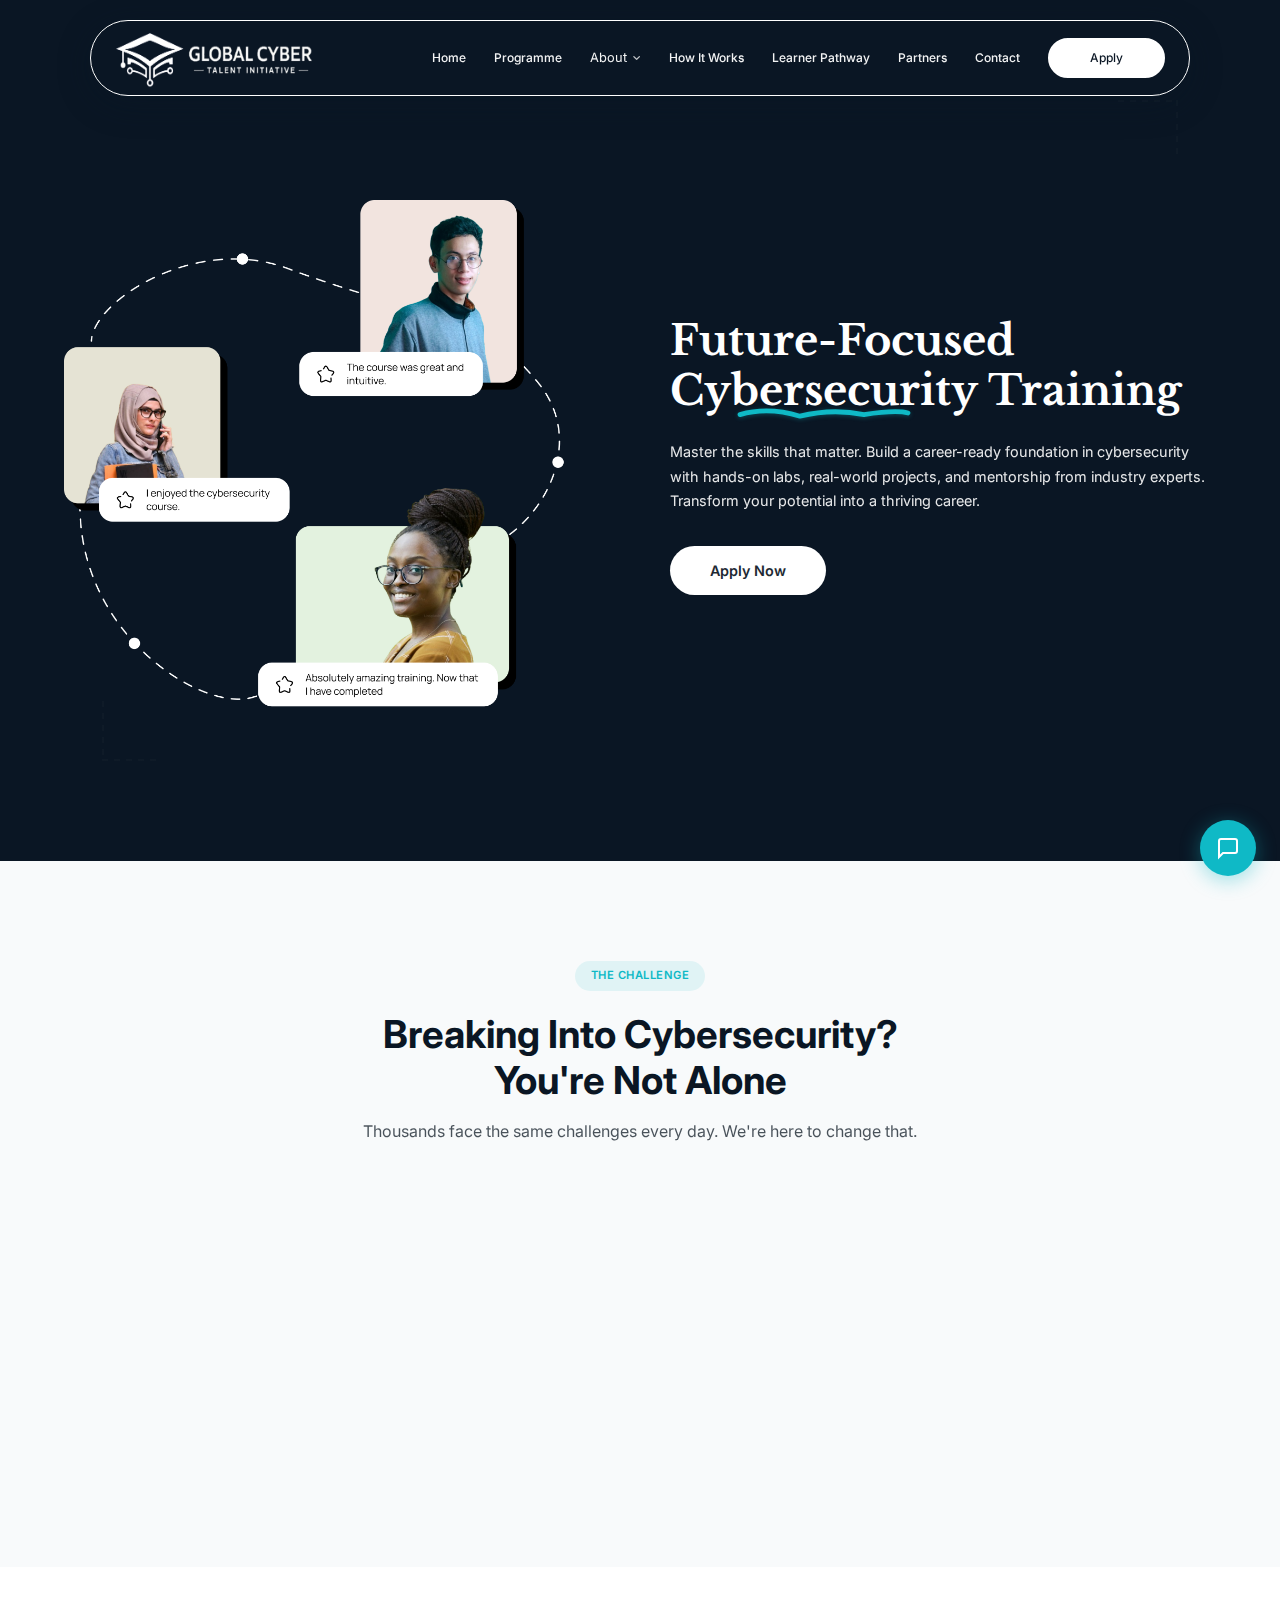
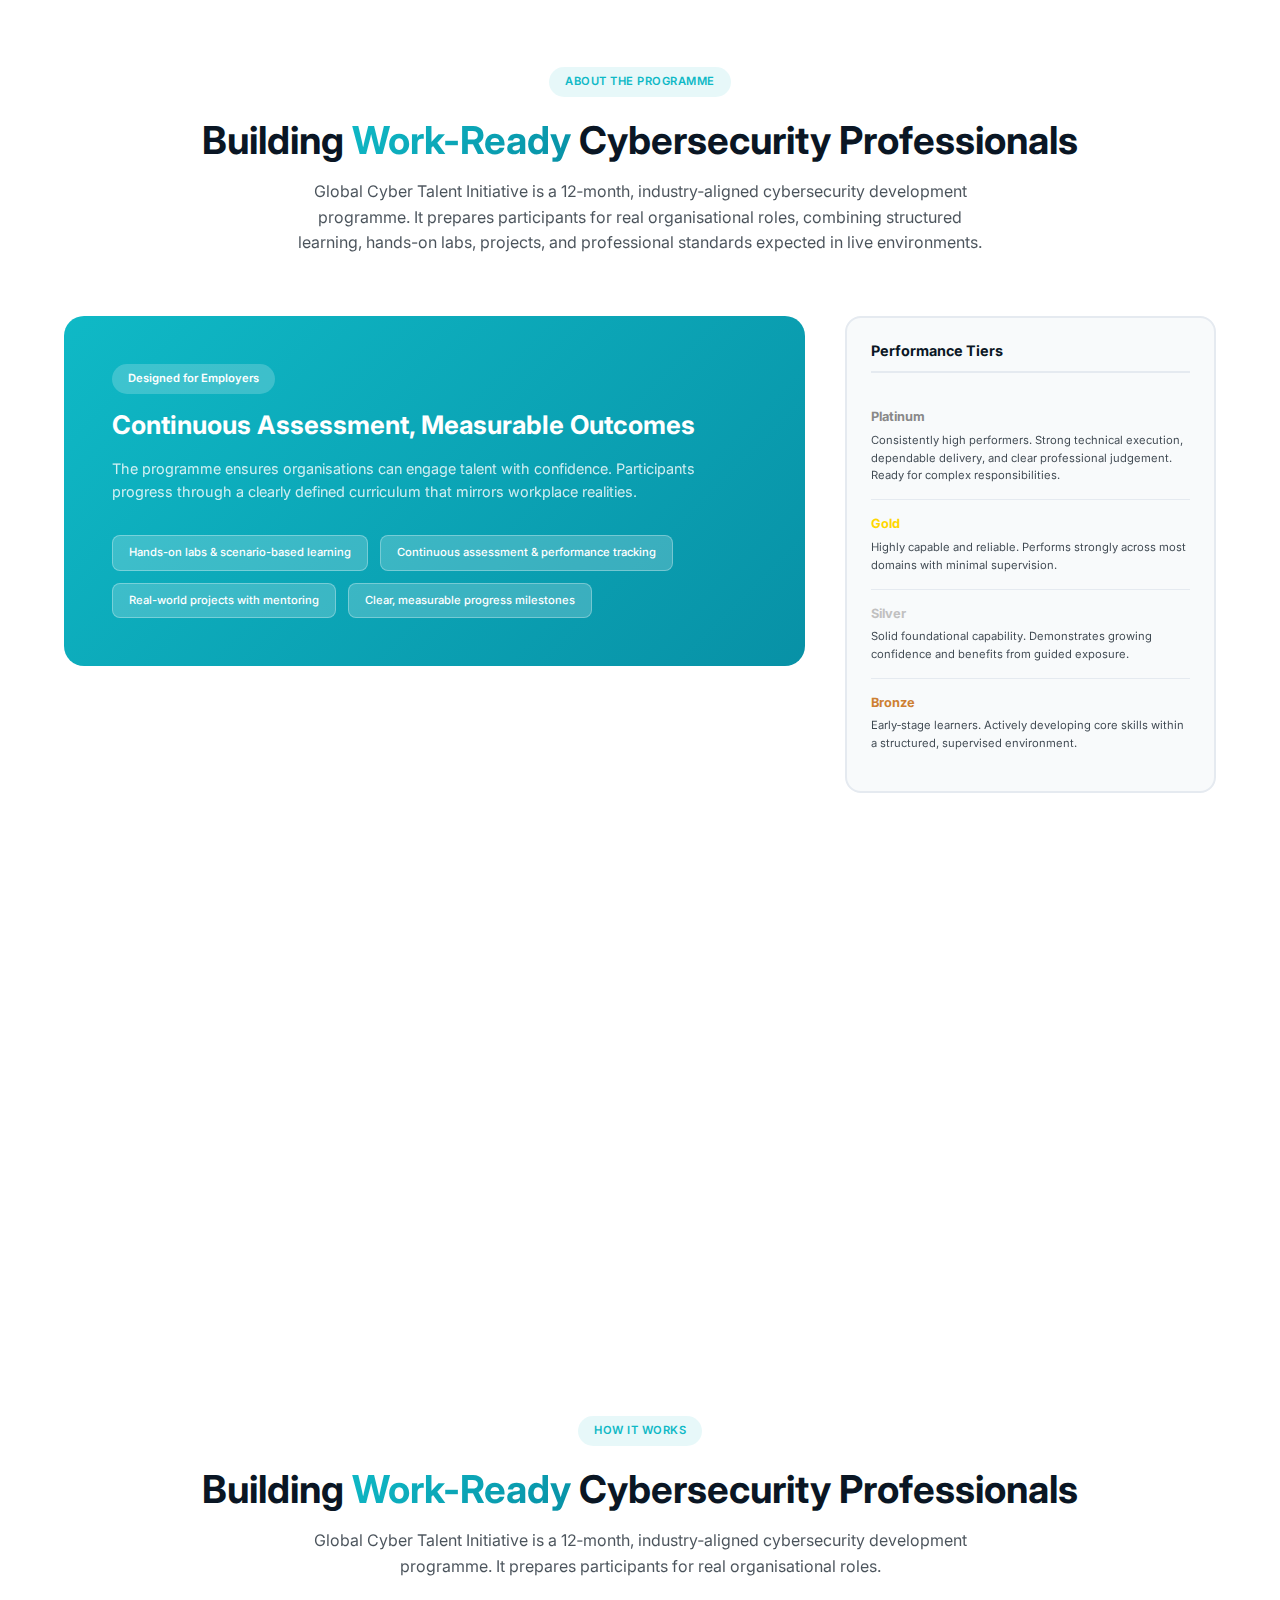
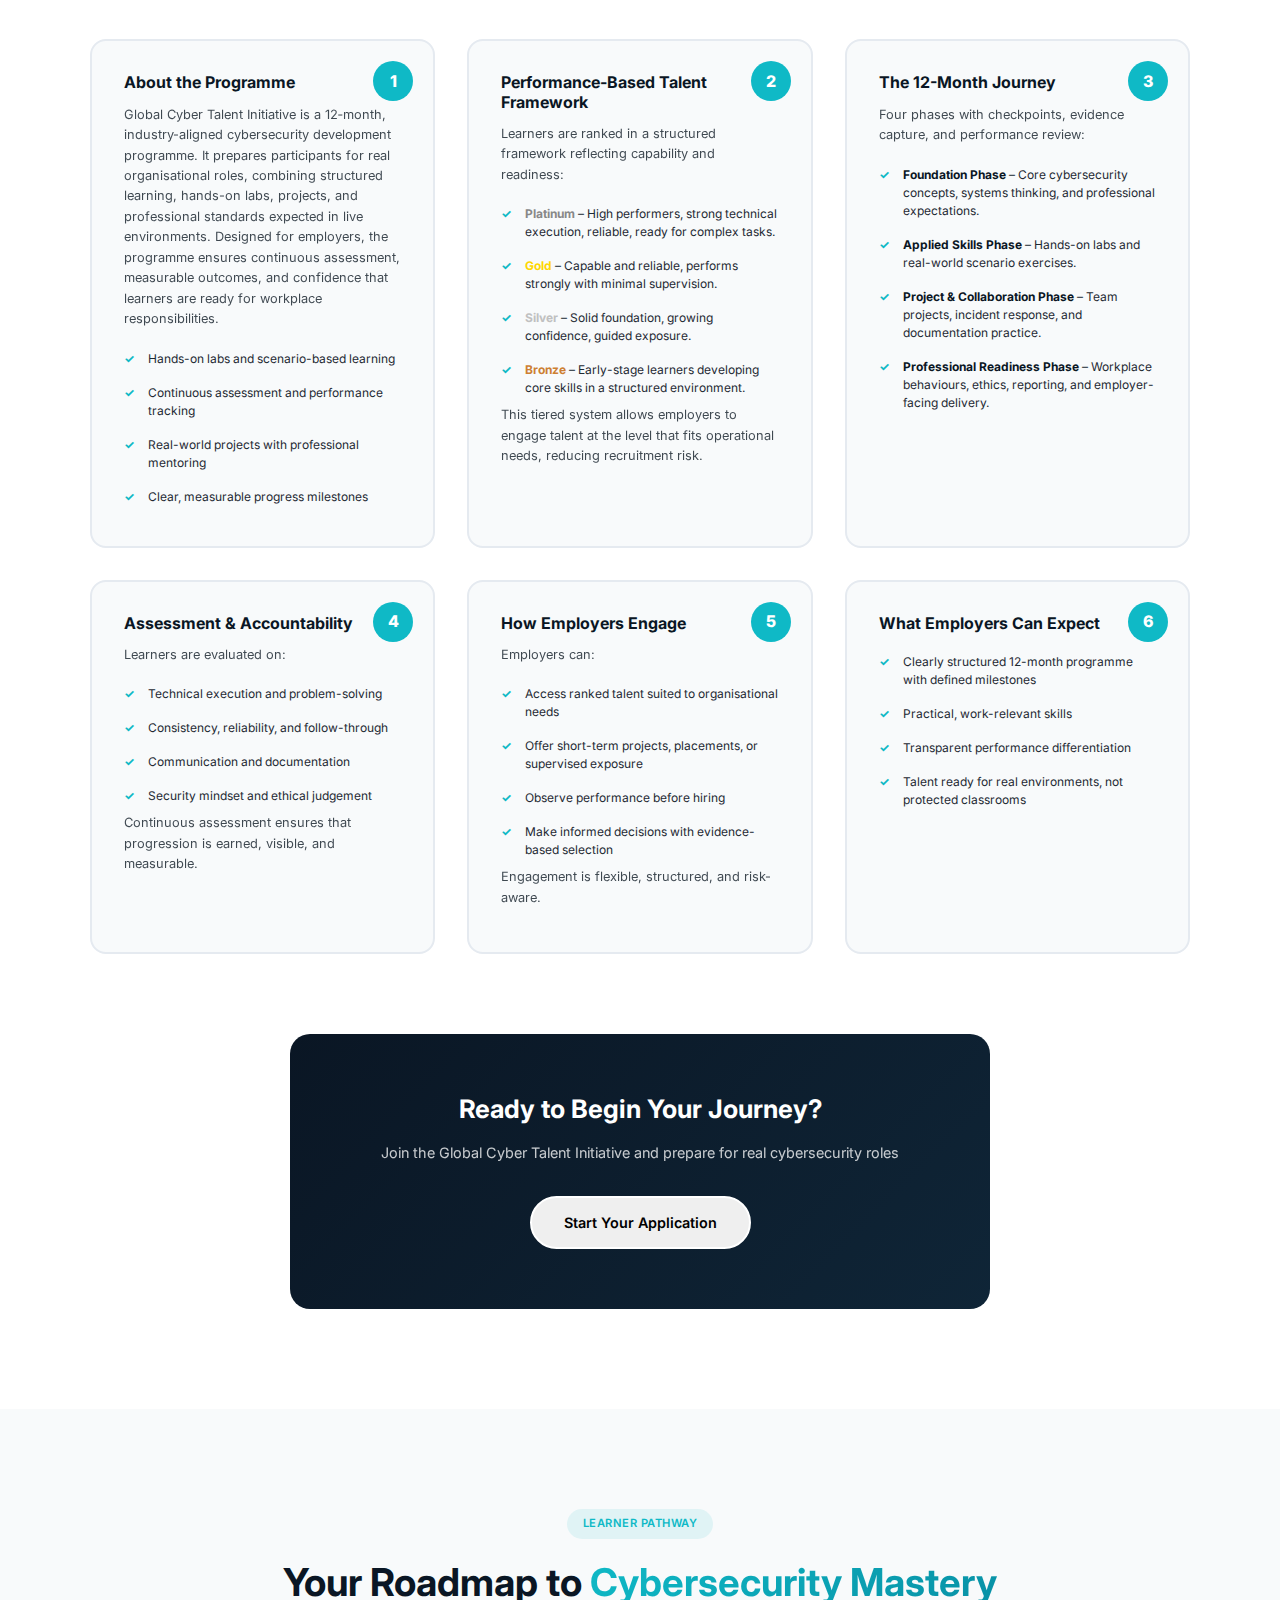
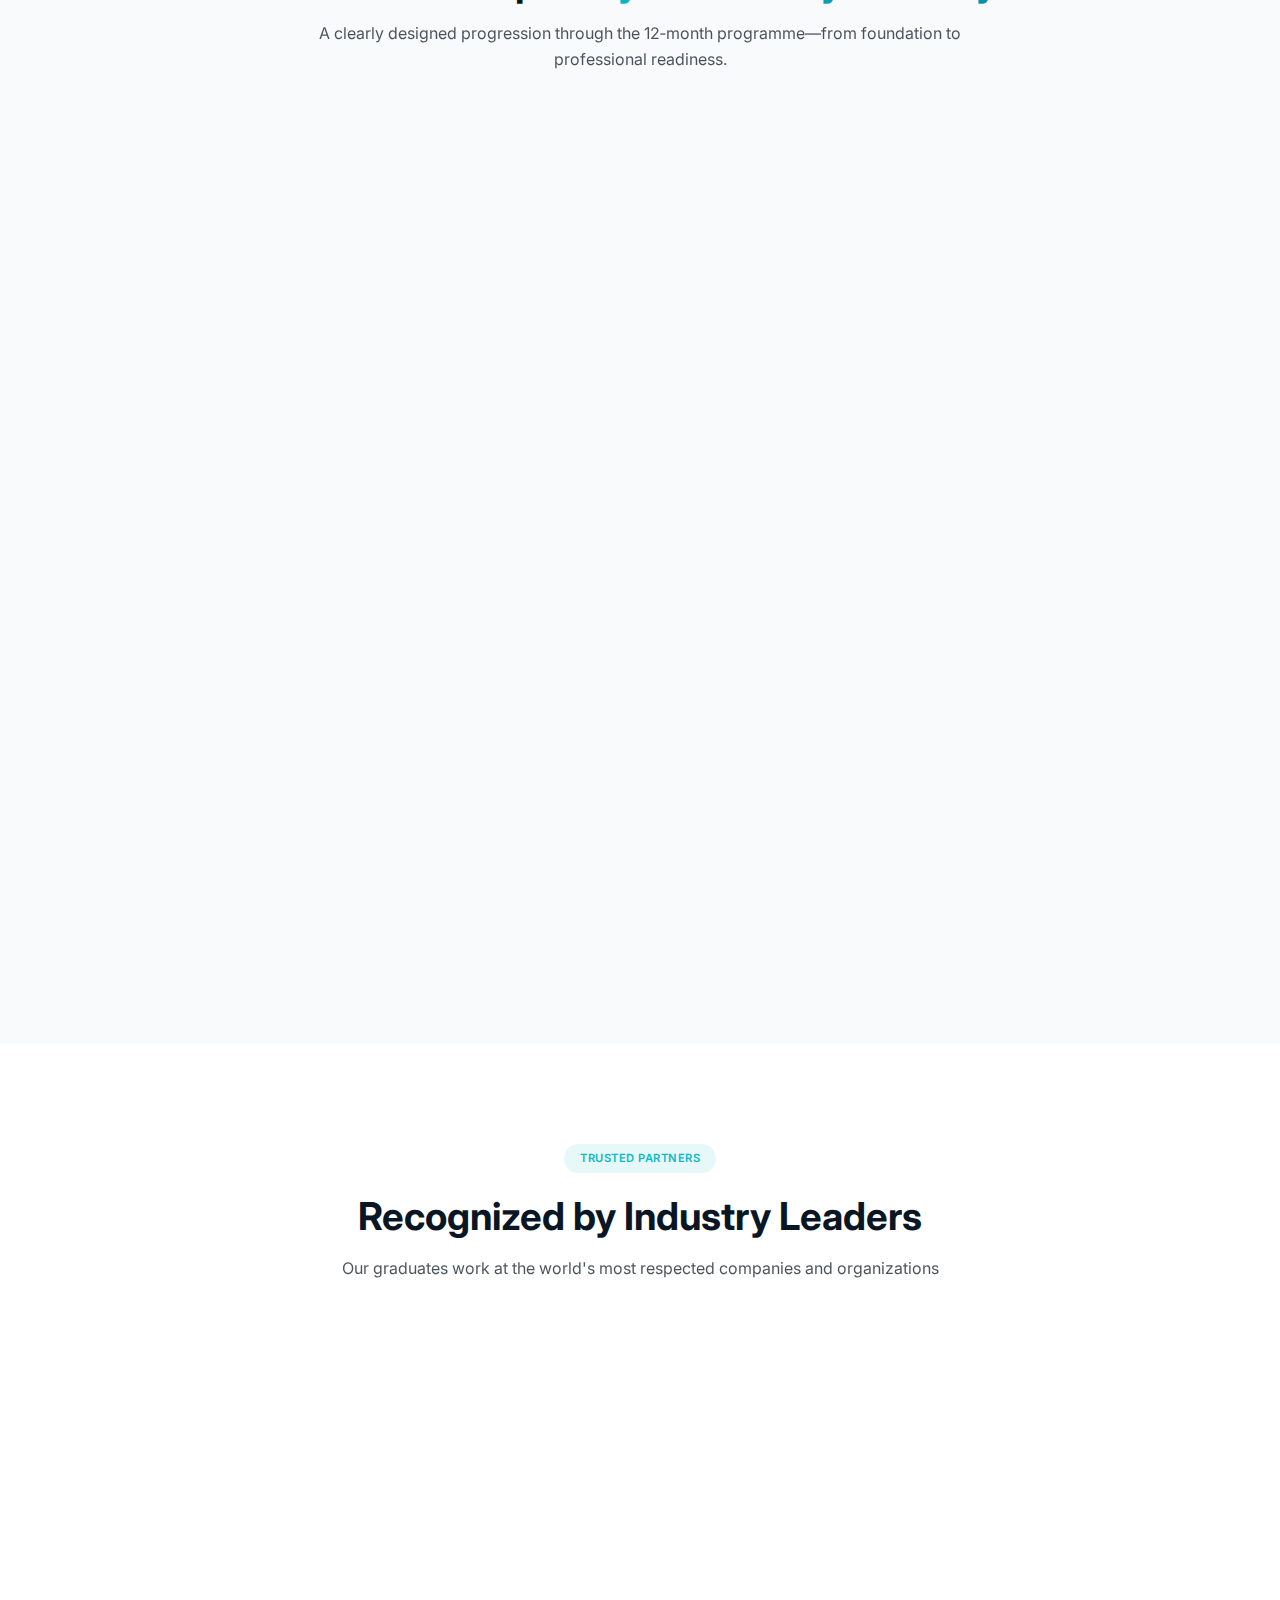
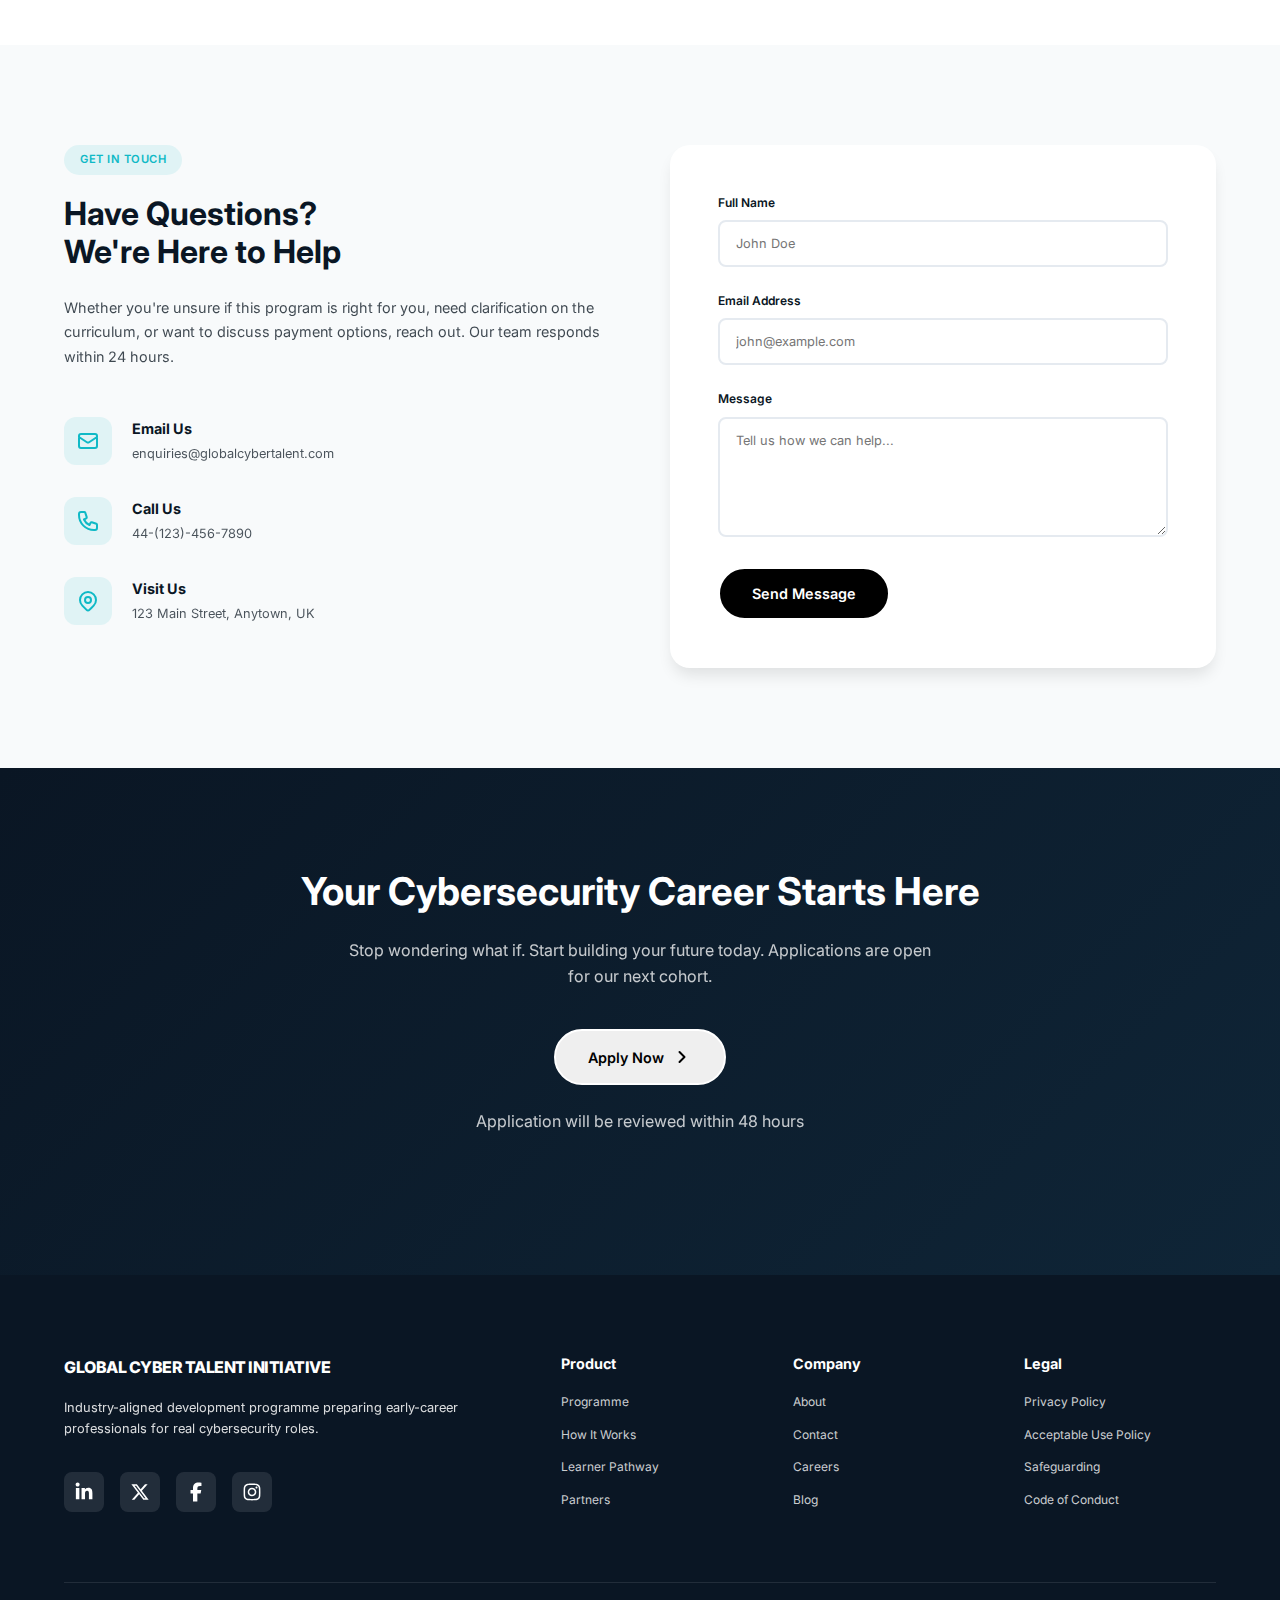
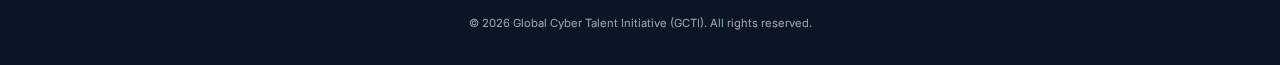
<file: index.html>
<!DOCTYPE html>
<html lang="en">
<head>
    <meta charset="UTF-8">
    <meta name="viewport" content="width=device-width, initial-scale=1.0">
    <title>GCTI - Future-Ready Cybersecurity Training</title>
    <link rel="preconnect" href="https://fonts.googleapis.com">
    <link rel="preconnect" href="https://fonts.gstatic.com" crossorigin>
    <link href="https://fonts.googleapis.com/css2?family=Inter:wght@300;400;500;600;700;800;900&family=Libre+Baskerville:ital,wght@0,400;0,700;1,400&display=swap" rel="stylesheet">
    <link rel="stylesheet" href="styles.css">

    <link rel="icon" type="image/png" sizes="32x32" href="img/favicon2.png">
    <!-- Icons -->
    <link rel="stylesheet" href="https://cdnjs.cloudflare.com/ajax/libs/font-awesome/6.4.2/css/all.min.css"/>
</head>
<body>
    <!-- Navigation Bar -->
    <nav class="navbar" id="navbar">
        <div class="container nav-container">
            <div class="logo">
                <a href="#home">
                    <img src="img/logo4.png" alt="GCTI Logo" style="width: 200px;">
                </a>
            </div>
            <button class="mobile-menu-toggle" id="mobileMenuToggle" aria-label="Toggle menu">
                <span></span>
                <span></span>
                <span></span>
            </button>
            <ul class="nav-links" id="navLinks">
                <li><a href="#home">Home</a></li>
                <li><a href="#programme">Programme</a></li>
                <li class="nav-item-has-dropdown">
                    <button class="nav-dropdown-toggle" type="button">
                        About
                        <span class="nav-dropdown-caret"><i class="fa-solid fa-angle-down"></i></span>
                    </button>
                    <ul class="nav-dropdown">
                        <li><a href="about.html">About GCTI</a></li>
                        <li><a href="programme-overview.html">Programme Overview</a></li>
                    </ul>
                </li>
                <li><a href="#how-it-works">How It Works</a></li>
                <li><a href="#learner-pathway">Learner Pathway</a></li>
                <li><a href="#partners">Partners</a></li>
                <li><a href="#contact">Contact</a></li>
                <li><a href="#apply" class="btn btn-primary">Apply</a></li>
            </ul>
        </div>
    </nav>

    <!-- Hero Section -->
    <section id="home" class="hero hero-light">
        <div class="hero-dots hero-dots-tr" aria-hidden="true"></div>
        <div class="hero-dots hero-dots-bl" aria-hidden="true"></div>
        <div class="container hero-container">
            <div class="hero-grid">
                <div class="hero-visual">
                    <img 
                        src="img/hero-section-image-white.png" 
                        alt="Student testimonials - The course was great and intuitive, I enjoyed the cybersecurity course, Absolutely amazing training"
                        class="hero-testimonial-img"
                    >
                </div>
                <div class="hero-content">
                    <h1 class="hero-title">
                        <span class="hero-title-rotating-wrap"><span class="hero-title-rotating" id="heroRotatingWord" aria-live="polite">Future-Focused</span></span> <span class="hero-title-underline">Cybersecurity</span> Training
                    </h1>
                    <p class="hero-subtitle">
                        Master the skills that matter. Build a career-ready foundation in cybersecurity 
                        with hands-on labs, real-world projects, and mentorship from industry experts. 
                        Transform your potential into a thriving career.
                    </p>
                    <button class="btn btn-hero-cta" onclick="openApplyModal()">
                        Apply Now
                    </button>
                </div>
            </div>
        </div>
    </section>

    <!-- Problem Section (Inspired by Worktella) -->
    <section class="problem-section">
        <div class="container">
            <div class="section-badge">The Challenge</div>
            <h2 class="section-title">Breaking Into Cybersecurity?<br>You're Not Alone</h2>
            <p class="section-subtitle">Thousands face the same challenges every day. We're here to change that.</p>
            
            <div class="problem-grid">
                <div class="problem-card">
                    <div class="problem-icon" style="background: #FFF3E0;">
                        <svg width="24" height="24" viewBox="0 0 24 24" fill="none">
                            <path d="M12 2L2 7L12 12L22 7L12 2Z" stroke="#FF9800" stroke-width="2" stroke-linejoin="round"/>
                            <path d="M2 17L12 22L22 17" stroke="#FF9800" stroke-width="2" stroke-linecap="round" stroke-linejoin="round"/>
                            <path d="M2 12L12 17L22 12" stroke="#FF9800" stroke-width="2" stroke-linecap="round" stroke-linejoin="round"/>
                        </svg>
                    </div>
                    <h3>Theory Over Practice</h3>
                    <p>You've watched countless tutorials and earned certificates, but when it's time to apply for jobs, you realize you lack real, hands-on experience that employers demand.</p>
                </div>
                
                <div class="problem-card">
                    <div class="problem-icon" style="background: #E3F2FD;">
                        <svg width="24" height="24" viewBox="0 0 24 24" fill="none">
                            <rect x="3" y="3" width="18" height="18" rx="2" stroke="#2196F3" stroke-width="2"/>
                            <path d="M9 9L15 15M15 9L9 15" stroke="#2196F3" stroke-width="2" stroke-linecap="round"/>
                        </svg>
                    </div>
                    <h3>Generic Training</h3>
                    <p>One-size-fits-all courses don't account for your unique background, learning pace, or career goals. You need personalized guidance and mentorship, not just video lectures.</p>
                </div>
                
                <div class="problem-card">
                    <div class="problem-icon" style="background: #F3E5F5;">
                        <svg width="24" height="24" viewBox="0 0 24 24" fill="none">
                            <rect x="3" y="7" width="18" height="13" rx="2" stroke="#9C27B0" stroke-width="2"/>
                            <rect x="8" y="4" width="8" height="4" rx="1" stroke="#9C27B0" stroke-width="2"/>
                            <path d="M16 7V6C16 5.44772 15.5523 5 15 5H9C8.44772 5 8 5.44772 8 6V7" stroke="#9C27B0" stroke-width="2"/>
                            <path d="M3 12H21" stroke="#9C27B0" stroke-width="2"/>
                        </svg>
                    </div>
                    <h3>Job Market Disconnect</h3>
                    <p>Traditional programs teach outdated skills or ignore what employers actually need. You graduate without the practical experience or portfolio to land your first role.</p>
                </div>
            </div>
        </div>
    </section>

    <!-- Programme Section -->
    <section id="programme" class="programme-section">
        <div class="container">
            <div class="section-badge">About the Programme</div>
            <h2 class="section-title">Building <span class="gradient-text">Work-Ready</span> Cybersecurity Professionals</h2>
            <p class="section-subtitle">Global Cyber Talent Initiative is a 12‑month, industry‑aligned cybersecurity development programme. It prepares participants for real organisational roles, combining structured learning, hands-on labs, projects, and professional standards expected in live environments.</p>
            
            <div class="programme-content">
                <div class="programme-main">
                    <div class="programme-hero-card">
                        <div class="programme-tag">Designed for Employers</div>
                        <h3>Continuous Assessment, Measurable Outcomes</h3>
                        <p>The programme ensures organisations can engage talent with confidence. Participants progress through a clearly defined curriculum that mirrors workplace realities.</p>
                        
                        <div class="skill-tags">
                            <span class="skill-tag">Hands-on labs & scenario-based learning</span>
                            <span class="skill-tag">Continuous assessment & performance tracking</span>
                            <span class="skill-tag">Real-world projects with mentoring</span>
                            <span class="skill-tag">Clear, measurable progress milestones</span>
                        </div>
                    </div>

                    <div class="programme-features">
                        <div class="feature-card">
                            <div class="feature-icon">
                                <svg width="32" height="32" viewBox="0 0 32 32" fill="none">
                                    <path d="M16 4L4 10L16 16L28 10L16 4Z" stroke="#0FB9C6" stroke-width="2.5" stroke-linejoin="round"/>
                                    <path d="M4 22L16 28L28 22" stroke="#0FB9C6" stroke-width="2.5" stroke-linecap="round" stroke-linejoin="round"/>
                                    <path d="M4 16L16 22L28 16" stroke="#0FB9C6" stroke-width="2.5" stroke-linecap="round" stroke-linejoin="round"/>
                                </svg>
                            </div>
                            <div class="feature-content">
                                <h4>Structured Learning</h4>
                                <p>Learning is active, measurable, and outcome‑driven. Unlike short courses or purely theoretical training, learners are continuously assessed across technical capability, reliability, communication, and security mindset.</p>
                            </div>
                        </div>

                        <div class="feature-card">
                            <div class="feature-icon">
                                <svg width="32" height="32" viewBox="0 0 32 32" fill="none">
                                    <path d="M16 28C22.6274 28 28 22.6274 28 16C28 9.37258 22.6274 4 16 4C9.37258 4 4 9.37258 4 16C4 22.6274 9.37258 28 16 28Z" stroke="#0FB9C6" stroke-width="2.5"/>
                                    <path d="M16 10V16L20 20" stroke="#0FB9C6" stroke-width="2.5" stroke-linecap="round"/>
                                </svg>
                            </div>
                            <div class="feature-content">
                                <h4>Performance-Based Talent Framework</h4>
                                <p>Learners are ranked within a structured framework. These tiers reflect demonstrated capability and readiness—not potential promises. Employers can engage talent at the level that matches their risk appetite and business needs.</p>
                            </div>
                        </div>

                        <div class="feature-card">
                            <div class="feature-icon">
                                <svg width="32" height="32" viewBox="0 0 32 32" fill="none">
                                    <rect x="6" y="10" width="20" height="16" rx="2" stroke="#0FB9C6" stroke-width="2.5"/>
                                    <path d="M12 10V8C12 5.79086 13.7909 4 16 4C18.2091 4 20 5.79086 20 8V10" stroke="#0FB9C6" stroke-width="2.5" stroke-linecap="round"/>
                                    <circle cx="16" cy="18" r="2" fill="#0FB9C6"/>
                                </svg>
                            </div>
                            <div class="feature-content">
                                <h4>What Employers Can Expect</h4>
                                <p>A clearly structured 12‑month programme with defined milestones; practical, work‑relevant skills; ongoing assessment rather than one‑off certification; transparent performance differentiation; and talent that understands professional standards, not just tools.</p>
                            </div>
                        </div>
                    </div>
                </div>

                <div class="programme-sidebar">
                    <div class="info-card framework-card">
                        <h4 class="framework-title">Performance Tiers</h4>
                        <div class="framework-tier tier-platinum">
                            <span class="tier-name">Platinum</span>
                            <span class="tier-desc">Consistently high performers. Strong technical execution, dependable delivery, and clear professional judgement. Ready for complex responsibilities.</span>
                        </div>
                        <div class="framework-tier tier-gold">
                            <span class="tier-name">Gold</span>
                            <span class="tier-desc">Highly capable and reliable. Performs strongly across most domains with minimal supervision.</span>
                        </div>
                        <div class="framework-tier tier-silver">
                            <span class="tier-name">Silver</span>
                            <span class="tier-desc">Solid foundational capability. Demonstrates growing confidence and benefits from guided exposure.</span>
                        </div>
                        <div class="framework-tier tier-bronze">
                            <span class="tier-name">Bronze</span>
                            <span class="tier-desc">Early‑stage learners. Actively developing core skills within a structured, supervised environment.</span>
                        </div>
                    </div>
                </div>
            </div>
        </div>
    </section>

    <!-- How It Works Section -->
    <section id="how-it-works" class="how-it-works-section">
        <div class="container">
            <div class="section-badge">How It Works</div>
            <h2 class="section-title">Building <span class="gradient-text">Work-Ready</span> Cybersecurity Professionals</h2>
            <p class="section-subtitle">Global Cyber Talent Initiative is a 12‑month, industry‑aligned cybersecurity development programme. It prepares participants for real organisational roles.</p>
            
            <div class="how-it-works-grid">
                <div class="how-block">
                    <div class="how-block-number">1</div>
                    <h3>About the Programme</h3>
                    <p>Global Cyber Talent Initiative is a 12‑month, industry-aligned cybersecurity development programme. It prepares participants for real organisational roles, combining structured learning, hands-on labs, projects, and professional standards expected in live environments. Designed for employers, the programme ensures continuous assessment, measurable outcomes, and confidence that learners are ready for workplace responsibilities.</p>
                    <ul class="how-highlights">
                        <li>Hands-on labs and scenario-based learning</li>
                        <li>Continuous assessment and performance tracking</li>
                        <li>Real-world projects with professional mentoring</li>
                        <li>Clear, measurable progress milestones</li>
                    </ul>
                </div>

                <div class="how-block">
                    <div class="how-block-number">2</div>
                    <h3>Performance-Based Talent Framework</h3>
                    <p>Learners are ranked in a structured framework reflecting capability and readiness:</p>
                    <ul class="how-highlights">
                        <li><strong class="tier-platinum">Platinum</strong> – High performers, strong technical execution, reliable, ready for complex tasks.</li>
                        <li><strong class="tier-gold">Gold</strong> – Capable and reliable, performs strongly with minimal supervision.</li>
                        <li><strong class="tier-silver">Silver</strong> – Solid foundation, growing confidence, guided exposure.</li>
                        <li><strong class="tier-bronze">Bronze</strong> – Early-stage learners developing core skills in a structured environment.</li>
                    </ul>
                    <p>This tiered system allows employers to engage talent at the level that fits operational needs, reducing recruitment risk.</p>
                </div>

                <div class="how-block">
                    <div class="how-block-number">3</div>
                    <h3>The 12-Month Journey</h3>
                    <p>Four phases with checkpoints, evidence capture, and performance review:</p>
                    <ul class="how-highlights">
                        <li><strong>Foundation Phase</strong> – Core cybersecurity concepts, systems thinking, and professional expectations.</li>
                        <li><strong>Applied Skills Phase</strong> – Hands-on labs and real-world scenario exercises.</li>
                        <li><strong>Project & Collaboration Phase</strong> – Team projects, incident response, and documentation practice.</li>
                        <li><strong>Professional Readiness Phase</strong> – Workplace behaviours, ethics, reporting, and employer-facing delivery.</li>
                    </ul>
                </div>

                <div class="how-block">
                    <div class="how-block-number">4</div>
                    <h3>Assessment & Accountability</h3>
                    <p>Learners are evaluated on:</p>
                    <ul class="how-highlights">
                        <li>Technical execution and problem-solving</li>
                        <li>Consistency, reliability, and follow-through</li>
                        <li>Communication and documentation</li>
                        <li>Security mindset and ethical judgement</li>
                    </ul>
                    <p>Continuous assessment ensures that progression is earned, visible, and measurable.</p>
                </div>

                <div class="how-block">
                    <div class="how-block-number">5</div>
                    <h3>How Employers Engage</h3>
                    <p>Employers can:</p>
                    <ul class="how-highlights">
                        <li>Access ranked talent suited to organisational needs</li>
                        <li>Offer short-term projects, placements, or supervised exposure</li>
                        <li>Observe performance before hiring</li>
                        <li>Make informed decisions with evidence-based selection</li>
                    </ul>
                    <p>Engagement is flexible, structured, and risk-aware.</p>
                </div>

                <div class="how-block">
                    <div class="how-block-number">6</div>
                    <h3>What Employers Can Expect</h3>
                    <ul class="how-highlights">
                        <li>Clearly structured 12-month programme with defined milestones</li>
                        <li>Practical, work-relevant skills</li>
                        <li>Transparent performance differentiation</li>
                        <li>Talent ready for real environments, not protected classrooms</li>
                    </ul>
                </div>
            </div>

            <div class="cta-box">
                <h3>Ready to Begin Your Journey?</h3>
                <p>Join the Global Cyber Talent Initiative and prepare for real cybersecurity roles</p>
                <button class="btn btn-primary btn-large" onclick="openApplyModal()">Start Your Application</button>
            </div>
        </div>
    </section>

    <!-- Learner Pathway Section -->
    <section id="learner-pathway" class="learner-pathway-section">
        <div class="container">
            <div class="section-badge">Learner Pathway</div>
            <h2 class="section-title">Your Roadmap to <span class="gradient-text">Cybersecurity Mastery</span></h2>
            <p class="section-subtitle">A clearly designed progression through the 12‑month programme—from foundation to professional readiness.</p>
            
            <div class="pathway pathway-simple">
                <div class="pathway-stage">
                    <div class="stage-header">
                        <div class="stage-number">Phase 1</div>
                        <h3>Foundation Phase</h3>
                        <div class="stage-duration">Core concepts</div>
                    </div>
                    <div class="stage-content">
                        <p class="stage-description">Core cybersecurity concepts, systems thinking, and professional expectations.</p>
                    </div>
                </div>
                <div class="pathway-stage">
                    <div class="stage-header">
                        <div class="stage-number">Phase 2</div>
                        <h3>Applied Skills Phase</h3>
                        <div class="stage-duration">Hands-on</div>
                    </div>
                    <div class="stage-content">
                        <p class="stage-description">Hands-on labs and real-world scenario exercises.</p>
                    </div>
                </div>
                <div class="pathway-stage">
                    <div class="stage-header">
                        <div class="stage-number">Phase 3</div>
                        <h3>Project & Collaboration Phase</h3>
                        <div class="stage-duration">Team work</div>
                    </div>
                    <div class="stage-content">
                        <p class="stage-description">Team projects, incident response, and documentation practice.</p>
                    </div>
                </div>
                <div class="pathway-stage">
                    <div class="stage-header">
                        <div class="stage-number">Phase 4</div>
                        <h3>Professional Readiness Phase</h3>
                        <div class="stage-duration">Employer-facing</div>
                    </div>
                    <div class="stage-content">
                        <p class="stage-description">Workplace behaviours, ethics, reporting, and employer-facing delivery. Each phase includes checkpoints, evidence capture, and performance review.</p>
                    </div>
                </div>
            </div>
        </div>
    </section>

    <!-- Partners Section -->
    <section id="partners" class="partners-section">
        <div class="container">
            <div class="section-badge">Trusted Partners</div>
            <h2 class="section-title">Recognized by Industry Leaders</h2>
            <p class="section-subtitle">Our graduates work at the world's most respected companies and organizations</p>
            
            <div class="partners-grid">
                <div class="partner-logo">
                    <img src="https://upload.wikimedia.org/wikipedia/commons/4/44/Microsoft_logo.svg" alt="Microsoft Logo" style="height:40px;" loading="lazy">
                </div>
                <div class="partner-logo">
                    <img src="https://upload.wikimedia.org/wikipedia/commons/2/2f/Google_2015_logo.svg" alt="Google Logo" style="height:40px;" loading="lazy">
                </div>
                <div class="partner-logo">
                    <img src="https://upload.wikimedia.org/wikipedia/commons/9/93/Amazon_Web_Services_Logo.svg" alt="AWS Logo" style="height:40px;" loading="lazy">
                </div>
                <div class="partner-logo">
                    <img src="https://logos-world.net/wp-content/uploads/2021/08/Cisco-Logo.png" alt="Cisco Logo" style="height:40px;" loading="lazy">
                </div>
                <div class="partner-logo">
                    <img src="https://upload.wikimedia.org/wikipedia/commons/5/51/IBM_logo.svg" alt="IBM Logo" style="height:40px;" loading="lazy">
                </div>
            </div>
        </div>
    </section>

    <!-- Contact Section -->
    <section id="contact" class="contact-section">
        <div class="container">
            <div class="contact-content">
                <div class="contact-info">
                    <div class="section-badge">Get In Touch</div>
                    <h2>Have Questions?<br>We're Here to Help</h2>
                    <p>Whether you're unsure if this program is right for you, need clarification on the curriculum, or want to discuss payment options, reach out. Our team responds within 24 hours.</p>
                    
                    <div class="contact-details">
                        <div class="contact-item">
                            <div class="contact-icon">
                                <svg width="24" height="24" viewBox="0 0 24 24" fill="none">
                                    <path d="M3 8L10.89 13.26C11.54 13.67 12.46 13.67 13.11 13.26L21 8M5 19H19C20.1046 19 21 18.1046 21 17V7C21 5.89543 20.1046 5 19 5H5C3.89543 5 3 5.89543 3 7V17C3 18.1046 3.89543 19 5 19Z" stroke="#0FB9C6" stroke-width="2" stroke-linecap="round" stroke-linejoin="round"/>
                                </svg>
                            </div>
                            <div>
                                <strong>Email Us</strong>
                                <p>enquiries@globalcybertalent.com</p>
                            </div>
                        </div>
                        
                        <div class="contact-item">
                            <div class="contact-icon">
                                <svg width="24" height="24" viewBox="0 0 24 24" fill="none">
                                    <path d="M3 5C3 3.89543 3.89543 3 5 3H8.27924C8.70967 3 9.09181 3.27543 9.22792 3.68377L10.7257 8.17721C10.8831 8.64932 10.6694 9.16531 10.2243 9.38787L7.96701 10.5165C9.06925 12.9612 11.0388 14.9308 13.4835 16.033L14.6121 13.7757C14.8347 13.3306 15.3507 13.1169 15.8228 13.2743L20.3162 14.7721C20.7246 14.9082 21 15.2903 21 15.7208V19C21 20.1046 20.1046 21 19 21H18C9.71573 21 3 14.2843 3 6V5Z" stroke="#0FB9C6" stroke-width="2" stroke-linecap="round" stroke-linejoin="round"/>
                                </svg>
                            </div>
                            <div>
                                <strong>Call Us</strong>
                                <p>44-(123)-456-7890</p>
                            </div>
                        </div>
                        
                        <div class="contact-item">
                            <div class="contact-icon">
                                <svg width="24" height="24" viewBox="0 0 24 24" fill="none">
                                    <path d="M17.6569 16.6569C16.7202 17.5935 14.7616 19.5521 13.4138 20.8999C12.6327 21.681 11.3677 21.6814 10.5866 20.9003C9.26234 19.576 7.34159 17.6553 6.34315 16.6569C3.21895 13.5327 3.21895 8.46734 6.34315 5.34315C9.46734 2.21895 14.5327 2.21895 17.6569 5.34315C20.781 8.46734 20.781 13.5327 17.6569 16.6569Z" stroke="#0FB9C6" stroke-width="2" stroke-linecap="round" stroke-linejoin="round"/>
                                    <circle cx="12" cy="11" r="3" stroke="#0FB9C6" stroke-width="2" stroke-linecap="round" stroke-linejoin="round"/>
                                </svg>
                            </div>
                            <div>
                                <strong>Visit Us</strong>
                                <p>123 Main Street, Anytown, UK</p>
                            </div>
                        </div>
                    </div>
                </div>

                <div class="contact-form-wrapper">
                    <form class="contact-form" id="contactForm">
                        <div class="form-group">
                            <label for="contactName">Full Name</label>
                            <input type="text" id="contactName" name="name" required placeholder="John Doe">
                        </div>
                        
                        <div class="form-group">
                            <label for="contactEmail">Email Address</label>
                            <input type="email" id="contactEmail" name="email" required placeholder="john@example.com">
                        </div>
                        
                        <div class="form-group">
                            <label for="contactMessage">Message</label>
                            <textarea id="contactMessage" name="message" rows="5" required placeholder="Tell us how we can help..."></textarea>
                        </div>
                        
                        <button type="submit" class="btn btn-primary btn-large" >Send Message</button>
                    </form>
                </div>
            </div>
        </div>
    </section>

    <!-- Apply Section (CTA) -->
    <section id="apply" class="apply-cta-section">
        <div class="container">
            <div class="apply-cta-content">
                <h2>Your Cybersecurity Career Starts Here</h2>
                <p>Stop wondering what if. Start building your future today. Applications are open for our next cohort.</p>
                <button class="btn btn-primary btn-large" onclick="openApplyModal()">
                    <span style="color: #000;">Apply Now</span>
                    <svg width="20" height="20" viewBox="0 0 20 20" fill="none" color="#000">
                        <path d="M7.5 15L12.5 10L7.5 5" stroke="currentColor" stroke-width="2" stroke-linecap="round" stroke-linejoin="round"/>
                    </svg>
                </button>
                <p class="apply-note">Application will be reviewed within 48 hours</p>
            </div>
        </div>
    </section>

    <!-- Footer -->
    <footer class="footer">
        <div class="container">
            <div class="footer-content">
                <div class="footer-brand">
                    <div class="footer-logo">GLOBAL CYBER TALENT INITIATIVE</div>
                    <p>Industry-aligned development programme preparing early-career professionals for real cybersecurity roles.</p>
                    <div class="social-links">
                        <a href="#" aria-label="LinkedIn">
                            <svg xmlns="http://www.w3.org/2000/svg" width="24" height="24" fill="#fff" viewBox="0 0 640 640">
                                <path d="M196.3 512L103.4 512L103.4 212.9L196.3 212.9L196.3 512zM149.8 172.1C120.1 172.1 96 147.5 96 117.8C96 103.5 101.7 89.9 111.8 79.8C121.9 69.7 135.6 64 149.8 64C164 64 177.7 69.7 187.8 79.8C197.9 89.9 203.6 103.6 203.6 117.8C203.6 147.5 179.5 172.1 149.8 172.1zM543.9 512L451.2 512L451.2 366.4C451.2 331.7 450.5 287.2 402.9 287.2C354.6 287.2 347.2 324.9 347.2 363.9L347.2 512L254.4 512L254.4 212.9L343.5 212.9L343.5 253.7L344.8 253.7C357.2 230.2 387.5 205.4 432.7 205.4C526.7 205.4 544 267.3 544 347.7L544 512L543.9 512z"/>
                            </svg>
                        </a>
                        <a href="#" aria-label="X (Twitter)">
                            <svg xmlns="http://www.w3.org/2000/svg" width="24" height="24" fill="#fff" viewBox="0 0 640 640">
                                <path d="M453.2 112L523.8 112L369.6 288.2L551 528L409 528L297.7 382.6L170.5 528L99.8 528L264.7 339.5L90.8 112L236.4 112L336.9 244.9L453.2 112zM428.4 485.8L467.5 485.8L215.1 152L173.1 152L428.4 485.8z"/>
                            </svg>
                        </a>
                        <a href="#" aria-label="Facebook">
                            <svg xmlns="http://www.w3.org/2000/svg" width="24" height="24" fill="#fff" viewBox="0 0 640 640">
                                <path d="M240 363.3L240 576L356 576L356 363.3L442.5 363.3L460.5 265.5L356 265.5L356 230.9C356 179.2 376.3 159.4 428.7 159.4C445 159.4 458.1 159.8 465.7 160.6L465.7 71.9C451.4 68 416.4 64 396.2 64C289.3 64 240 114.5 240 223.4L240 265.5L174 265.5L174 363.3L240 363.3z"/>
                            </svg>
                        </a>
                        <a href="#" aria-label="Instagram">
                            <svg xmlns="http://www.w3.org/2000/svg" width="24" height="24" fill="#fff" viewBox="0 0 640 640">
                                <path d="M320.3 205C256.8 204.8 205.2 256.2 205 319.7C204.8 383.2 256.2 434.8 319.7 435C383.2 435.2 434.8 383.8 435 320.3C435.2 256.8 383.8 205.2 320.3 205zM319.7 245.4C360.9 245.2 394.4 278.5 394.6 319.7C394.8 360.9 361.5 394.4 320.3 394.6C279.1 394.8 245.6 361.5 245.4 320.3C245.2 279.1 278.5 245.6 319.7 245.4zM413.1 200.3C413.1 185.5 425.1 173.5 439.9 173.5C454.7 173.5 466.7 185.5 466.7 200.3C466.7 215.1 454.7 227.1 439.9 227.1C425.1 227.1 413.1 215.1 413.1 200.3zM542.8 227.5C541.1 191.6 532.9 159.8 506.6 133.6C480.4 107.4 448.6 99.2 412.7 97.4C375.7 95.3 264.8 95.3 227.8 97.4C192 99.1 160.2 107.3 133.9 133.5C107.6 159.7 99.5 191.5 97.7 227.4C95.6 264.4 95.6 375.3 97.7 412.3C99.4 448.2 107.6 480 133.9 506.2C160.2 532.4 191.9 540.6 227.8 542.4C264.8 544.5 375.7 544.5 412.7 542.4C448.6 540.7 480.4 532.5 506.6 506.2C532.8 480 541 448.2 542.8 412.3C544.9 375.3 544.9 264.5 542.8 227.5zM495 452C487.2 471.6 472.1 486.7 452.4 494.6C422.9 506.3 352.9 503.6 320.3 503.6C287.7 503.6 217.6 506.2 188.2 494.6C168.6 486.8 153.5 471.7 145.6 452C133.9 422.5 136.6 352.5 136.6 319.9C136.6 287.3 134 217.2 145.6 187.8C153.4 168.2 168.5 153.1 188.2 145.2C217.7 133.5 287.7 136.2 320.3 136.2C352.9 136.2 423 133.6 452.4 145.2C472 153 487.1 168.1 495 187.8C506.7 217.3 504 287.3 504 319.9C504 352.5 506.7 422.6 495 452z"/>
                            </svg>
                        </a>
                    </div>
                </div>

                <div class="footer-links">
                    <div class="footer-column">
                        <h4>Product</h4>
                        <ul>
                            <li><a href="#programme">Programme</a></li>
                            <li><a href="#how-it-works">How It Works</a></li>
                            <li><a href="#learner-pathway">Learner Pathway</a></li>
                            <li><a href="#partners">Partners</a></li>
                        </ul>
                    </div>

                    <div class="footer-column">
                        <h4>Company</h4>
                        <ul>
                            <li><a href="about.html">About</a></li>
                            <li><a href="#contact">Contact</a></li>
                            <li><a href="#careers">Careers</a></li>
                            <li><a href="#blog">Blog</a></li>
                        </ul>
                    </div>

                    <div class="footer-column">
                        <h4>Legal</h4>
                        <ul>
                            <li><a href="privacy.html">Privacy Policy</a></li>
                            <li><a href="aup.html">Acceptable Use Policy</a></li>
                            <li><a href="safeguarding.html">Safeguarding</a></li>
                            <li><a href="code-of-conduct.html">Code of Conduct</a></li>
                        </ul>
                    </div>
                </div>
            </div>

            <div class="footer-bottom">
                <p>&copy; 2026 Global Cyber Talent Initiative (GCTI). All rights reserved.</p>
            </div>
        </div>
    </footer>

    <!-- Apply Modal -->
    <div class="modal" id="applyModal">
        <div class="modal-overlay" onclick="closeApplyModal()"></div>
        <div class="modal-content">
            <button class="modal-close" onclick="closeApplyModal()" aria-label="Close modal">
                <svg width="24" height="24" viewBox="0 0 24 24" fill="none" stroke="currentColor" stroke-width="2">
                    <path d="M18 6L6 18M6 6L18 18"/>
                </svg>
            </button>
            
            <div class="modal-header">
                <h2>Global Cyber Talent Application Form</h2>
                <p>Complete this short application so we can understand your readiness, motivation, and fit for the programme.</p>
            </div>

            <form class="apply-form" id="applyForm">
                <!-- Progress bar: numbered circles + connecting line -->
                <div class="apply-progress">
                    <div class="apply-progress-track">
                        <div class="apply-progress-line" aria-hidden="true">
                            <div class="apply-progress-line-fill" id="applyProgressBarFill"></div>
                        </div>
                        <div class="apply-progress-steps">
                            <span class="apply-progress-dot" data-step="0"><span class="apply-progress-num">1</span></span>
                            <span class="apply-progress-dot" data-step="1"><span class="apply-progress-num">2</span></span>
                            <span class="apply-progress-dot" data-step="2"><span class="apply-progress-num">3</span></span>
                            <span class="apply-progress-dot" data-step="3"><span class="apply-progress-num">4</span></span>
                        </div>
                    </div>
                    <p class="apply-progress-label" id="applyProgressLabel" aria-live="polite">Step 1 of 4 — Introduction</p>
                </div>

                <div class="apply-form-message" id="applyFormMessage" role="alert" aria-live="assertive" hidden></div>

                <div class="apply-steps">
                    <!-- STEP 1: Introduction & Personal Information -->
                    <div class="apply-step" data-step-index="0" data-step-title="Programme Introduction & Personal Details">
                        <div class="apply-step-header">
                            <span class="apply-step-pill">Step 1</span>
                            <h3>Programme Introduction</h3>
                            <p>The Global Cyber Talent Initiative is a high‑quality skills programme designed to develop a diverse, industry‑ready pipeline of future cybersecurity professionals. Please complete all required fields accurately.</p>
                        </div>

                        <div class="apply-step-grid">
                            <div class="form-group">
                                <label for="fullName">Full Name *</label>
                                <input type="text" id="fullName" name="fullName" required placeholder="John Doe">
                            </div>

                            <div class="form-group">
                                <label for="email">Email Address *</label>
                                <input type="email" id="email" name="email" required placeholder="john@example.com">
                            </div>

                            <div class="form-group">
                                <label for="phone">Phone Number (Optional)</label>
                                <input type="tel" id="phone" name="phone" placeholder="+44 7123 456 789">
                                <small class="field-help">Include country code if outside the UK.</small>
                            </div>
                        </div>

                        <div class="apply-step-actions">
                            <button type="button" class="btn btn-secondary apply-back" data-step="0" disabled>Back</button>
                            <button type="button" class="btn btn-primary apply-next" data-step="0">Next</button>
                        </div>
                    </div>

                    <!-- STEP 2: Experience & Motivation -->
                    <div class="apply-step" data-step-index="1" data-step-title="Experience & Motivation">
                        <div class="apply-step-header">
                            <span class="apply-step-pill">Step 2</span>
                            <h3>Experience & Motivation</h3>
                            <p>Tell us where you are today and why this programme is the right next step for you.</p>
                        </div>

                        <div class="apply-step-grid">
                            <div class="form-group">
                                <label for="experienceLevel">Current Experience Level *</label>
                                <select id="experienceLevel" name="experienceLevel" required>
                                    <option value="">Select your experience level</option>
                                    <option value="beginner">Beginner (0–1 year)</option>
                                    <option value="intermediate">Intermediate (1–3 years)</option>
                                    <option value="advanced">Advanced (3+ years)</option>
                                    <option value="career-changer">Career‑changer (no prior experience but motivated)</option>
                                </select>
                            </div>

                            <div class="form-group">
                                <label for="motivation">Why do you want to join this programme? *</label>
                                <textarea id="motivation" name="motivation" rows="5" required placeholder="Tell us about your motivation, interest in cybersecurity, and how this programme supports your goals..."></textarea>
                                <small class="field-help">Minimum 50 characters.</small>
                            </div>

                            <div class="form-group">
                                <label for="startTimeframe">When can you start? *</label>
                                <select id="startTimeframe" name="startTimeframe" required>
                                    <option value="">Select your availability</option>
                                    <option value="immediately">Immediately</option>
                                    <option value="1-month">Within 1 month</option>
                                    <option value="3-months">Within 3 months</option>
                                    <option value="specific-date">On a specific date (please specify)</option>
                                </select>
                            </div>

                            <div class="form-group hidden" id="startDateRow">
                                <label for="startDateSpecific">Preferred start date</label>
                                <input type="date" id="startDateSpecific" name="startDateSpecific">
                            </div>
                        </div>

                        <div class="apply-step-actions">
                            <button type="button" class="btn btn-secondary apply-back" data-step="1">Back</button>
                            <button type="button" class="btn btn-primary apply-next" data-step="1">Next</button>
                        </div>
                    </div>

                    <!-- STEP 3: Funding & Sponsorship -->
                    <div class="apply-step" data-step-index="2" data-step-title="Funding & Sponsorship">
                        <div class="apply-step-header">
                            <span class="apply-step-pill">Step 3</span>
                            <h3>Funding & Sponsorship</h3>
                            <p>Let us know how you plan to fund your participation and whether any sponsorship is in place or being explored.</p>
                        </div>

                        <div class="apply-step-grid">
                            <div class="form-group">
                                <label for="fundingStatus">Funding Status *</label>
                                <select id="fundingStatus" name="fundingStatus" required>
                                    <option value="">How will your participation be funded?</option>
                                    <option value="self-funded">Self‑funded (I will cover my own training costs)</option>
                                    <option value="employer-sponsored">Employer‑sponsored</option>
                                    <option value="other-sponsored">Sponsored by another organisation</option>
                                    <option value="not-confirmed">Not yet confirmed (I am exploring funding options)</option>
                                </select>
                            </div>

                            <div class="form-group hidden" id="sponsorshipDetailsRow">
                                <label for="sponsorshipDetails">Sponsorship Details *</label>
                                <textarea id="sponsorshipDetails" name="sponsorshipDetails" rows="4" placeholder="Please provide the name of the sponsoring organisation and the primary contact person (if known)."></textarea>
                            </div>

                            <div class="form-group">
                                <label>Affordability Considerations (Optional)</label>
                                <div class="affordability-grid" role="group" aria-label="Affordability considerations">
                                    <label class="affordability-option">
                                        <input type="checkbox" name="affordability" value="payment-plan" data-label="I may require a payment plan">
                                        <span class="affordability-card">
                                            <span class="affordability-icon" aria-hidden="true"><i class="fa-solid fa-calendar-days"></i></span>
                                            <span class="affordability-text">
                                                <span class="affordability-title">Payment plan</span>
                                                <span class="affordability-desc">I may require a payment plan.</span>
                                            </span>
                                        </span>
                                    </label>

                                    <label class="affordability-option">
                                        <input type="checkbox" name="affordability" value="partial-sponsorship" data-label="I may require partial sponsorship">
                                        <span class="affordability-card">
                                            <span class="affordability-icon" aria-hidden="true"><i class="fa-solid fa-hand-holding-dollar"></i></span>
                                            <span class="affordability-text">
                                                <span class="affordability-title">Partial sponsorship</span>
                                                <span class="affordability-desc">I may require partial sponsorship.</span>
                                            </span>
                                        </span>
                                    </label>

                                    <label class="affordability-option">
                                        <input type="checkbox" name="affordability" value="external-funding" data-label="I am exploring external funding options">
                                        <span class="affordability-card">
                                            <span class="affordability-icon" aria-hidden="true"><i class="fa-solid fa-magnifying-glass-dollar"></i></span>
                                            <span class="affordability-text">
                                                <span class="affordability-title">Exploring funding</span>
                                                <span class="affordability-desc">I am exploring external funding options.</span>
                                            </span>
                                        </span>
                                    </label>

                                    <label class="affordability-option affordability-option-neutral">
                                        <input type="checkbox" name="affordability" value="no-concerns" data-label="I have no affordability concerns">
                                        <span class="affordability-card">
                                            <span class="affordability-icon" aria-hidden="true"><i class="fa-solid fa-circle-check"></i></span>
                                            <span class="affordability-text">
                                                <span class="affordability-title">No concerns</span>
                                                <span class="affordability-desc">I have no affordability concerns.</span>
                                            </span>
                                        </span>
                                    </label>

                                    <label class="affordability-option affordability-option-neutral">
                                        <input type="checkbox" name="affordability" value="prefer-not-to-say" data-label="Prefer not to say">
                                        <span class="affordability-card">
                                            <span class="affordability-icon" aria-hidden="true"><i class="fa-solid fa-user-shield"></i></span>
                                            <span class="affordability-text">
                                                <span class="affordability-title">Prefer not to say</span>
                                                <span class="affordability-desc">Prefer not to say.</span>
                                            </span>
                                        </span>
                                    </label>
                                </div>
                            </div>

                            <div class="form-group">
                                <label for="sponsorshipFile">Sponsorship Documentation (Optional)</label>
                                <input type="file" id="sponsorshipFile" name="sponsorshipFile" accept=".pdf,.docx,application/pdf,application/vnd.openxmlformats-officedocument.wordprocessingml.document">
                                <small class="field-help">Upload up to 1 file (PDF or DOCX) if you already have sponsorship confirmation or supporting documentation.</small>
                            </div>
                        </div>

                        <div class="apply-step-actions">
                            <button type="button" class="btn btn-secondary apply-back" data-step="2">Back</button>
                            <button type="button" class="btn btn-primary apply-next" data-step="2">Next</button>
                        </div>
                    </div>

                    <!-- STEP 4: Review & Submit -->
                    <div class="apply-step" data-step-index="3" data-step-title="Review & Submit">
                        <div class="apply-step-header">
                            <span class="apply-step-pill">Step 4</span>
                            <h3>Review & Submit</h3>
                            <p>Please review your responses before submitting. Once submitted, you will receive a confirmation email and details about next steps.</p>
                        </div>

                        <div class="apply-review-card">
                            <h4>Your Details</h4>
                            <div class="apply-review-grid">
                                <div>
                                    <span class="review-label">Full Name</span>
                                    <span class="review-value" id="reviewFullName"></span>
                                </div>
                                <div>
                                    <span class="review-label">Email</span>
                                    <span class="review-value" id="reviewEmail"></span>
                                </div>
                                <div>
                                    <span class="review-label">Phone</span>
                                    <span class="review-value" id="reviewPhone"></span>
                                </div>
                                <div>
                                    <span class="review-label">Experience Level</span>
                                    <span class="review-value" id="reviewExperience"></span>
                                </div>
                                <div>
                                    <span class="review-label">Start Timeline</span>
                                    <span class="review-value" id="reviewStart"></span>
                                </div>
                                <div>
                                    <span class="review-label">Funding Status</span>
                                    <span class="review-value" id="reviewFunding"></span>
                                </div>
                                <div>
                                    <span class="review-label">Affordability</span>
                                    <span class="review-value" id="reviewAffordability"></span>
                                </div>
                                <div>
                                    <span class="review-label">Sponsorship</span>
                                    <span class="review-value" id="reviewSponsorship"></span>
                                </div>
                            </div>

                            <div class="apply-review-motivation">
                                <span class="review-label">Your Motivation</span>
                                <p id="reviewMotivation"></p>
                            </div>
                        </div>

                        <div class="form-checkbox">
                            <input type="checkbox" id="consent" name="consent" required>
                            <label for="consent">I agree to receive communications about the programme and confirm that I understand the time commitment and participation requirements. *</label>
                        </div>

                        <div class="form-checkbox">
                            <input type="checkbox" id="declaration" name="declaration" required>
                            <label for="declaration">I confirm that the information provided in this application is accurate to the best of my knowledge. *</label>
                        </div>

                        <div class="apply-step-actions">
                            <button type="button" class="btn btn-secondary apply-back" data-step="3">Back</button>
                            <button type="submit" class="btn btn-primary btn-large">Submit Application</button>
                        </div>

                        <p class="form-note">Your information is secure and will never be shared. We'll review your application and get back to you within 48 hours.</p>
                    </div>
                </div>
            </form>
        </div>
    </div>

    <!-- Chatbot Widget -->
    <div class="chatbot-widget" id="chatbotWidget">
        <button class="chatbot-toggle" id="chatbotToggle" aria-label="Open programme chatbot">
            <svg class="chatbot-icon" width="24" height="24" viewBox="0 0 24 24" fill="none" stroke="currentColor" stroke-width="2">
                <path d="M21 15a2 2 0 0 1-2 2H7l-4 4V5a2 2 0 0 1 2-2h14a2 2 0 0 1 2 2z"/>
            </svg>
        </button>
        <div class="chatbot-panel" id="chatbotPanel">
            <div class="chatbot-header">
                <h3>Programme Assistant</h3>
                <button class="chatbot-close" id="chatbotClose" aria-label="Close chatbot">
                    <svg width="20" height="20" viewBox="0 0 24 24" fill="none" stroke="currentColor" stroke-width="2">
                        <path d="M18 6L6 18M6 6l12 12"/>
                    </svg>
                </button>
            </div>
            <div class="chatbot-messages" id="chatbotMessages">
                <div class="chatbot-message bot">
                    <p>Hi! I'm here to help with questions about the Global Cyber Talent Initiative. Ask me about the programme, duration, how to apply, or what you'll learn.</p>
                </div>
            </div>
            <div class="chatbot-input-area">
                <input type="text" id="chatbotInput" placeholder="Ask about the programme..." maxlength="200" aria-label="Type your question">
                <button class="chatbot-send" id="chatbotSend" aria-label="Send message">
                    <svg width="20" height="20" viewBox="0 0 24 24" fill="none" stroke="currentColor" stroke-width="2">
                        <path d="M22 2L11 13M22 2l-7 20-4-9-9-4 20-7z"/>
                    </svg>
                </button>
            </div>
        </div>
    </div>

    <script src="script.js"></script>
</body>
</html>
</file>
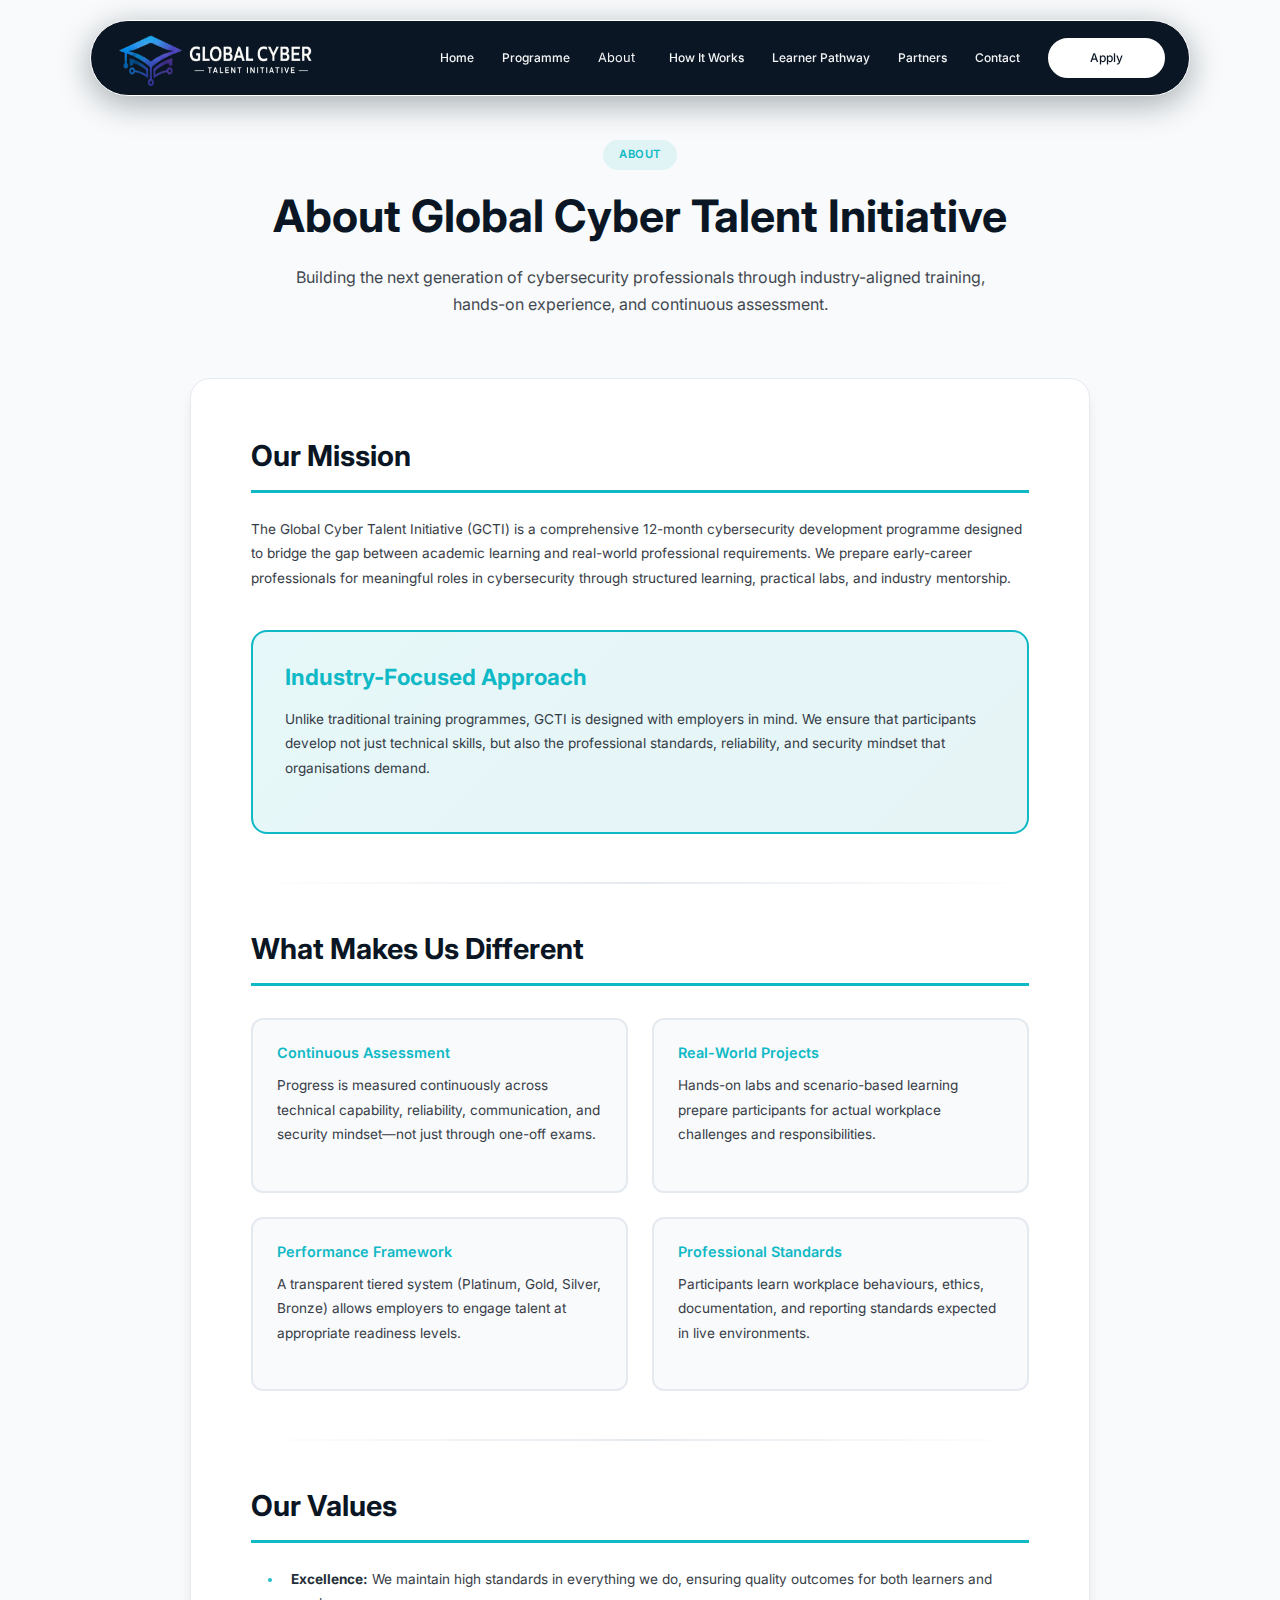
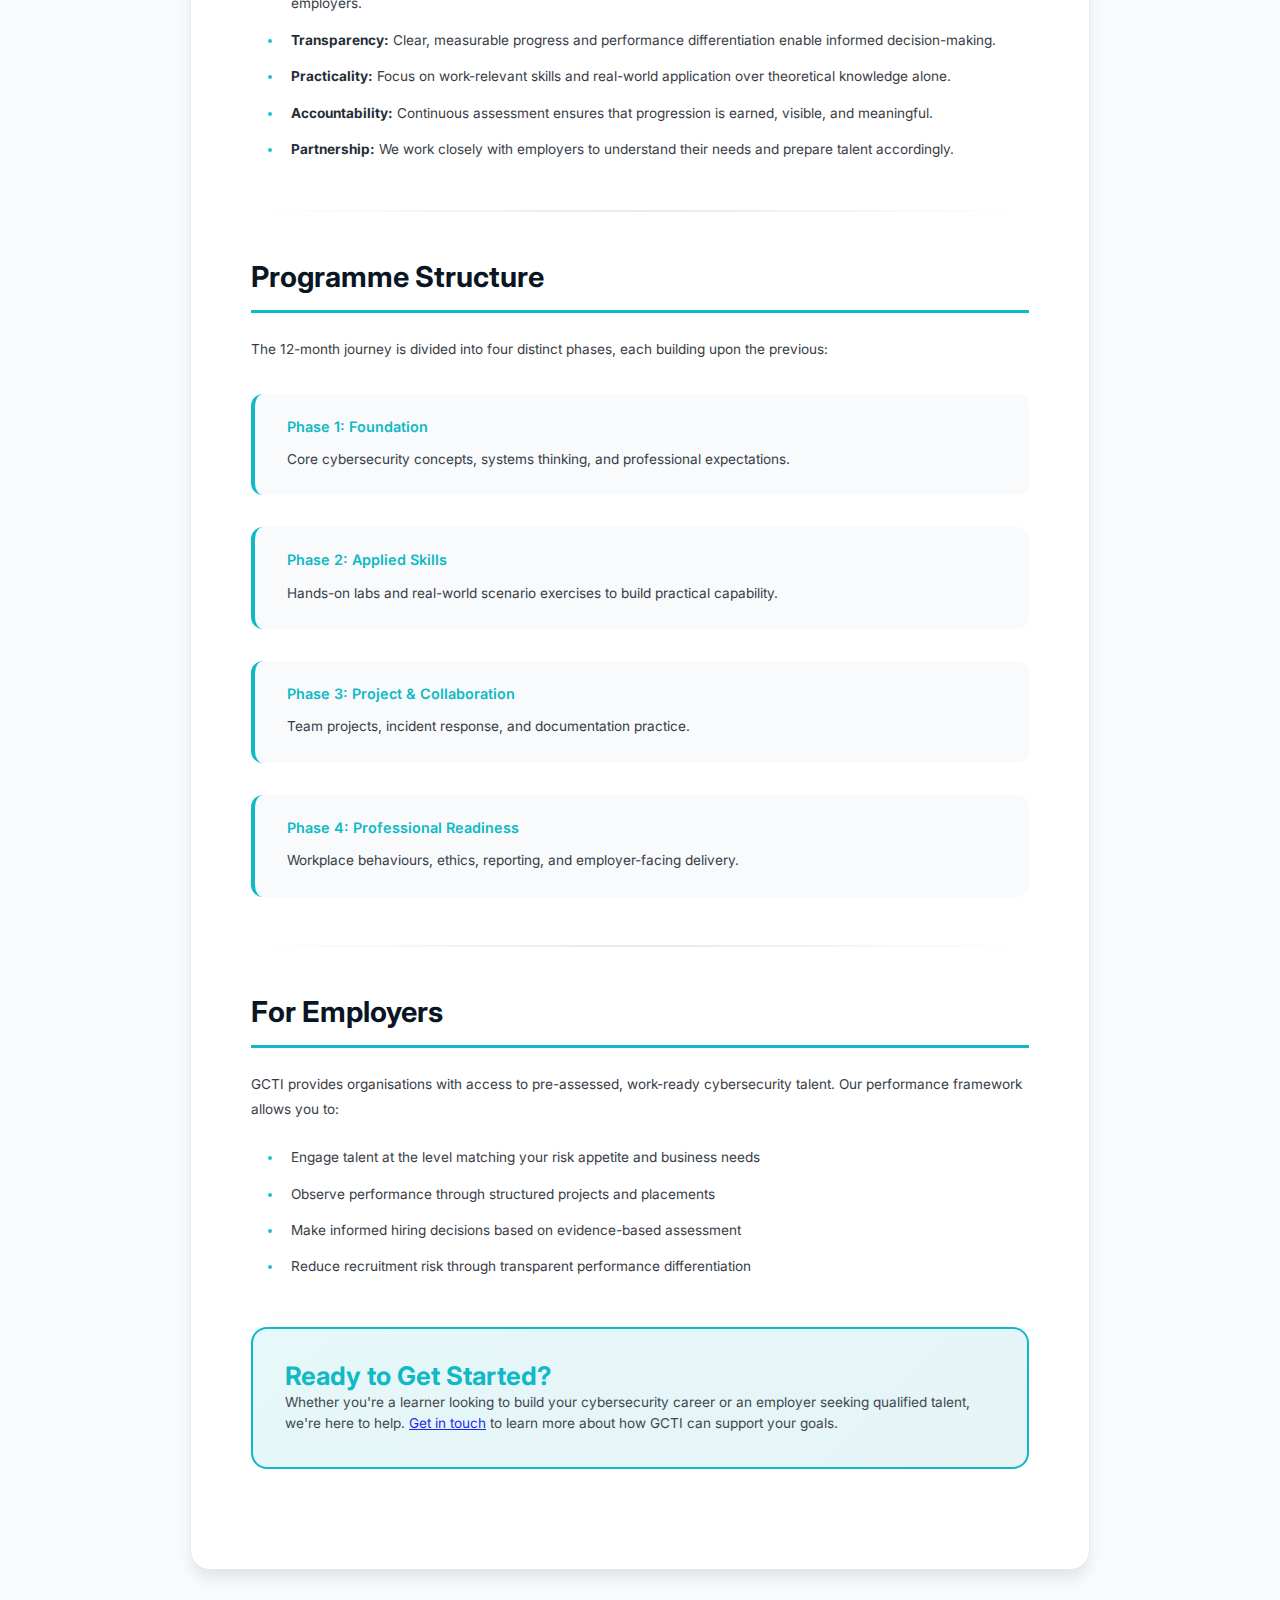
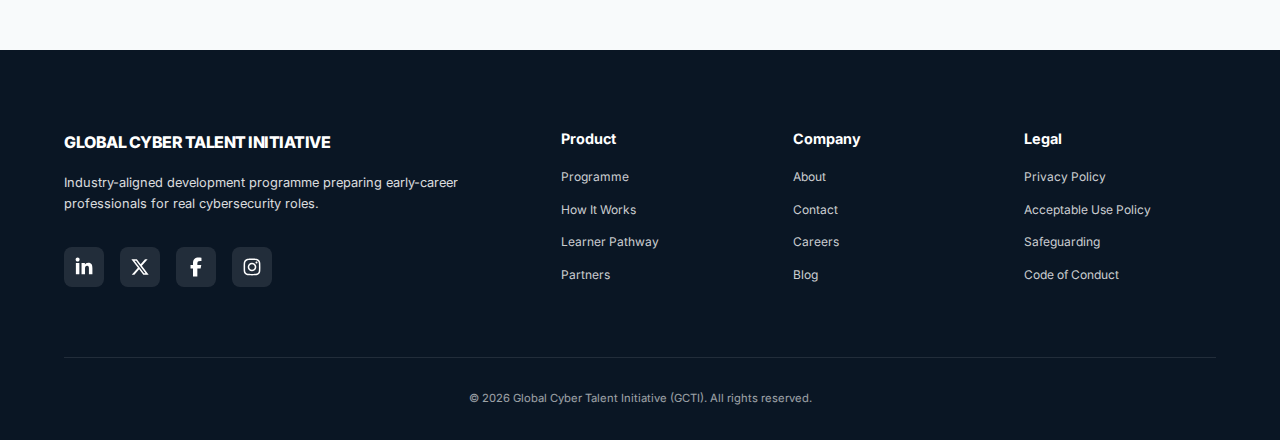
<file: about.html>
<!DOCTYPE html>
<html lang="en">
<head>
    <meta charset="UTF-8">
    <meta name="viewport" content="width=device-width, initial-scale=1.0">
    <title>About GCTI - Global Cyber Talent Initiative</title>
    <link rel="preconnect" href="https://fonts.googleapis.com">
    <link rel="preconnect" href="https://fonts.gstatic.com" crossorigin>
    <link href="https://fonts.googleapis.com/css2?family=Inter:wght@300;400;500;600;700;800;900&family=Libre+Baskerville:ital,wght@0,400;0,700;1,400&display=swap" rel="stylesheet">
    <link rel="stylesheet" href="styles.css">
    <link rel="icon" type="image/png" sizes="32x32" href="img/favicon.png">
</head>
<body>
    <nav class="navbar" id="navbar">
        <div class="container nav-container">
            <div class="logo">
                <a href="index.html#home">
                    <img src="img/logo3.png" alt="GCTI Logo" style="width: 200px;">
                </a>
            </div>
            <button class="mobile-menu-toggle" id="mobileMenuToggle" aria-label="Toggle menu">
                <span></span>
                <span></span>
                <span></span>
            </button>
            <ul class="nav-links" id="navLinks">
                <li><a href="index.html#home">Home</a></li>
                <li><a href="index.html#programme">Programme</a></li>
                <li class="nav-item-has-dropdown">
                    <button class="nav-dropdown-toggle" type="button">
                        About
                        <span class="nav-dropdown-caret"><i class="fa-solid fa-angle-down"></i></span>
                    </button>
                    <ul class="nav-dropdown">
                        <li><a href="about.html">About GCTI</a></li>
                        <li><a href="programme-overview.html">Programme Overview</a></li>
                    </ul>
                </li>
                <li><a href="index.html#how-it-works">How It Works</a></li>
                <li><a href="index.html#learner-pathway">Learner Pathway</a></li>
                <li><a href="index.html#partners">Partners</a></li>
                <li><a href="index.html#contact">Contact</a></li>
                <li><a href="index.html#apply" class="btn btn-primary">Apply</a></li>
            </ul>
        </div>
    </nav>

    <main class="content-page-main">
        <div class="container">
            <div class="content-hero">
                <div class="section-badge">About</div>
                <h1>About Global Cyber Talent Initiative</h1>
                <p>Building the next generation of cybersecurity professionals through industry-aligned training, hands-on experience, and continuous assessment.</p>
            </div>

            <div class="content-wrapper">
                <div class="content-section">
                    <h2>Our Mission</h2>
                    <p>The Global Cyber Talent Initiative (GCTI) is a comprehensive 12-month cybersecurity development programme designed to bridge the gap between academic learning and real-world professional requirements. We prepare early-career professionals for meaningful roles in cybersecurity through structured learning, practical labs, and industry mentorship.</p>
                    
                    <div class="content-highlight">
                        <h3>Industry-Focused Approach</h3>
                        <p>Unlike traditional training programmes, GCTI is designed with employers in mind. We ensure that participants develop not just technical skills, but also the professional standards, reliability, and security mindset that organisations demand.</p>
                    </div>
                </div>

                <hr class="content-divider">

                <div class="content-section">
                    <h2>What Makes Us Different</h2>
                    
                    <div class="content-grid">
                        <div class="content-grid-item">
                            <h4>Continuous Assessment</h4>
                            <p>Progress is measured continuously across technical capability, reliability, communication, and security mindset—not just through one-off exams.</p>
                        </div>
                        <div class="content-grid-item">
                            <h4>Real-World Projects</h4>
                            <p>Hands-on labs and scenario-based learning prepare participants for actual workplace challenges and responsibilities.</p>
                        </div>
                        <div class="content-grid-item">
                            <h4>Performance Framework</h4>
                            <p>A transparent tiered system (Platinum, Gold, Silver, Bronze) allows employers to engage talent at appropriate readiness levels.</p>
                        </div>
                        <div class="content-grid-item">
                            <h4>Professional Standards</h4>
                            <p>Participants learn workplace behaviours, ethics, documentation, and reporting standards expected in live environments.</p>
                        </div>
                    </div>
                </div>

                <hr class="content-divider">

                <div class="content-section">
                    <h2>Our Values</h2>
                    <ul>
                        <li><strong>Excellence:</strong> We maintain high standards in everything we do, ensuring quality outcomes for both learners and employers.</li>
                        <li><strong>Transparency:</strong> Clear, measurable progress and performance differentiation enable informed decision-making.</li>
                        <li><strong>Practicality:</strong> Focus on work-relevant skills and real-world application over theoretical knowledge alone.</li>
                        <li><strong>Accountability:</strong> Continuous assessment ensures that progression is earned, visible, and meaningful.</li>
                        <li><strong>Partnership:</strong> We work closely with employers to understand their needs and prepare talent accordingly.</li>
                    </ul>
                </div>

                <hr class="content-divider">

                <div class="content-section">
                    <h2>Programme Structure</h2>
                    <p>The 12-month journey is divided into four distinct phases, each building upon the previous:</p>
                    
                    <div class="content-card">
                        <h4>Phase 1: Foundation</h4>
                        <p>Core cybersecurity concepts, systems thinking, and professional expectations.</p>
                    </div>
                    
                    <div class="content-card">
                        <h4>Phase 2: Applied Skills</h4>
                        <p>Hands-on labs and real-world scenario exercises to build practical capability.</p>
                    </div>
                    
                    <div class="content-card">
                        <h4>Phase 3: Project & Collaboration</h4>
                        <p>Team projects, incident response, and documentation practice.</p>
                    </div>
                    
                    <div class="content-card">
                        <h4>Phase 4: Professional Readiness</h4>
                        <p>Workplace behaviours, ethics, reporting, and employer-facing delivery.</p>
                    </div>
                </div>

                <hr class="content-divider">

                <div class="content-section">
                    <h2>For Employers</h2>
                    <p>GCTI provides organisations with access to pre-assessed, work-ready cybersecurity talent. Our performance framework allows you to:</p>
                    <ul>
                        <li>Engage talent at the level matching your risk appetite and business needs</li>
                        <li>Observe performance through structured projects and placements</li>
                        <li>Make informed hiring decisions based on evidence-based assessment</li>
                        <li>Reduce recruitment risk through transparent performance differentiation</li>
                    </ul>
                </div>

                <div class="content-highlight">
                    <h3>Ready to Get Started?</h3>
                    <p>Whether you're a learner looking to build your cybersecurity career or an employer seeking qualified talent, we're here to help. <a href="index.html#contact">Get in touch</a> to learn more about how GCTI can support your goals.</p>
                </div>
            </div>
        </div>
    </main>

    <footer class="footer">
        <div class="container">
            <div class="footer-content">
                <div class="footer-brand">
                    <div class="footer-logo">GLOBAL CYBER TALENT INITIATIVE</div>
                    <p>Industry-aligned development programme preparing early-career professionals for real cybersecurity roles.</p>
                    <div class="social-links">
                        <a href="#" aria-label="LinkedIn">
                            <svg xmlns="http://www.w3.org/2000/svg" width="24" height="24" fill="#fff" viewBox="0 0 640 640">
                                <path d="M196.3 512L103.4 512L103.4 212.9L196.3 212.9L196.3 512zM149.8 172.1C120.1 172.1 96 147.5 96 117.8C96 103.5 101.7 89.9 111.8 79.8C121.9 69.7 135.6 64 149.8 64C164 64 177.7 69.7 187.8 79.8C197.9 89.9 203.6 103.6 203.6 117.8C203.6 147.5 179.5 172.1 149.8 172.1zM543.9 512L451.2 512L451.2 366.4C451.2 331.7 450.5 287.2 402.9 287.2C354.6 287.2 347.2 324.9 347.2 363.9L347.2 512L254.4 512L254.4 212.9L343.5 212.9L343.5 253.7L344.8 253.7C357.2 230.2 387.5 205.4 432.7 205.4C526.7 205.4 544 267.3 544 347.7L544 512L543.9 512z"/>
                            </svg>
                        </a>
                        <a href="#" aria-label="X (Twitter)">
                            <svg xmlns="http://www.w3.org/2000/svg" width="24" height="24" fill="#fff" viewBox="0 0 640 640">
                                <path d="M453.2 112L523.8 112L369.6 288.2L551 528L409 528L297.7 382.6L170.5 528L99.8 528L264.7 339.5L90.8 112L236.4 112L336.9 244.9L453.2 112zM428.4 485.8L467.5 485.8L215.1 152L173.1 152L428.4 485.8z"/>
                            </svg>
                        </a>
                        <a href="#" aria-label="Facebook">
                            <svg xmlns="http://www.w3.org/2000/svg" width="24" height="24" fill="#fff" viewBox="0 0 640 640">
                                <path d="M240 363.3L240 576L356 576L356 363.3L442.5 363.3L460.5 265.5L356 265.5L356 230.9C356 179.2 376.3 159.4 428.7 159.4C445 159.4 458.1 159.8 465.7 160.6L465.7 71.9C451.4 68 416.4 64 396.2 64C289.3 64 240 114.5 240 223.4L240 265.5L174 265.5L174 363.3L240 363.3z"/>
                            </svg>
                        </a>
                        <a href="#" aria-label="Instagram">
                            <svg xmlns="http://www.w3.org/2000/svg" width="24" height="24" fill="#fff" viewBox="0 0 640 640">
                                <path d="M320.3 205C256.8 204.8 205.2 256.2 205 319.7C204.8 383.2 256.2 434.8 319.7 435C383.2 435.2 434.8 383.8 435 320.3C435.2 256.8 383.8 205.2 320.3 205zM319.7 245.4C360.9 245.2 394.4 278.5 394.6 319.7C394.8 360.9 361.5 394.4 320.3 394.6C279.1 394.8 245.6 361.5 245.4 320.3C245.2 279.1 278.5 245.6 319.7 245.4zM413.1 200.3C413.1 185.5 425.1 173.5 439.9 173.5C454.7 173.5 466.7 185.5 466.7 200.3C466.7 215.1 454.7 227.1 439.9 227.1C425.1 227.1 413.1 215.1 413.1 200.3zM542.8 227.5C541.1 191.6 532.9 159.8 506.6 133.6C480.4 107.4 448.6 99.2 412.7 97.4C375.7 95.3 264.8 95.3 227.8 97.4C192 99.1 160.2 107.3 133.9 133.5C107.6 159.7 99.5 191.5 97.7 227.4C95.6 264.4 95.6 375.3 97.7 412.3C99.4 448.2 107.6 480 133.9 506.2C160.2 532.4 191.9 540.6 227.8 542.4C264.8 544.5 375.7 544.5 412.7 542.4C448.6 540.7 480.4 532.5 506.6 506.2C532.8 480 541 448.2 542.8 412.3C544.9 375.3 544.9 264.5 542.8 227.5zM495 452C487.2 471.6 472.1 486.7 452.4 494.6C422.9 506.3 352.9 503.6 320.3 503.6C287.7 503.6 217.6 506.2 188.2 494.6C168.6 486.8 153.5 471.7 145.6 452C133.9 422.5 136.6 352.5 136.6 319.9C136.6 287.3 134 217.2 145.6 187.8C153.4 168.2 168.5 153.1 188.2 145.2C217.7 133.5 287.7 136.2 320.3 136.2C352.9 136.2 423 133.6 452.4 145.2C472 153 487.1 168.1 495 187.8C506.7 217.3 504 287.3 504 319.9C504 352.5 506.7 422.6 495 452z"/>
                            </svg>
                        </a>
                    </div>
                </div>

                <div class="footer-links">
                    <div class="footer-column">
                        <h4>Product</h4>
                        <ul>
                            <li><a href="index.html#programme">Programme</a></li>
                            <li><a href="index.html#how-it-works">How It Works</a></li>
                            <li><a href="index.html#learner-pathway">Learner Pathway</a></li>
                            <li><a href="index.html#partners">Partners</a></li>
                        </ul>
                    </div>

                    <div class="footer-column">
                        <h4>Company</h4>
                        <ul>
                            <li><a href="about.html">About</a></li>
                            <li><a href="index.html#contact">Contact</a></li>
                            <li><a href="#careers">Careers</a></li>
                            <li><a href="#blog">Blog</a></li>
                        </ul>
                    </div>

                    <div class="footer-column">
                        <h4>Legal</h4>
                        <ul>
                            <li><a href="privacy.html">Privacy Policy</a></li>
                            <li><a href="aup.html">Acceptable Use Policy</a></li>
                            <li><a href="safeguarding.html">Safeguarding</a></li>
                            <li><a href="code-of-conduct.html">Code of Conduct</a></li>
                        </ul>
                    </div>
                </div>
            </div>

            <div class="footer-bottom">
                <p>&copy; 2026 Global Cyber Talent Initiative (GCTI). All rights reserved.</p>
            </div>
        </div>
    </footer>

    <script src="script.js"></script>
</body>
</html>
</file>
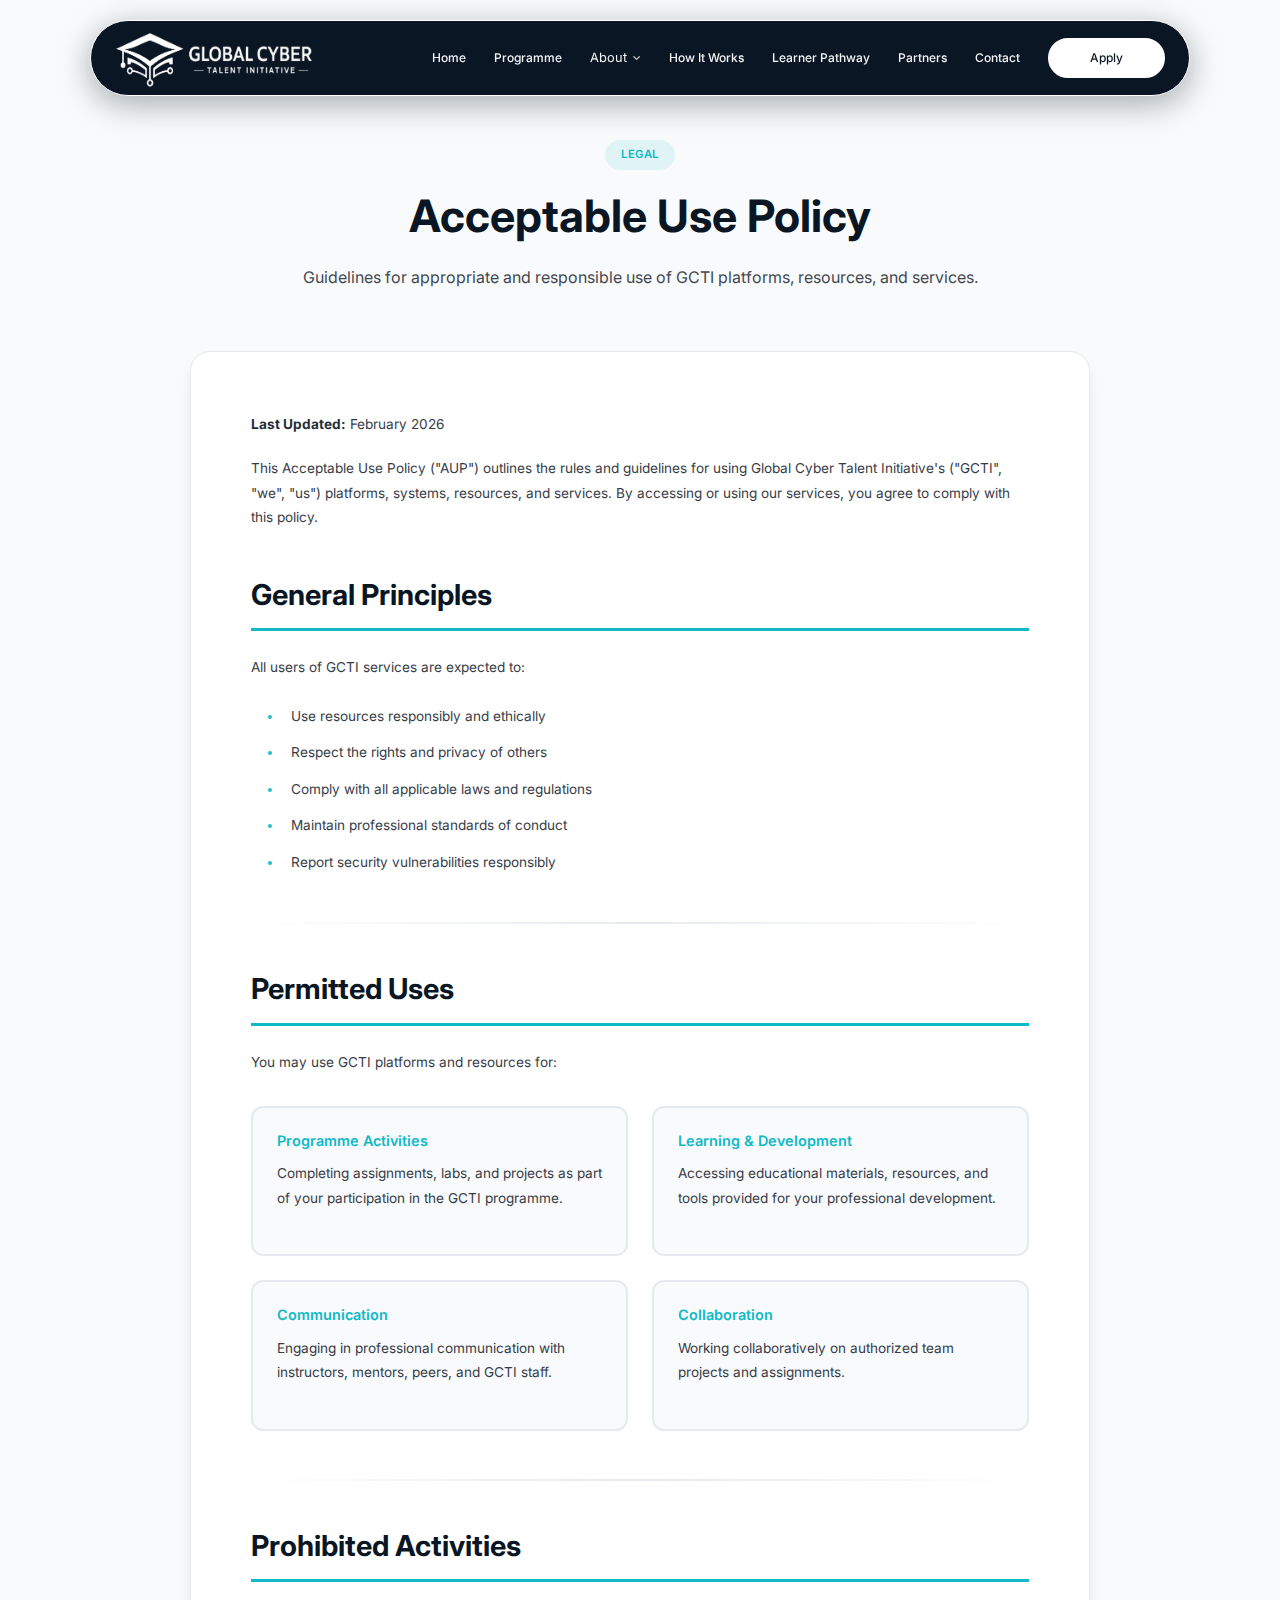
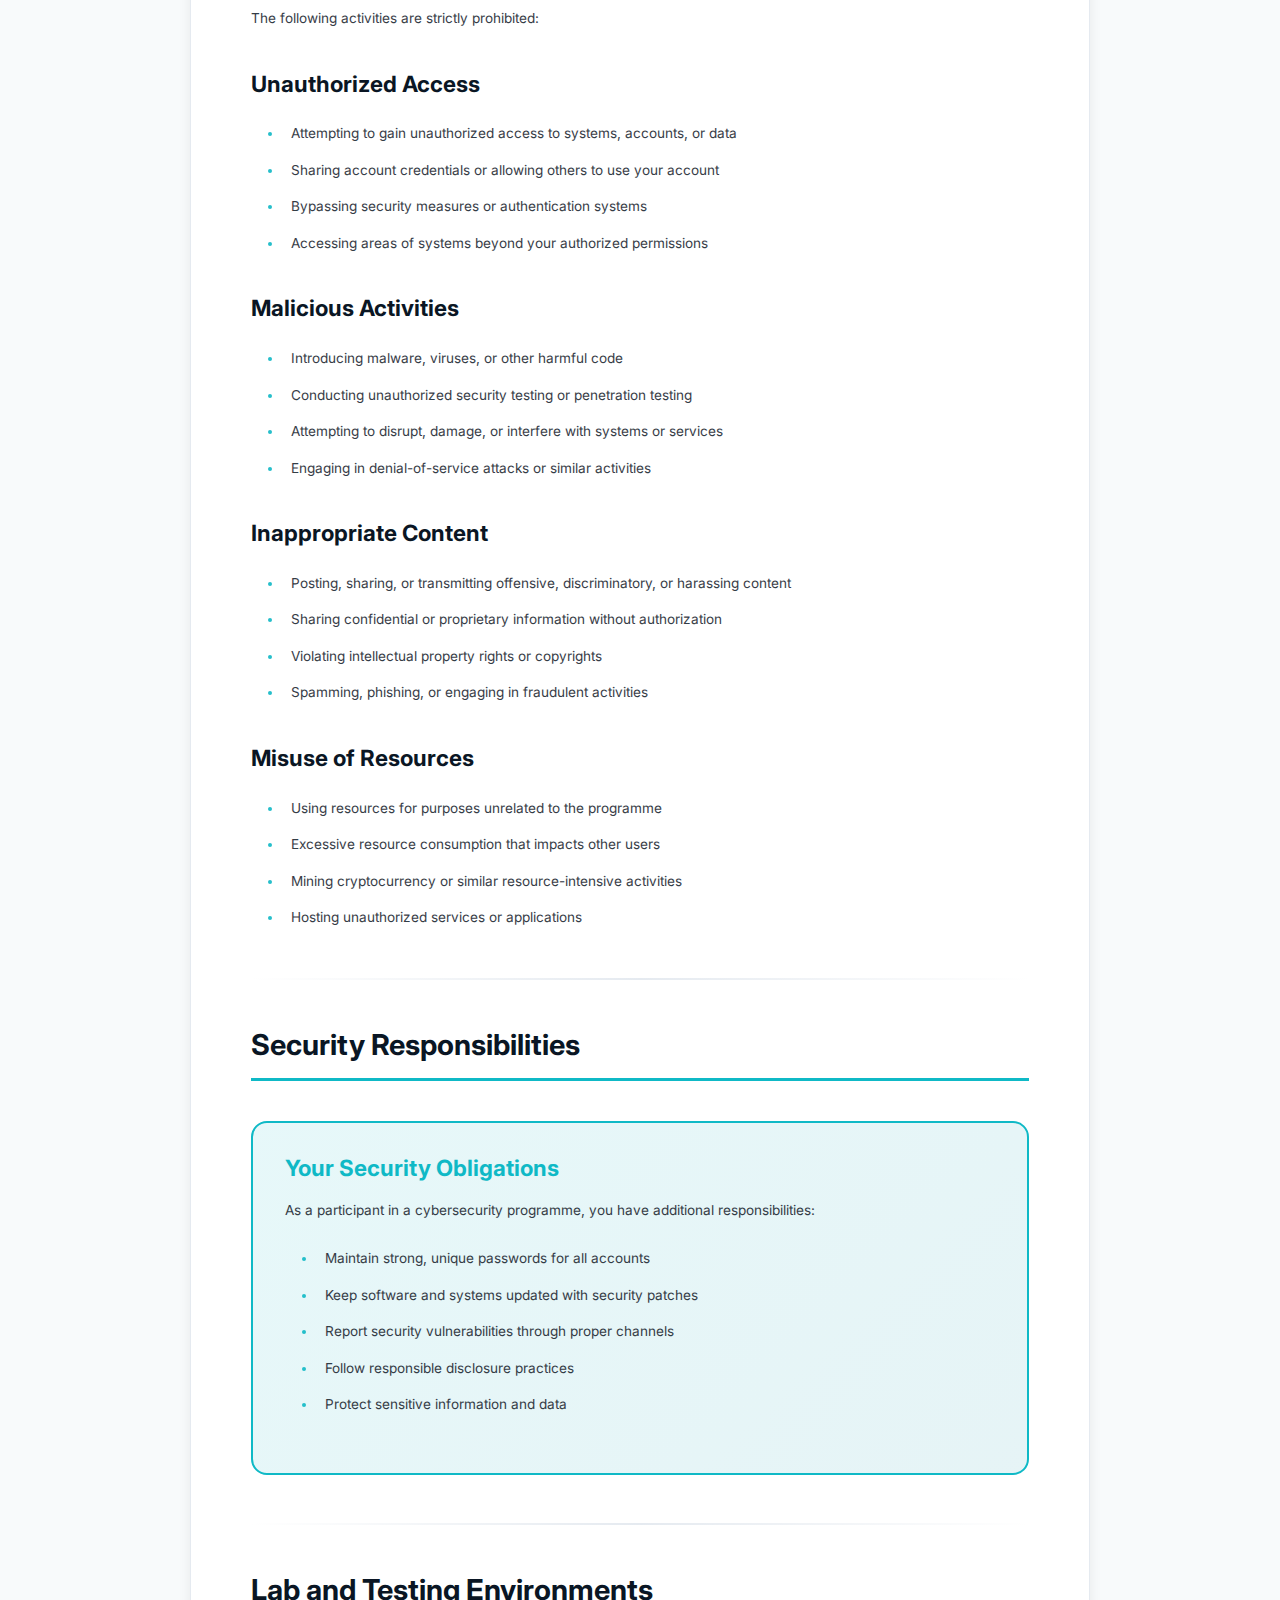
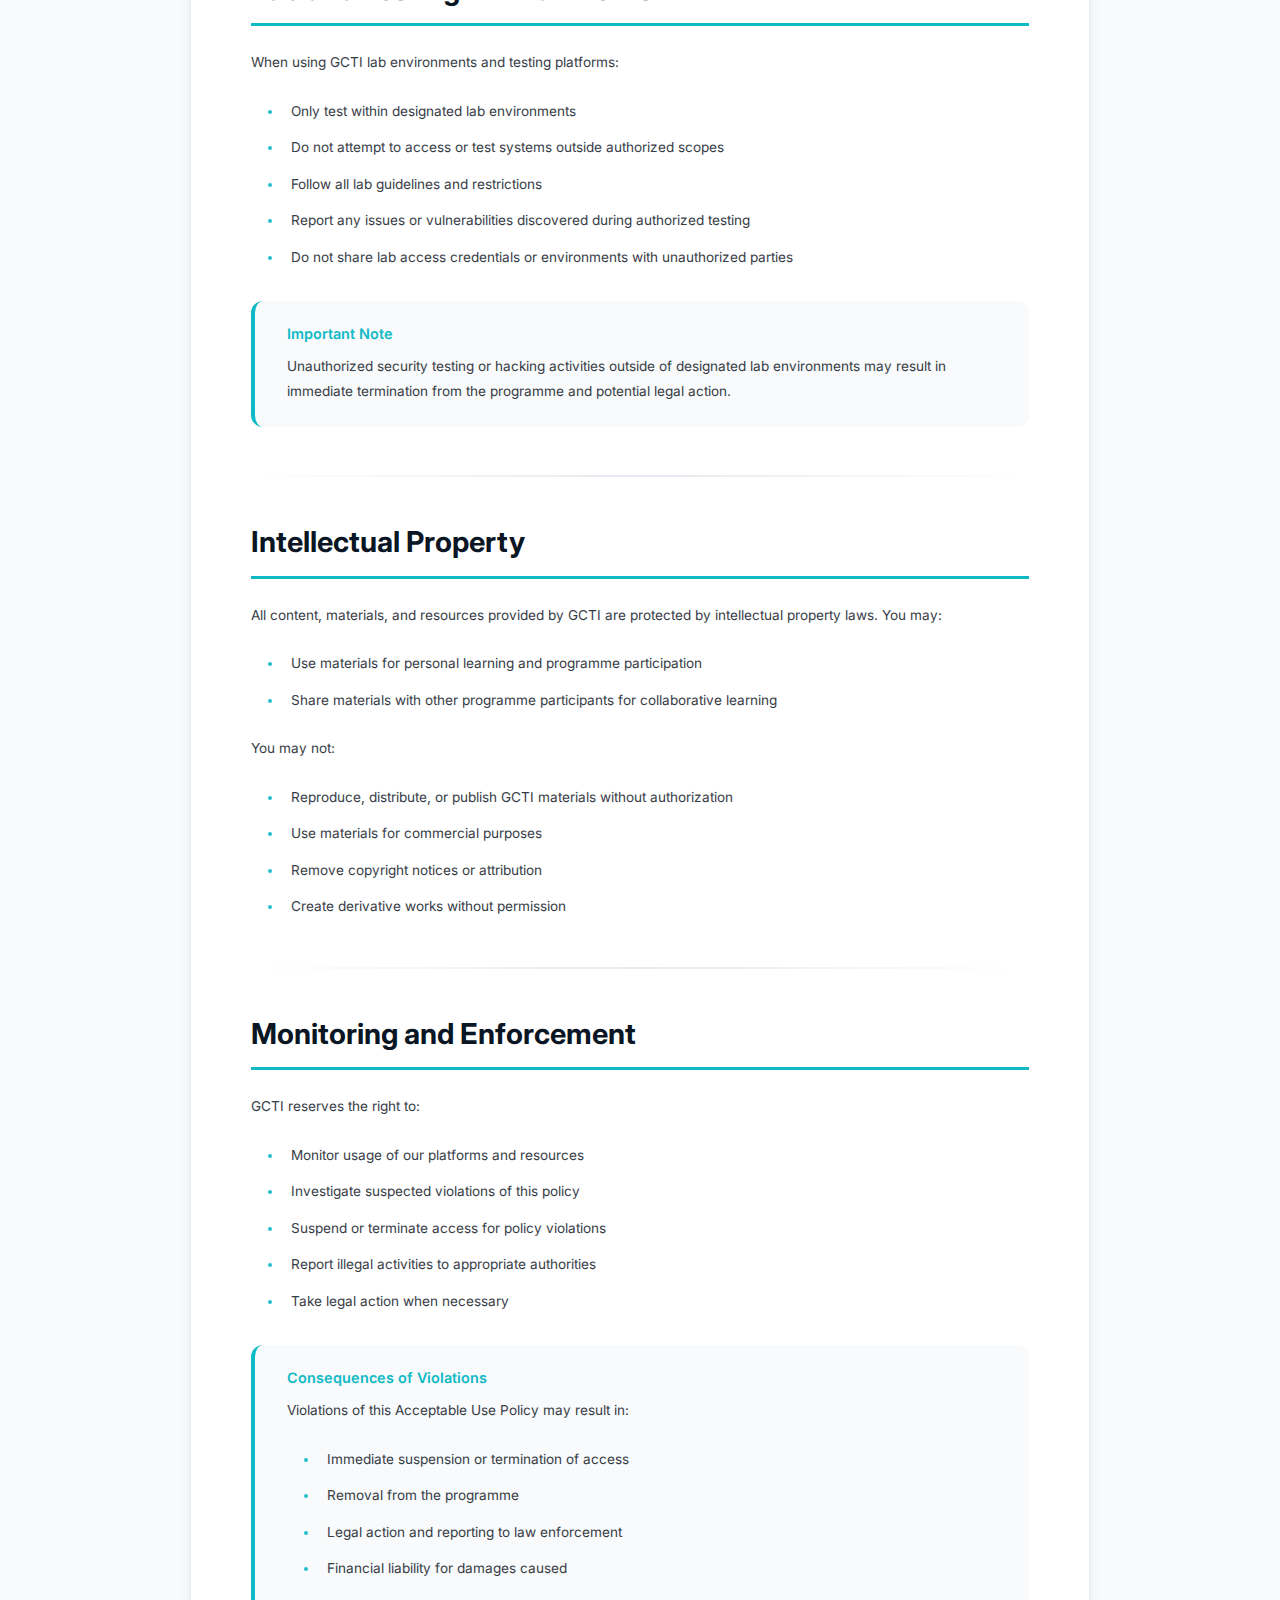
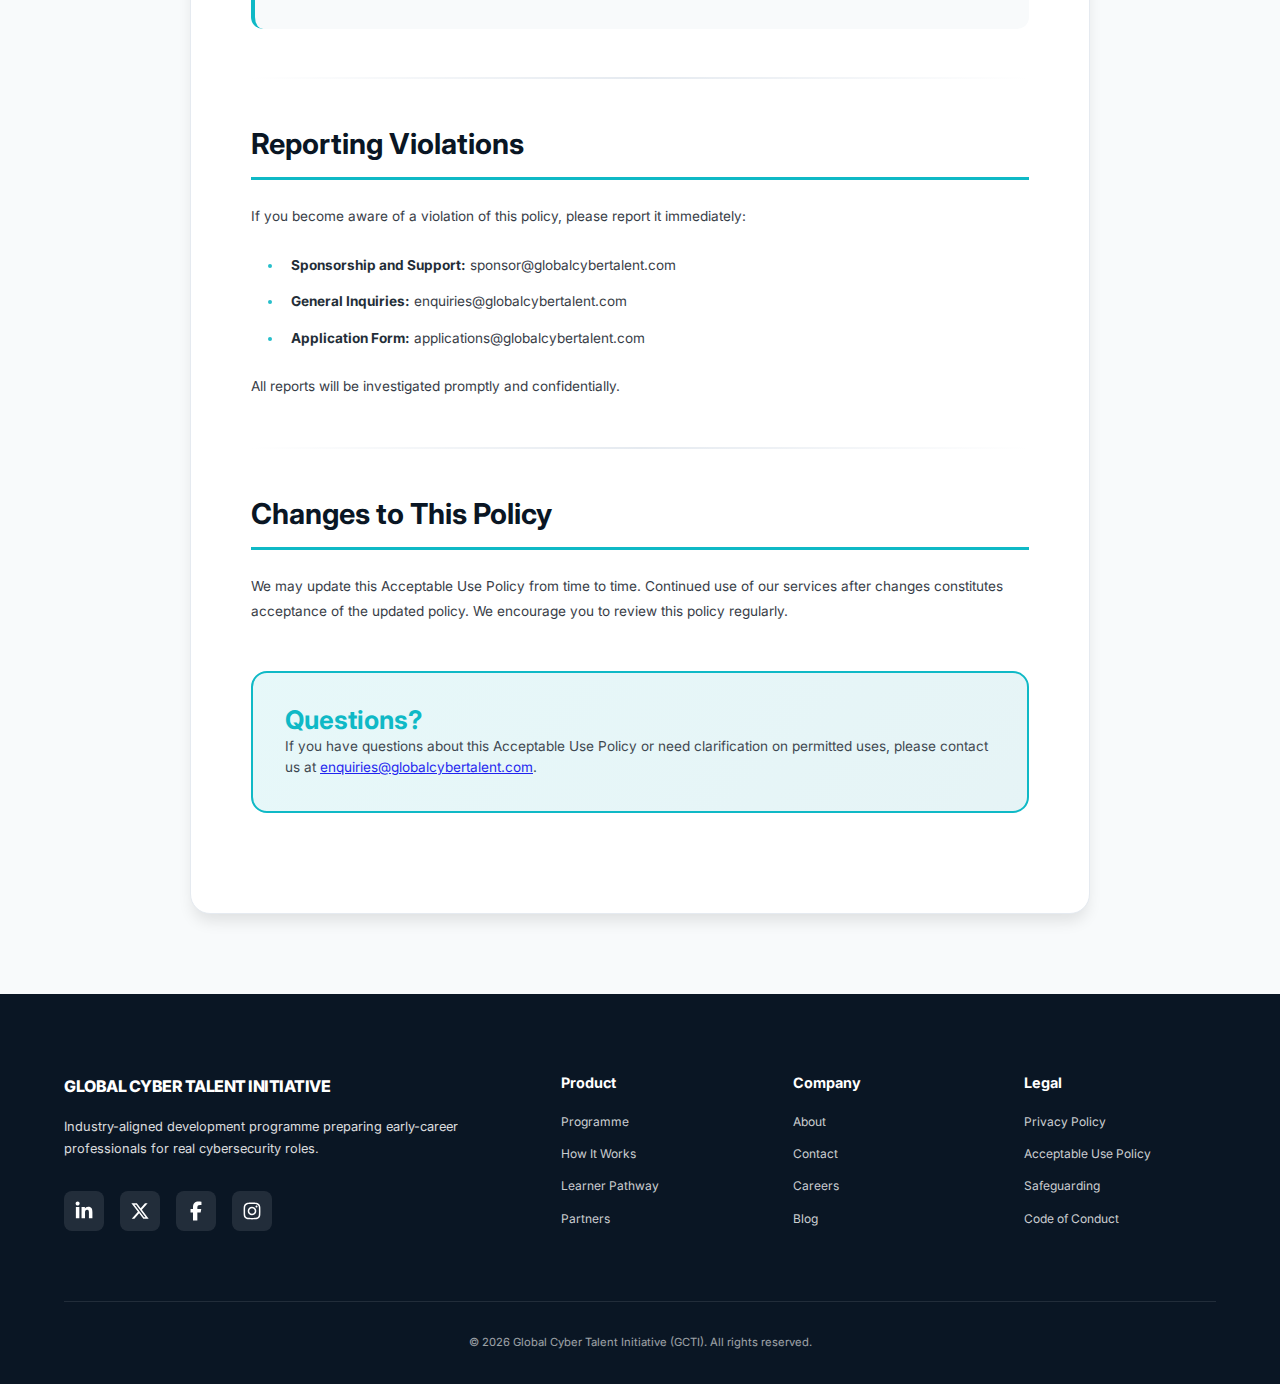
<file: aup.html>
<!DOCTYPE html>
<html lang="en">
<head>
    <meta charset="UTF-8">
    <meta name="viewport" content="width=device-width, initial-scale=1.0">
    <title>Acceptable Use Policy - Global Cyber Talent Initiative</title>
    <link rel="preconnect" href="https://fonts.googleapis.com">
    <link rel="preconnect" href="https://fonts.gstatic.com" crossorigin>
    <link href="https://fonts.googleapis.com/css2?family=Inter:wght@300;400;500;600;700;800;900&family=Libre+Baskerville:ital,wght@0,400;0,700;1,400&display=swap" rel="stylesheet">
    <link rel="stylesheet" href="styles.css">
    <link rel="icon" type="image/png" sizes="32x32" href="img/favicon.png">
    
    <!-- Icons -->
    <link rel="stylesheet" href="https://cdnjs.cloudflare.com/ajax/libs/font-awesome/6.4.2/css/all.min.css"/>
</head>
<body>
    <nav class="navbar" id="navbar">
        <div class="container nav-container">
            <div class="logo">
                <a href="index.html#home">
                    <img src="img/logo4.png" alt="GCTI Logo" style="width: 200px;">
                </a>
            </div>
            <button class="mobile-menu-toggle" id="mobileMenuToggle" aria-label="Toggle menu">
                <span></span>
                <span></span>
                <span></span>
            </button>
            <ul class="nav-links" id="navLinks">
                <li><a href="index.html#home">Home</a></li>
                <li><a href="index.html#programme">Programme</a></li>
                <li class="nav-item-has-dropdown">
                    <button class="nav-dropdown-toggle" type="button">
                        About
                        <span class="nav-dropdown-caret"><i class="fa-solid fa-angle-down"></i></span>
                    </button>
                    <ul class="nav-dropdown">
                        <li><a href="about.html">About GCTI</a></li>
                        <li><a href="programme-overview.html">Programme Overview</a></li>
                    </ul>
                </li>
                <li><a href="index.html#how-it-works">How It Works</a></li>
                <li><a href="index.html#learner-pathway">Learner Pathway</a></li>
                <li><a href="index.html#partners">Partners</a></li>
                <li><a href="index.html#contact">Contact</a></li>
                <li><a href="index.html#apply" class="btn btn-primary">Apply</a></li>
            </ul>
        </div>
    </nav>

    <main class="content-page-main">
        <div class="container">
            <div class="content-hero">
                <div class="section-badge">Legal</div>
                <h1>Acceptable Use Policy</h1>
                <p>Guidelines for appropriate and responsible use of GCTI platforms, resources, and services.</p>
            </div>

            <div class="content-wrapper">
                <div class="content-section">
                    <p><strong>Last Updated:</strong> February 2026</p>
                    <p>This Acceptable Use Policy ("AUP") outlines the rules and guidelines for using Global Cyber Talent Initiative's ("GCTI", "we", "us") platforms, systems, resources, and services. By accessing or using our services, you agree to comply with this policy.</p>
                </div>

                <div class="content-section">
                    <h2>General Principles</h2>
                    <p>All users of GCTI services are expected to:</p>
                    <ul>
                        <li>Use resources responsibly and ethically</li>
                        <li>Respect the rights and privacy of others</li>
                        <li>Comply with all applicable laws and regulations</li>
                        <li>Maintain professional standards of conduct</li>
                        <li>Report security vulnerabilities responsibly</li>
                    </ul>
                </div>

                <hr class="content-divider">

                <div class="content-section">
                    <h2>Permitted Uses</h2>
                    <p>You may use GCTI platforms and resources for:</p>
                    
                    <div class="content-grid">
                        <div class="content-grid-item">
                            <h4>Programme Activities</h4>
                            <p>Completing assignments, labs, and projects as part of your participation in the GCTI programme.</p>
                        </div>
                        <div class="content-grid-item">
                            <h4>Learning & Development</h4>
                            <p>Accessing educational materials, resources, and tools provided for your professional development.</p>
                        </div>
                        <div class="content-grid-item">
                            <h4>Communication</h4>
                            <p>Engaging in professional communication with instructors, mentors, peers, and GCTI staff.</p>
                        </div>
                        <div class="content-grid-item">
                            <h4>Collaboration</h4>
                            <p>Working collaboratively on authorized team projects and assignments.</p>
                        </div>
                    </div>
                </div>

                <hr class="content-divider">

                <div class="content-section">
                    <h2>Prohibited Activities</h2>
                    <p>The following activities are strictly prohibited:</p>
                    
                    <h3>Unauthorized Access</h3>
                    <ul>
                        <li>Attempting to gain unauthorized access to systems, accounts, or data</li>
                        <li>Sharing account credentials or allowing others to use your account</li>
                        <li>Bypassing security measures or authentication systems</li>
                        <li>Accessing areas of systems beyond your authorized permissions</li>
                    </ul>

                    <h3>Malicious Activities</h3>
                    <ul>
                        <li>Introducing malware, viruses, or other harmful code</li>
                        <li>Conducting unauthorized security testing or penetration testing</li>
                        <li>Attempting to disrupt, damage, or interfere with systems or services</li>
                        <li>Engaging in denial-of-service attacks or similar activities</li>
                    </ul>

                    <h3>Inappropriate Content</h3>
                    <ul>
                        <li>Posting, sharing, or transmitting offensive, discriminatory, or harassing content</li>
                        <li>Sharing confidential or proprietary information without authorization</li>
                        <li>Violating intellectual property rights or copyrights</li>
                        <li>Spamming, phishing, or engaging in fraudulent activities</li>
                    </ul>

                    <h3>Misuse of Resources</h3>
                    <ul>
                        <li>Using resources for purposes unrelated to the programme</li>
                        <li>Excessive resource consumption that impacts other users</li>
                        <li>Mining cryptocurrency or similar resource-intensive activities</li>
                        <li>Hosting unauthorized services or applications</li>
                    </ul>
                </div>

                <hr class="content-divider">

                <div class="content-section">
                    <h2>Security Responsibilities</h2>
                    <div class="content-highlight">
                        <h3>Your Security Obligations</h3>
                        <p>As a participant in a cybersecurity programme, you have additional responsibilities:</p>
                        <ul>
                            <li>Maintain strong, unique passwords for all accounts</li>
                            <li>Keep software and systems updated with security patches</li>
                            <li>Report security vulnerabilities through proper channels</li>
                            <li>Follow responsible disclosure practices</li>
                            <li>Protect sensitive information and data</li>
                        </ul>
                    </div>
                </div>

                <hr class="content-divider">

                <div class="content-section">
                    <h2>Lab and Testing Environments</h2>
                    <p>When using GCTI lab environments and testing platforms:</p>
                    <ul>
                        <li>Only test within designated lab environments</li>
                        <li>Do not attempt to access or test systems outside authorized scopes</li>
                        <li>Follow all lab guidelines and restrictions</li>
                        <li>Report any issues or vulnerabilities discovered during authorized testing</li>
                        <li>Do not share lab access credentials or environments with unauthorized parties</li>
                    </ul>
                    
                    <div class="content-card">
                        <h4>Important Note</h4>
                        <p>Unauthorized security testing or hacking activities outside of designated lab environments may result in immediate termination from the programme and potential legal action.</p>
                    </div>
                </div>

                <hr class="content-divider">

                <div class="content-section">
                    <h2>Intellectual Property</h2>
                    <p>All content, materials, and resources provided by GCTI are protected by intellectual property laws. You may:</p>
                    <ul>
                        <li>Use materials for personal learning and programme participation</li>
                        <li>Share materials with other programme participants for collaborative learning</li>
                    </ul>
                    <p>You may not:</p>
                    <ul>
                        <li>Reproduce, distribute, or publish GCTI materials without authorization</li>
                        <li>Use materials for commercial purposes</li>
                        <li>Remove copyright notices or attribution</li>
                        <li>Create derivative works without permission</li>
                    </ul>
                </div>

                <hr class="content-divider">

                <div class="content-section">
                    <h2>Monitoring and Enforcement</h2>
                    <p>GCTI reserves the right to:</p>
                    <ul>
                        <li>Monitor usage of our platforms and resources</li>
                        <li>Investigate suspected violations of this policy</li>
                        <li>Suspend or terminate access for policy violations</li>
                        <li>Report illegal activities to appropriate authorities</li>
                        <li>Take legal action when necessary</li>
                    </ul>
                    
                    <div class="content-card">
                        <h4>Consequences of Violations</h4>
                        <p>Violations of this Acceptable Use Policy may result in:</p>
                        <ul>
                            <li>Immediate suspension or termination of access</li>
                            <li>Removal from the programme</li>
                            <li>Legal action and reporting to law enforcement</li>
                            <li>Financial liability for damages caused</li>
                        </ul>
                    </div>
                </div>

                <hr class="content-divider">

                <div class="content-section">
                    <h2>Reporting Violations</h2>
                    <p>If you become aware of a violation of this policy, please report it immediately:</p>
                    <ul>
                        <li><strong>Sponsorship and Support:</strong> sponsor@globalcybertalent.com</li>
                        <li><strong>General Inquiries:</strong> enquiries@globalcybertalent.com</li>
                        <li><strong>Application Form:</strong> applications@globalcybertalent.com</li>
                    </ul>
                    <p>All reports will be investigated promptly and confidentially.</p>
                </div>

                <hr class="content-divider">

                <div class="content-section">
                    <h2>Changes to This Policy</h2>
                    <p>We may update this Acceptable Use Policy from time to time. Continued use of our services after changes constitutes acceptance of the updated policy. We encourage you to review this policy regularly.</p>
                </div>

                <div class="content-highlight">
                    <h3>Questions?</h3>
                    <p>If you have questions about this Acceptable Use Policy or need clarification on permitted uses, please contact us at <a href="mailto:enquiries@globalcybertalent.com">enquiries@globalcybertalent.com</a>.</p>
                </div>
            </div>
        </div>
    </main>

    <footer class="footer">
        <div class="container">
            <div class="footer-content">
                <div class="footer-brand">
                    <div class="footer-logo">GLOBAL CYBER TALENT INITIATIVE</div>
                    <p>Industry-aligned development programme preparing early-career professionals for real cybersecurity roles.</p>
                    <div class="social-links">
                        <a href="#" aria-label="LinkedIn">
                            <svg xmlns="http://www.w3.org/2000/svg" width="24" height="24" fill="#fff" viewBox="0 0 640 640">
                                <path d="M196.3 512L103.4 512L103.4 212.9L196.3 212.9L196.3 512zM149.8 172.1C120.1 172.1 96 147.5 96 117.8C96 103.5 101.7 89.9 111.8 79.8C121.9 69.7 135.6 64 149.8 64C164 64 177.7 69.7 187.8 79.8C197.9 89.9 203.6 103.6 203.6 117.8C203.6 147.5 179.5 172.1 149.8 172.1zM543.9 512L451.2 512L451.2 366.4C451.2 331.7 450.5 287.2 402.9 287.2C354.6 287.2 347.2 324.9 347.2 363.9L347.2 512L254.4 512L254.4 212.9L343.5 212.9L343.5 253.7L344.8 253.7C357.2 230.2 387.5 205.4 432.7 205.4C526.7 205.4 544 267.3 544 347.7L544 512L543.9 512z"/>
                            </svg>
                        </a>
                        <a href="#" aria-label="X (Twitter)">
                            <svg xmlns="http://www.w3.org/2000/svg" width="24" height="24" fill="#fff" viewBox="0 0 640 640">
                                <path d="M453.2 112L523.8 112L369.6 288.2L551 528L409 528L297.7 382.6L170.5 528L99.8 528L264.7 339.5L90.8 112L236.4 112L336.9 244.9L453.2 112zM428.4 485.8L467.5 485.8L215.1 152L173.1 152L428.4 485.8z"/>
                            </svg>
                        </a>
                        <a href="#" aria-label="Facebook">
                            <svg xmlns="http://www.w3.org/2000/svg" width="24" height="24" fill="#fff" viewBox="0 0 640 640">
                                <path d="M240 363.3L240 576L356 576L356 363.3L442.5 363.3L460.5 265.5L356 265.5L356 230.9C356 179.2 376.3 159.4 428.7 159.4C445 159.4 458.1 159.8 465.7 160.6L465.7 71.9C451.4 68 416.4 64 396.2 64C289.3 64 240 114.5 240 223.4L240 265.5L174 265.5L174 363.3L240 363.3z"/>
                            </svg>
                        </a>
                        <a href="#" aria-label="Instagram">
                            <svg xmlns="http://www.w3.org/2000/svg" width="24" height="24" fill="#fff" viewBox="0 0 640 640">
                                <path d="M320.3 205C256.8 204.8 205.2 256.2 205 319.7C204.8 383.2 256.2 434.8 319.7 435C383.2 435.2 434.8 383.8 435 320.3C435.2 256.8 383.8 205.2 320.3 205zM319.7 245.4C360.9 245.2 394.4 278.5 394.6 319.7C394.8 360.9 361.5 394.4 320.3 394.6C279.1 394.8 245.6 361.5 245.4 320.3C245.2 279.1 278.5 245.6 319.7 245.4zM413.1 200.3C413.1 185.5 425.1 173.5 439.9 173.5C454.7 173.5 466.7 185.5 466.7 200.3C466.7 215.1 454.7 227.1 439.9 227.1C425.1 227.1 413.1 215.1 413.1 200.3zM542.8 227.5C541.1 191.6 532.9 159.8 506.6 133.6C480.4 107.4 448.6 99.2 412.7 97.4C375.7 95.3 264.8 95.3 227.8 97.4C192 99.1 160.2 107.3 133.9 133.5C107.6 159.7 99.5 191.5 97.7 227.4C95.6 264.4 95.6 375.3 97.7 412.3C99.4 448.2 107.6 480 133.9 506.2C160.2 532.4 191.9 540.6 227.8 542.4C264.8 544.5 375.7 544.5 412.7 542.4C448.6 540.7 480.4 532.5 506.6 506.2C532.8 480 541 448.2 542.8 412.3C544.9 375.3 544.9 264.5 542.8 227.5zM495 452C487.2 471.6 472.1 486.7 452.4 494.6C422.9 506.3 352.9 503.6 320.3 503.6C287.7 503.6 217.6 506.2 188.2 494.6C168.6 486.8 153.5 471.7 145.6 452C133.9 422.5 136.6 352.5 136.6 319.9C136.6 287.3 134 217.2 145.6 187.8C153.4 168.2 168.5 153.1 188.2 145.2C217.7 133.5 287.7 136.2 320.3 136.2C352.9 136.2 423 133.6 452.4 145.2C472 153 487.1 168.1 495 187.8C506.7 217.3 504 287.3 504 319.9C504 352.5 506.7 422.6 495 452z"/>
                            </svg>
                        </a>
                    </div>
                </div>

                <div class="footer-links">
                    <div class="footer-column">
                        <h4>Product</h4>
                        <ul>
                            <li><a href="index.html#programme">Programme</a></li>
                            <li><a href="index.html#how-it-works">How It Works</a></li>
                            <li><a href="index.html#learner-pathway">Learner Pathway</a></li>
                            <li><a href="index.html#partners">Partners</a></li>
                        </ul>
                    </div>

                    <div class="footer-column">
                        <h4>Company</h4>
                        <ul>
                            <li><a href="about.html">About</a></li>
                            <li><a href="index.html#contact">Contact</a></li>
                            <li><a href="#careers">Careers</a></li>
                            <li><a href="#blog">Blog</a></li>
                        </ul>
                    </div>

                    <div class="footer-column">
                        <h4>Legal</h4>
                        <ul>
                            <li><a href="privacy.html">Privacy Policy</a></li>
                            <li><a href="aup.html">Acceptable Use Policy</a></li>
                            <li><a href="safeguarding.html">Safeguarding</a></li>
                            <li><a href="code-of-conduct.html">Code of Conduct</a></li>
                        </ul>
                    </div>
                </div>
            </div>

            <div class="footer-bottom">
                <p>&copy; 2026 Global Cyber Talent Initiative (GCTI). All rights reserved.</p>
            </div>
        </div>
    </footer>

    <script src="script.js"></script>
</body>
</html>
</file>
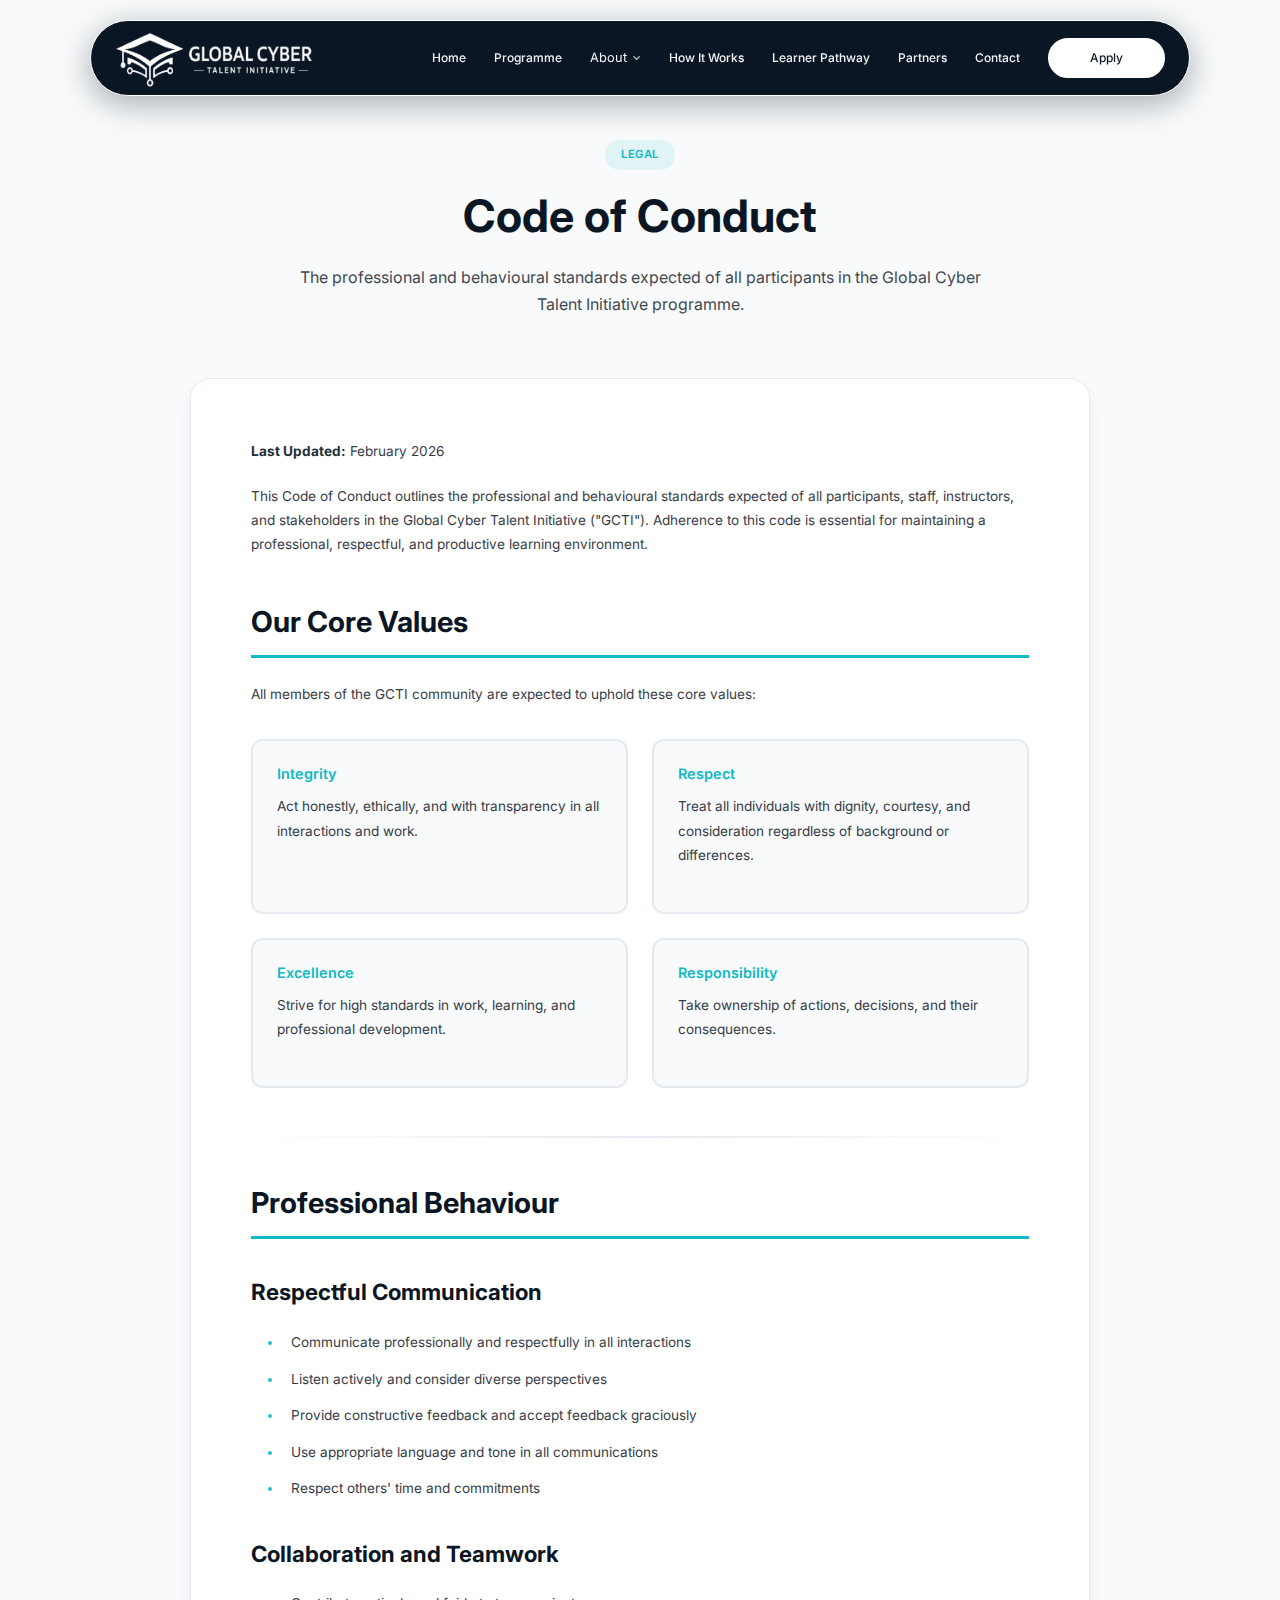
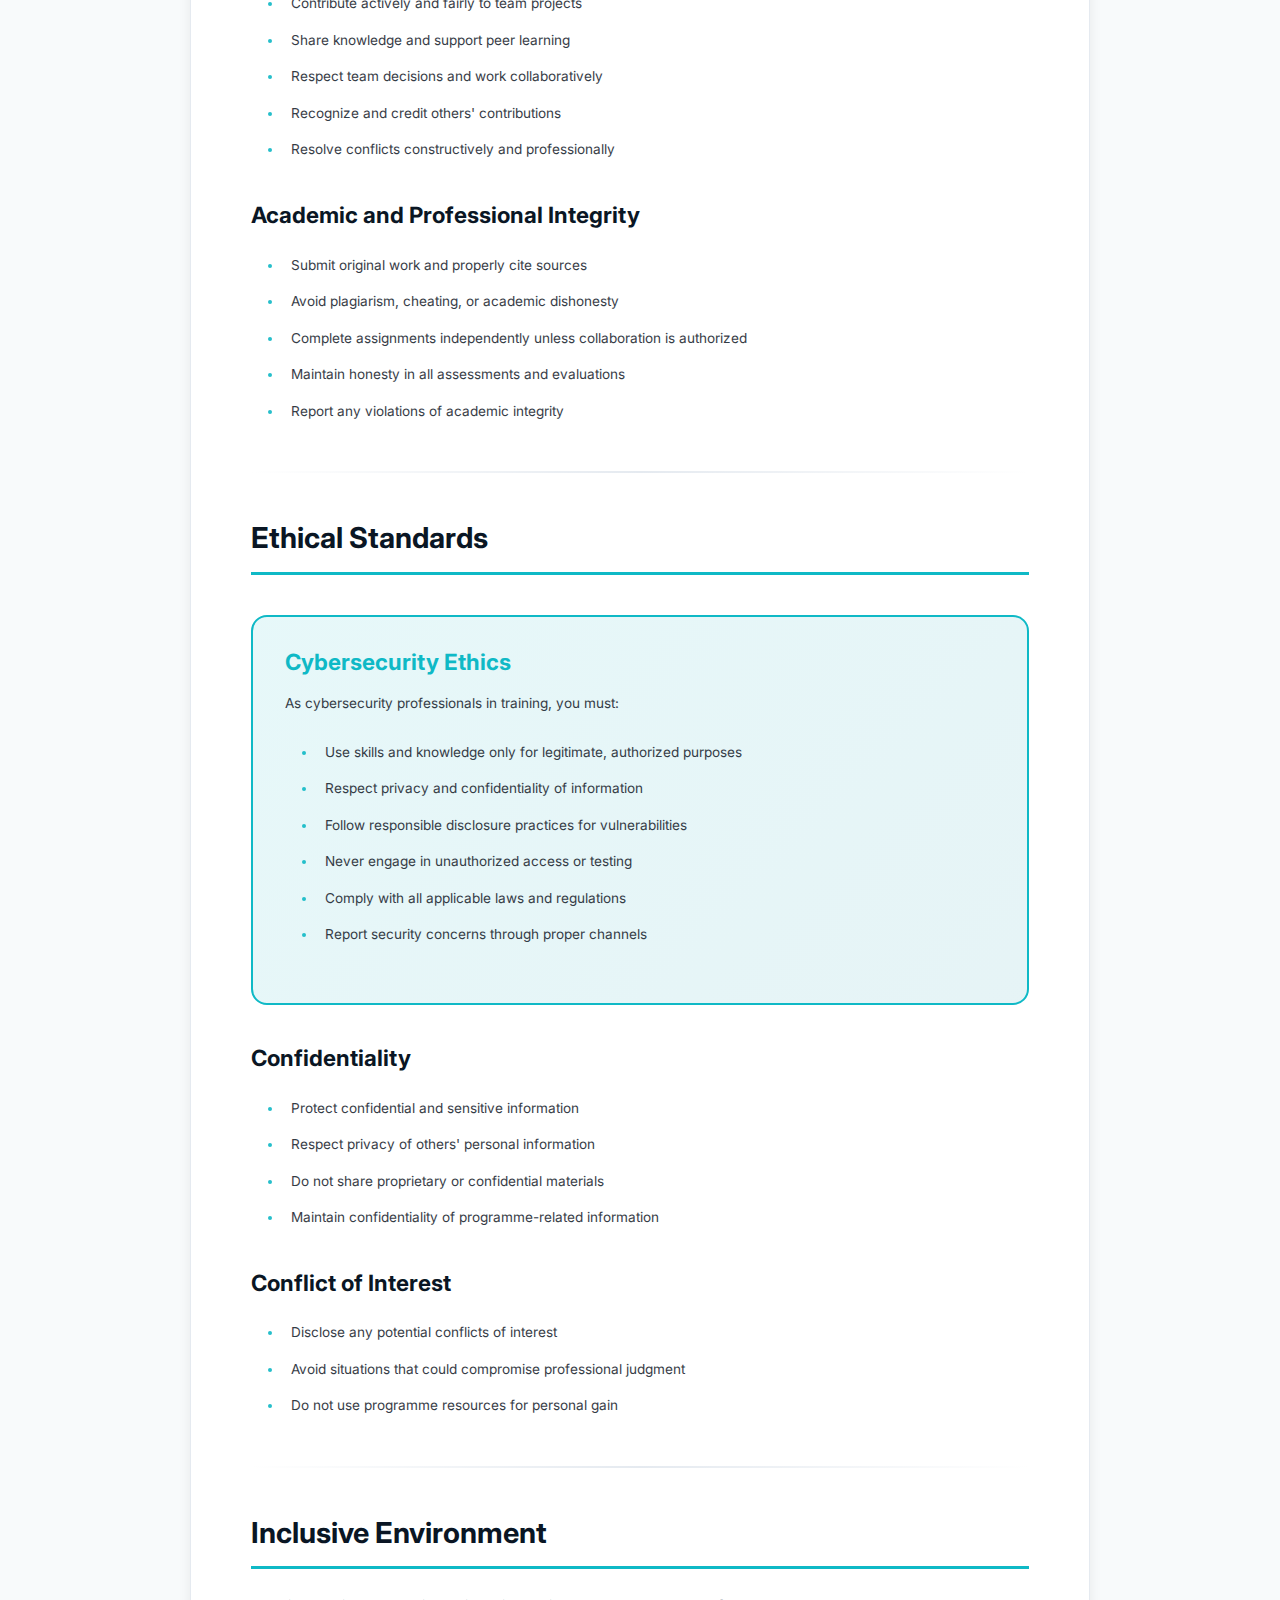
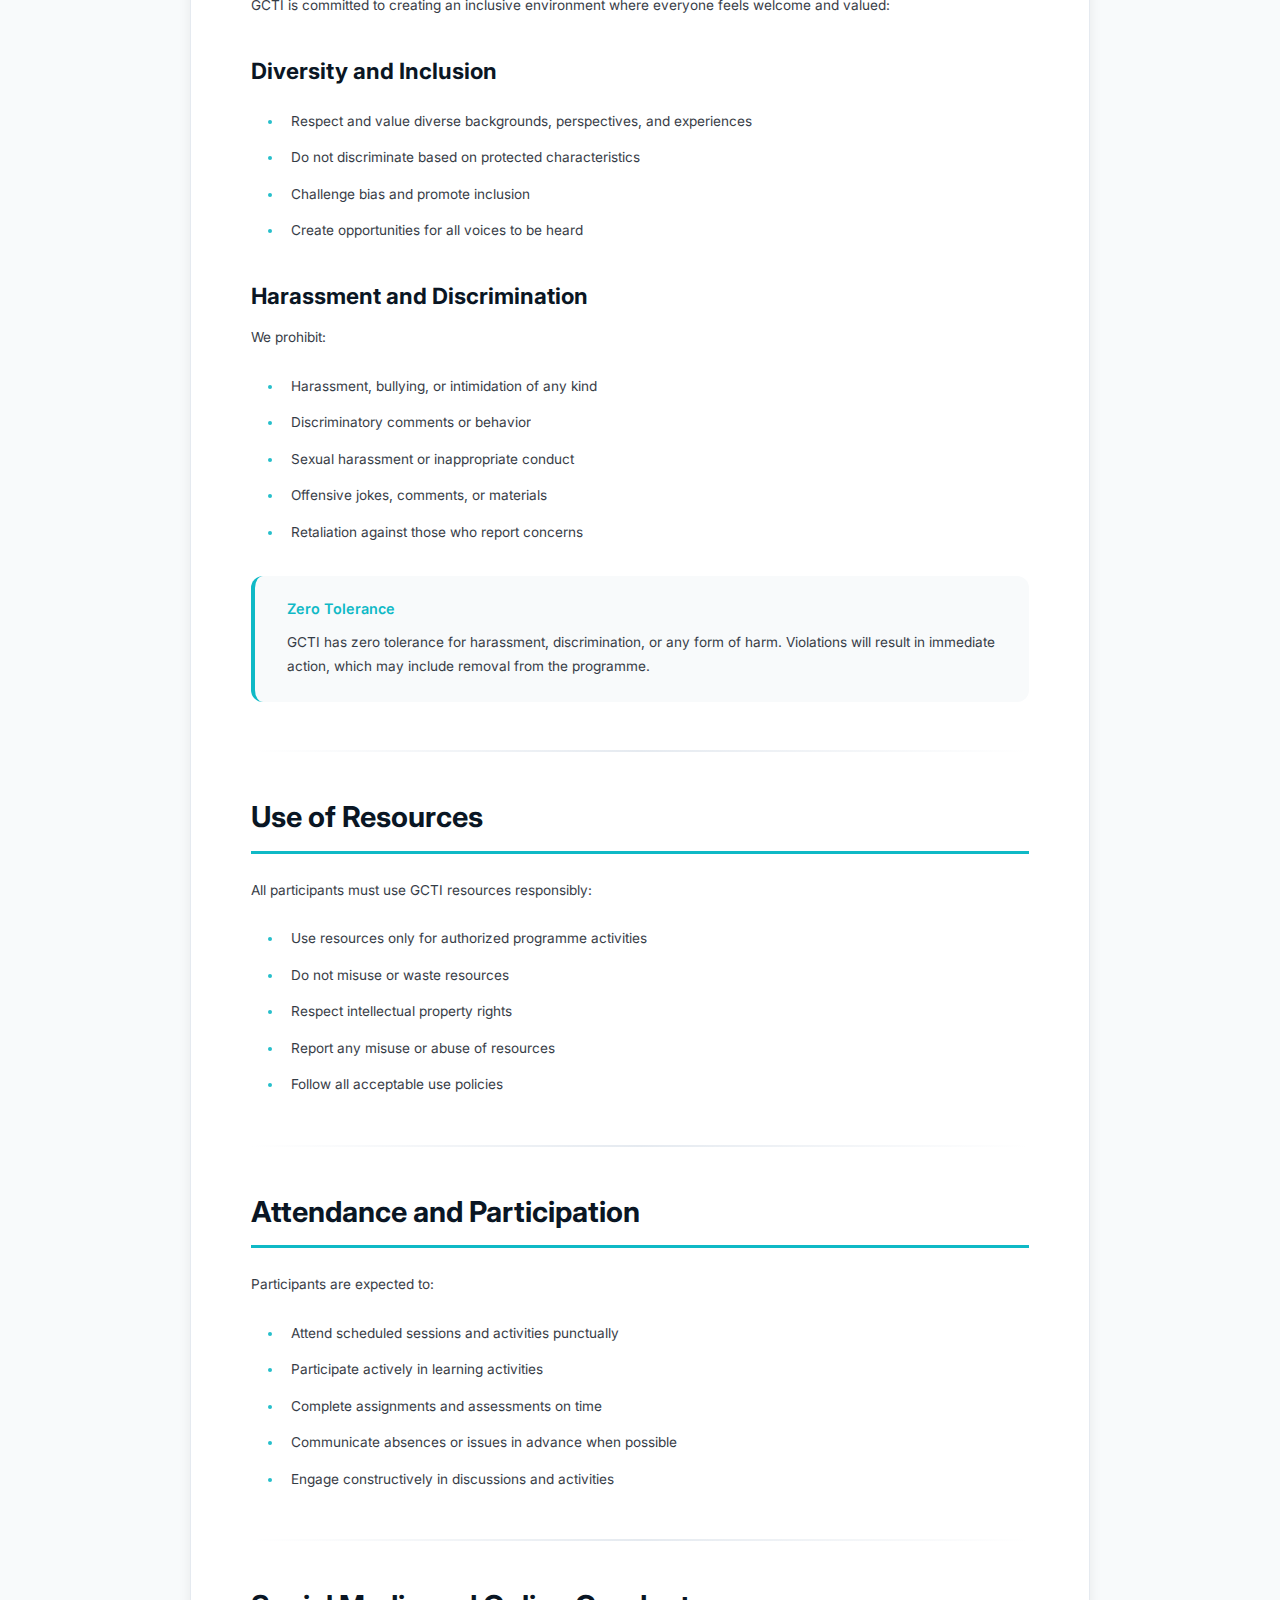
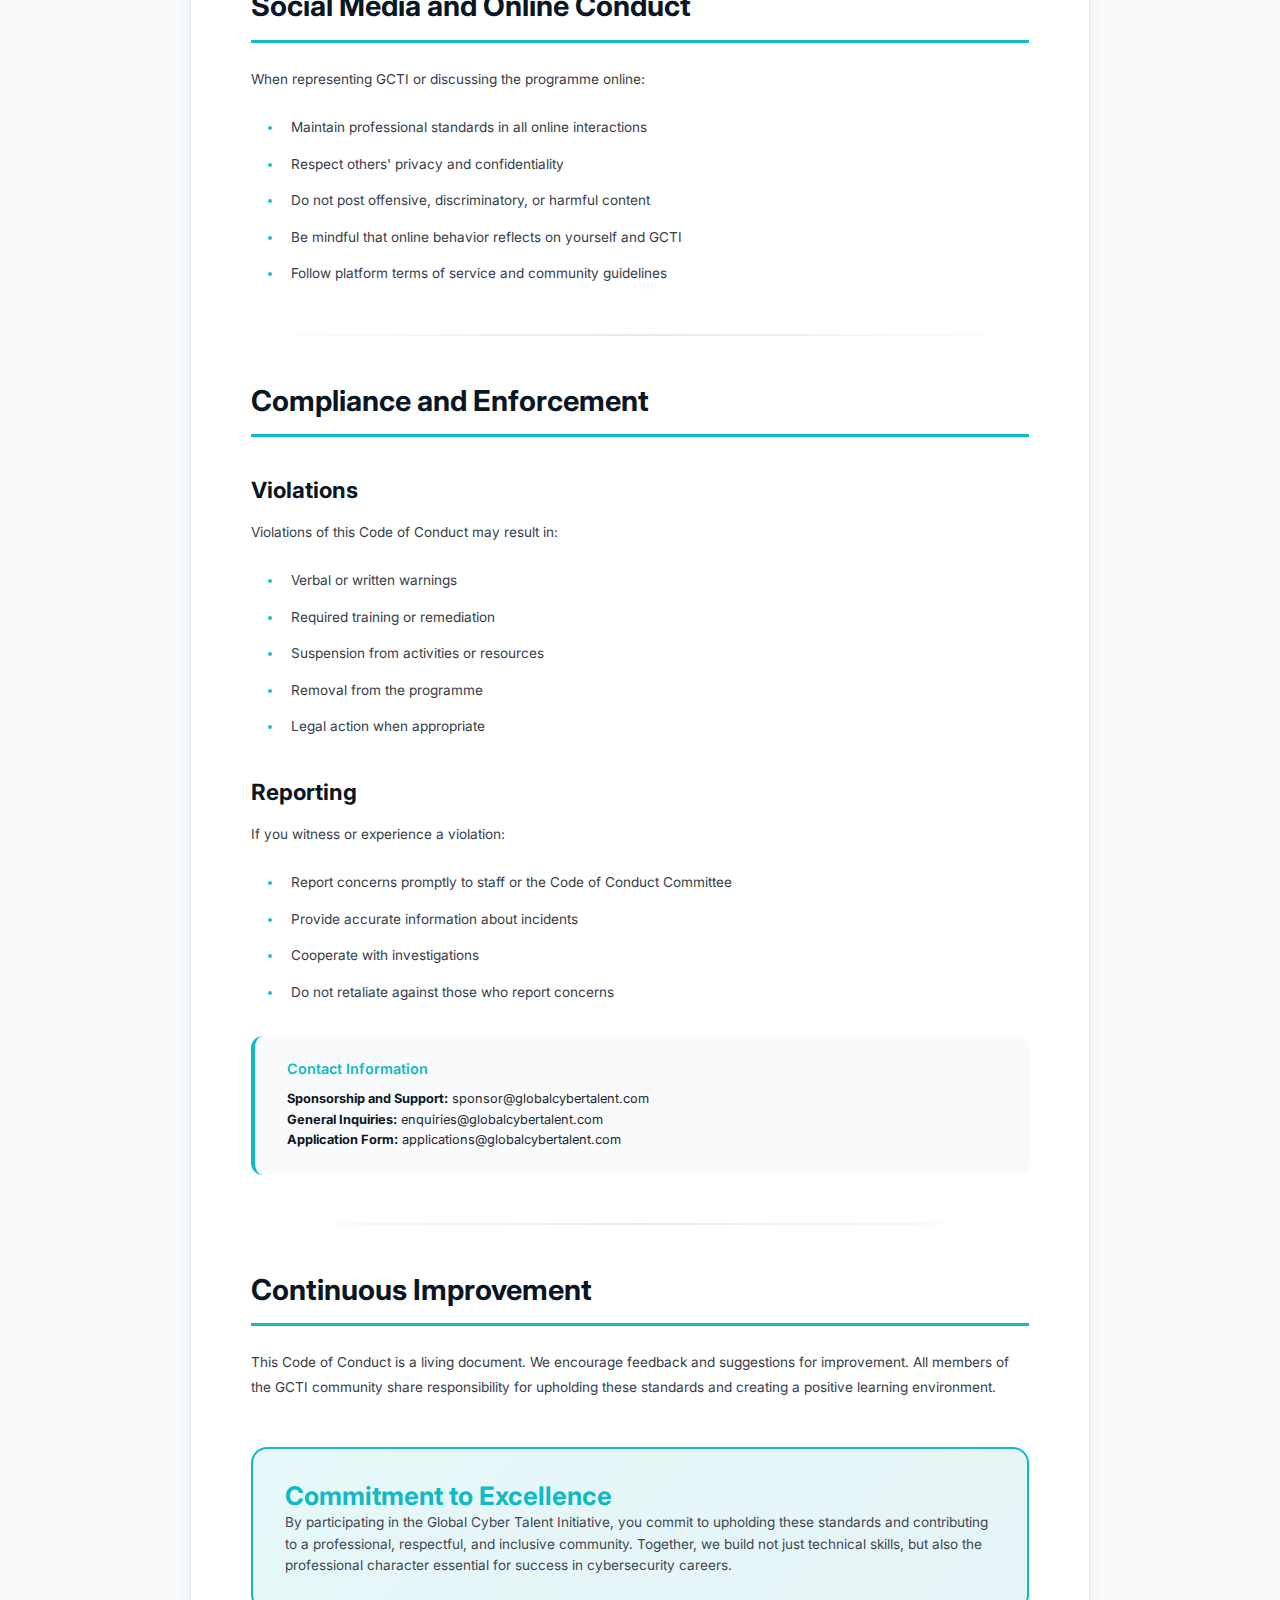
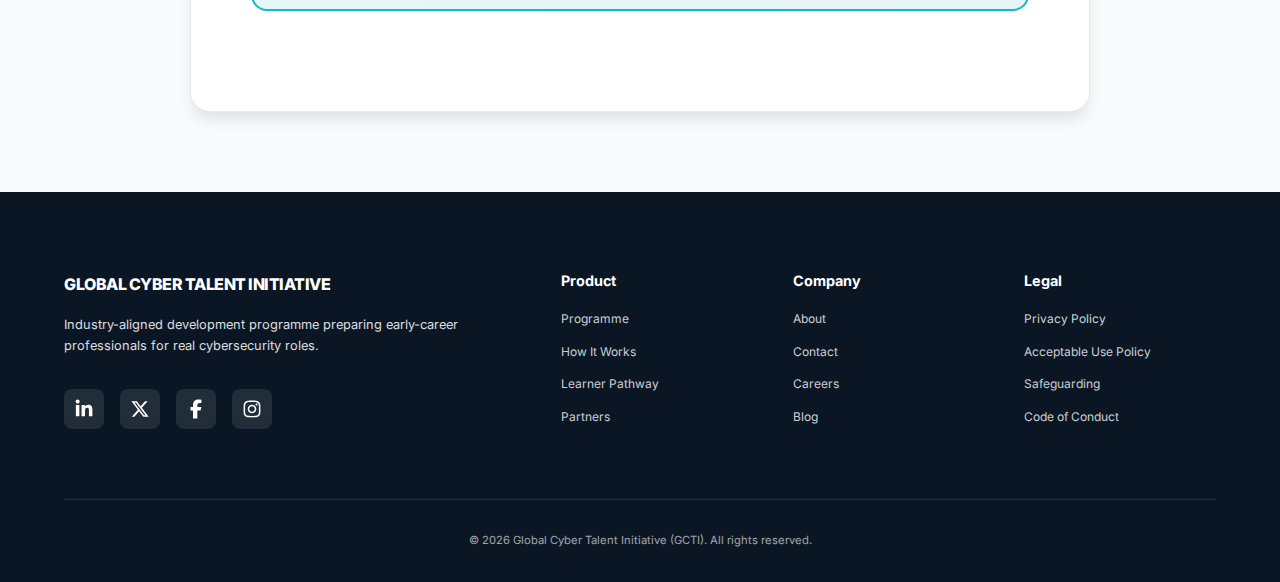
<file: code-of-conduct.html>
<!DOCTYPE html>
<html lang="en">
<head>
    <meta charset="UTF-8">
    <meta name="viewport" content="width=device-width, initial-scale=1.0">
    <title>Code of Conduct - Global Cyber Talent Initiative</title>
    <link rel="preconnect" href="https://fonts.googleapis.com">
    <link rel="preconnect" href="https://fonts.gstatic.com" crossorigin>
    <link href="https://fonts.googleapis.com/css2?family=Inter:wght@300;400;500;600;700;800;900&family=Libre+Baskerville:ital,wght@0,400;0,700;1,400&display=swap" rel="stylesheet">
    <link rel="stylesheet" href="styles.css">
    <link rel="icon" type="image/png" sizes="32x32" href="img/favicon.png">

    <!-- Icons -->
    <link rel="stylesheet" href="https://cdnjs.cloudflare.com/ajax/libs/font-awesome/6.4.2/css/all.min.css"/>
</head>
<body>
    <nav class="navbar" id="navbar">
        <div class="container nav-container">
            <div class="logo">
                <a href="index.html#home">
                    <img src="img/logo4.png" alt="GCTI Logo" style="width: 200px;">
                </a>
            </div>
            <button class="mobile-menu-toggle" id="mobileMenuToggle" aria-label="Toggle menu">
                <span></span>
                <span></span>
                <span></span>
            </button>
            <ul class="nav-links" id="navLinks">
                <li><a href="index.html#home">Home</a></li>
                <li><a href="index.html#programme">Programme</a></li>
                <li class="nav-item-has-dropdown">
                    <button class="nav-dropdown-toggle" type="button">
                        About
                        <span class="nav-dropdown-caret"><i class="fa-solid fa-angle-down"></i></span>
                    </button>
                    <ul class="nav-dropdown">
                        <li><a href="about.html">About GCTI</a></li>
                        <li><a href="programme-overview.html">Programme Overview</a></li>
                    </ul>
                </li>
                <li><a href="index.html#how-it-works">How It Works</a></li>
                <li><a href="index.html#learner-pathway">Learner Pathway</a></li>
                <li><a href="index.html#partners">Partners</a></li>
                <li><a href="index.html#contact">Contact</a></li>
                <li><a href="index.html#apply" class="btn btn-primary">Apply</a></li>
            </ul>
        </div>
    </nav>

    <main class="content-page-main">
        <div class="container">
            <div class="content-hero">
                <div class="section-badge">Legal</div>
                <h1>Code of Conduct</h1>
                <p>The professional and behavioural standards expected of all participants in the Global Cyber Talent Initiative programme.</p>
            </div>

            <div class="content-wrapper">
                <div class="content-section">
                    <p><strong>Last Updated:</strong> February 2026</p>
                    <p>This Code of Conduct outlines the professional and behavioural standards expected of all participants, staff, instructors, and stakeholders in the Global Cyber Talent Initiative ("GCTI"). Adherence to this code is essential for maintaining a professional, respectful, and productive learning environment.</p>
                </div>

                <div class="content-section">
                    <h2>Our Core Values</h2>
                    <p>All members of the GCTI community are expected to uphold these core values:</p>
                    
                    <div class="content-grid">
                        <div class="content-grid-item">
                            <h4>Integrity</h4>
                            <p>Act honestly, ethically, and with transparency in all interactions and work.</p>
                        </div>
                        <div class="content-grid-item">
                            <h4>Respect</h4>
                            <p>Treat all individuals with dignity, courtesy, and consideration regardless of background or differences.</p>
                        </div>
                        <div class="content-grid-item">
                            <h4>Excellence</h4>
                            <p>Strive for high standards in work, learning, and professional development.</p>
                        </div>
                        <div class="content-grid-item">
                            <h4>Responsibility</h4>
                            <p>Take ownership of actions, decisions, and their consequences.</p>
                        </div>
                    </div>
                </div>

                <hr class="content-divider">

                <div class="content-section">
                    <h2>Professional Behaviour</h2>
                    
                    <h3>Respectful Communication</h3>
                    <ul>
                        <li>Communicate professionally and respectfully in all interactions</li>
                        <li>Listen actively and consider diverse perspectives</li>
                        <li>Provide constructive feedback and accept feedback graciously</li>
                        <li>Use appropriate language and tone in all communications</li>
                        <li>Respect others' time and commitments</li>
                    </ul>

                    <h3>Collaboration and Teamwork</h3>
                    <ul>
                        <li>Contribute actively and fairly to team projects</li>
                        <li>Share knowledge and support peer learning</li>
                        <li>Respect team decisions and work collaboratively</li>
                        <li>Recognize and credit others' contributions</li>
                        <li>Resolve conflicts constructively and professionally</li>
                    </ul>

                    <h3>Academic and Professional Integrity</h3>
                    <ul>
                        <li>Submit original work and properly cite sources</li>
                        <li>Avoid plagiarism, cheating, or academic dishonesty</li>
                        <li>Complete assignments independently unless collaboration is authorized</li>
                        <li>Maintain honesty in all assessments and evaluations</li>
                        <li>Report any violations of academic integrity</li>
                    </ul>
                </div>

                <hr class="content-divider">

                <div class="content-section">
                    <h2>Ethical Standards</h2>
                    
                    <div class="content-highlight">
                        <h3>Cybersecurity Ethics</h3>
                        <p>As cybersecurity professionals in training, you must:</p>
                        <ul>
                            <li>Use skills and knowledge only for legitimate, authorized purposes</li>
                            <li>Respect privacy and confidentiality of information</li>
                            <li>Follow responsible disclosure practices for vulnerabilities</li>
                            <li>Never engage in unauthorized access or testing</li>
                            <li>Comply with all applicable laws and regulations</li>
                            <li>Report security concerns through proper channels</li>
                        </ul>
                    </div>

                    <h3>Confidentiality</h3>
                    <ul>
                        <li>Protect confidential and sensitive information</li>
                        <li>Respect privacy of others' personal information</li>
                        <li>Do not share proprietary or confidential materials</li>
                        <li>Maintain confidentiality of programme-related information</li>
                    </ul>

                    <h3>Conflict of Interest</h3>
                    <ul>
                        <li>Disclose any potential conflicts of interest</li>
                        <li>Avoid situations that could compromise professional judgment</li>
                        <li>Do not use programme resources for personal gain</li>
                    </ul>
                </div>

                <hr class="content-divider">

                <div class="content-section">
                    <h2>Inclusive Environment</h2>
                    <p>GCTI is committed to creating an inclusive environment where everyone feels welcome and valued:</p>
                    
                    <h3>Diversity and Inclusion</h3>
                    <ul>
                        <li>Respect and value diverse backgrounds, perspectives, and experiences</li>
                        <li>Do not discriminate based on protected characteristics</li>
                        <li>Challenge bias and promote inclusion</li>
                        <li>Create opportunities for all voices to be heard</li>
                    </ul>

                    <h3>Harassment and Discrimination</h3>
                    <p>We prohibit:</p>
                    <ul>
                        <li>Harassment, bullying, or intimidation of any kind</li>
                        <li>Discriminatory comments or behavior</li>
                        <li>Sexual harassment or inappropriate conduct</li>
                        <li>Offensive jokes, comments, or materials</li>
                        <li>Retaliation against those who report concerns</li>
                    </ul>
                    
                    <div class="content-card">
                        <h4>Zero Tolerance</h4>
                        <p>GCTI has zero tolerance for harassment, discrimination, or any form of harm. Violations will result in immediate action, which may include removal from the programme.</p>
                    </div>
                </div>

                <hr class="content-divider">

                <div class="content-section">
                    <h2>Use of Resources</h2>
                    <p>All participants must use GCTI resources responsibly:</p>
                    <ul>
                        <li>Use resources only for authorized programme activities</li>
                        <li>Do not misuse or waste resources</li>
                        <li>Respect intellectual property rights</li>
                        <li>Report any misuse or abuse of resources</li>
                        <li>Follow all acceptable use policies</li>
                    </ul>
                </div>

                <hr class="content-divider">

                <div class="content-section">
                    <h2>Attendance and Participation</h2>
                    <p>Participants are expected to:</p>
                    <ul>
                        <li>Attend scheduled sessions and activities punctually</li>
                        <li>Participate actively in learning activities</li>
                        <li>Complete assignments and assessments on time</li>
                        <li>Communicate absences or issues in advance when possible</li>
                        <li>Engage constructively in discussions and activities</li>
                    </ul>
                </div>

                <hr class="content-divider">

                <div class="content-section">
                    <h2>Social Media and Online Conduct</h2>
                    <p>When representing GCTI or discussing the programme online:</p>
                    <ul>
                        <li>Maintain professional standards in all online interactions</li>
                        <li>Respect others' privacy and confidentiality</li>
                        <li>Do not post offensive, discriminatory, or harmful content</li>
                        <li>Be mindful that online behavior reflects on yourself and GCTI</li>
                        <li>Follow platform terms of service and community guidelines</li>
                    </ul>
                </div>

                <hr class="content-divider">

                <div class="content-section">
                    <h2>Compliance and Enforcement</h2>
                    
                    <h3>Violations</h3>
                    <p>Violations of this Code of Conduct may result in:</p>
                    <ul>
                        <li>Verbal or written warnings</li>
                        <li>Required training or remediation</li>
                        <li>Suspension from activities or resources</li>
                        <li>Removal from the programme</li>
                        <li>Legal action when appropriate</li>
                    </ul>

                    <h3>Reporting</h3>
                    <p>If you witness or experience a violation:</p>
                    <ul>
                        <li>Report concerns promptly to staff or the Code of Conduct Committee</li>
                        <li>Provide accurate information about incidents</li>
                        <li>Cooperate with investigations</li>
                        <li>Do not retaliate against those who report concerns</li>
                    </ul>
                    
                    <div class="content-card">
                        <h4>Contact Information</h4>
                        <strong>Sponsorship and Support:</strong> sponsor@globalcybertalent.com<br>
                        <strong>General Inquiries:</strong> enquiries@globalcybertalent.com<br>
                        <strong>Application Form:</strong> applications@globalcybertalent.com</p>
                    </div>
                </div>

                <hr class="content-divider">

                <div class="content-section">
                    <h2>Continuous Improvement</h2>
                    <p>This Code of Conduct is a living document. We encourage feedback and suggestions for improvement. All members of the GCTI community share responsibility for upholding these standards and creating a positive learning environment.</p>
                </div>

                <div class="content-highlight">
                    <h3>Commitment to Excellence</h3>
                    <p>By participating in the Global Cyber Talent Initiative, you commit to upholding these standards and contributing to a professional, respectful, and inclusive community. Together, we build not just technical skills, but also the professional character essential for success in cybersecurity careers.</p>
                </div>
            </div>
        </div>
    </main>

    <footer class="footer">
        <div class="container">
            <div class="footer-content">
                <div class="footer-brand">
                    <div class="footer-logo">GLOBAL CYBER TALENT INITIATIVE</div>
                    <p>Industry-aligned development programme preparing early-career professionals for real cybersecurity roles.</p>
                    <div class="social-links">
                        <a href="#" aria-label="LinkedIn">
                            <svg xmlns="http://www.w3.org/2000/svg" width="24" height="24" fill="#fff" viewBox="0 0 640 640">
                                <path d="M196.3 512L103.4 512L103.4 212.9L196.3 212.9L196.3 512zM149.8 172.1C120.1 172.1 96 147.5 96 117.8C96 103.5 101.7 89.9 111.8 79.8C121.9 69.7 135.6 64 149.8 64C164 64 177.7 69.7 187.8 79.8C197.9 89.9 203.6 103.6 203.6 117.8C203.6 147.5 179.5 172.1 149.8 172.1zM543.9 512L451.2 512L451.2 366.4C451.2 331.7 450.5 287.2 402.9 287.2C354.6 287.2 347.2 324.9 347.2 363.9L347.2 512L254.4 512L254.4 212.9L343.5 212.9L343.5 253.7L344.8 253.7C357.2 230.2 387.5 205.4 432.7 205.4C526.7 205.4 544 267.3 544 347.7L544 512L543.9 512z"/>
                            </svg>
                        </a>
                        <a href="#" aria-label="X (Twitter)">
                            <svg xmlns="http://www.w3.org/2000/svg" width="24" height="24" fill="#fff" viewBox="0 0 640 640">
                                <path d="M453.2 112L523.8 112L369.6 288.2L551 528L409 528L297.7 382.6L170.5 528L99.8 528L264.7 339.5L90.8 112L236.4 112L336.9 244.9L453.2 112zM428.4 485.8L467.5 485.8L215.1 152L173.1 152L428.4 485.8z"/>
                            </svg>
                        </a>
                        <a href="#" aria-label="Facebook">
                            <svg xmlns="http://www.w3.org/2000/svg" width="24" height="24" fill="#fff" viewBox="0 0 640 640">
                                <path d="M240 363.3L240 576L356 576L356 363.3L442.5 363.3L460.5 265.5L356 265.5L356 230.9C356 179.2 376.3 159.4 428.7 159.4C445 159.4 458.1 159.8 465.7 160.6L465.7 71.9C451.4 68 416.4 64 396.2 64C289.3 64 240 114.5 240 223.4L240 265.5L174 265.5L174 363.3L240 363.3z"/>
                            </svg>
                        </a>
                        <a href="#" aria-label="Instagram">
                            <svg xmlns="http://www.w3.org/2000/svg" width="24" height="24" fill="#fff" viewBox="0 0 640 640">
                                <path d="M320.3 205C256.8 204.8 205.2 256.2 205 319.7C204.8 383.2 256.2 434.8 319.7 435C383.2 435.2 434.8 383.8 435 320.3C435.2 256.8 383.8 205.2 320.3 205zM319.7 245.4C360.9 245.2 394.4 278.5 394.6 319.7C394.8 360.9 361.5 394.4 320.3 394.6C279.1 394.8 245.6 361.5 245.4 320.3C245.2 279.1 278.5 245.6 319.7 245.4zM413.1 200.3C413.1 185.5 425.1 173.5 439.9 173.5C454.7 173.5 466.7 185.5 466.7 200.3C466.7 215.1 454.7 227.1 439.9 227.1C425.1 227.1 413.1 215.1 413.1 200.3zM542.8 227.5C541.1 191.6 532.9 159.8 506.6 133.6C480.4 107.4 448.6 99.2 412.7 97.4C375.7 95.3 264.8 95.3 227.8 97.4C192 99.1 160.2 107.3 133.9 133.5C107.6 159.7 99.5 191.5 97.7 227.4C95.6 264.4 95.6 375.3 97.7 412.3C99.4 448.2 107.6 480 133.9 506.2C160.2 532.4 191.9 540.6 227.8 542.4C264.8 544.5 375.7 544.5 412.7 542.4C448.6 540.7 480.4 532.5 506.6 506.2C532.8 480 541 448.2 542.8 412.3C544.9 375.3 544.9 264.5 542.8 227.5zM495 452C487.2 471.6 472.1 486.7 452.4 494.6C422.9 506.3 352.9 503.6 320.3 503.6C287.7 503.6 217.6 506.2 188.2 494.6C168.6 486.8 153.5 471.7 145.6 452C133.9 422.5 136.6 352.5 136.6 319.9C136.6 287.3 134 217.2 145.6 187.8C153.4 168.2 168.5 153.1 188.2 145.2C217.7 133.5 287.7 136.2 320.3 136.2C352.9 136.2 423 133.6 452.4 145.2C472 153 487.1 168.1 495 187.8C506.7 217.3 504 287.3 504 319.9C504 352.5 506.7 422.6 495 452z"/>
                            </svg>
                        </a>
                    </div>
                </div>

                <div class="footer-links">
                    <div class="footer-column">
                        <h4>Product</h4>
                        <ul>
                            <li><a href="index.html#programme">Programme</a></li>
                            <li><a href="index.html#how-it-works">How It Works</a></li>
                            <li><a href="index.html#learner-pathway">Learner Pathway</a></li>
                            <li><a href="index.html#partners">Partners</a></li>
                        </ul>
                    </div>

                    <div class="footer-column">
                        <h4>Company</h4>
                        <ul>
                            <li><a href="about.html">About</a></li>
                            <li><a href="index.html#contact">Contact</a></li>
                            <li><a href="#careers">Careers</a></li>
                            <li><a href="#blog">Blog</a></li>
                        </ul>
                    </div>

                    <div class="footer-column">
                        <h4>Legal</h4>
                        <ul>
                            <li><a href="privacy.html">Privacy Policy</a></li>
                            <li><a href="aup.html">Acceptable Use Policy</a></li>
                            <li><a href="safeguarding.html">Safeguarding</a></li>
                            <li><a href="code-of-conduct.html">Code of Conduct</a></li>
                        </ul>
                    </div>
                </div>
            </div>

            <div class="footer-bottom">
                <p>&copy; 2026 Global Cyber Talent Initiative (GCTI). All rights reserved.</p>
            </div>
        </div>
    </footer>

    <script src="script.js"></script>
</body>
</html>
</file>
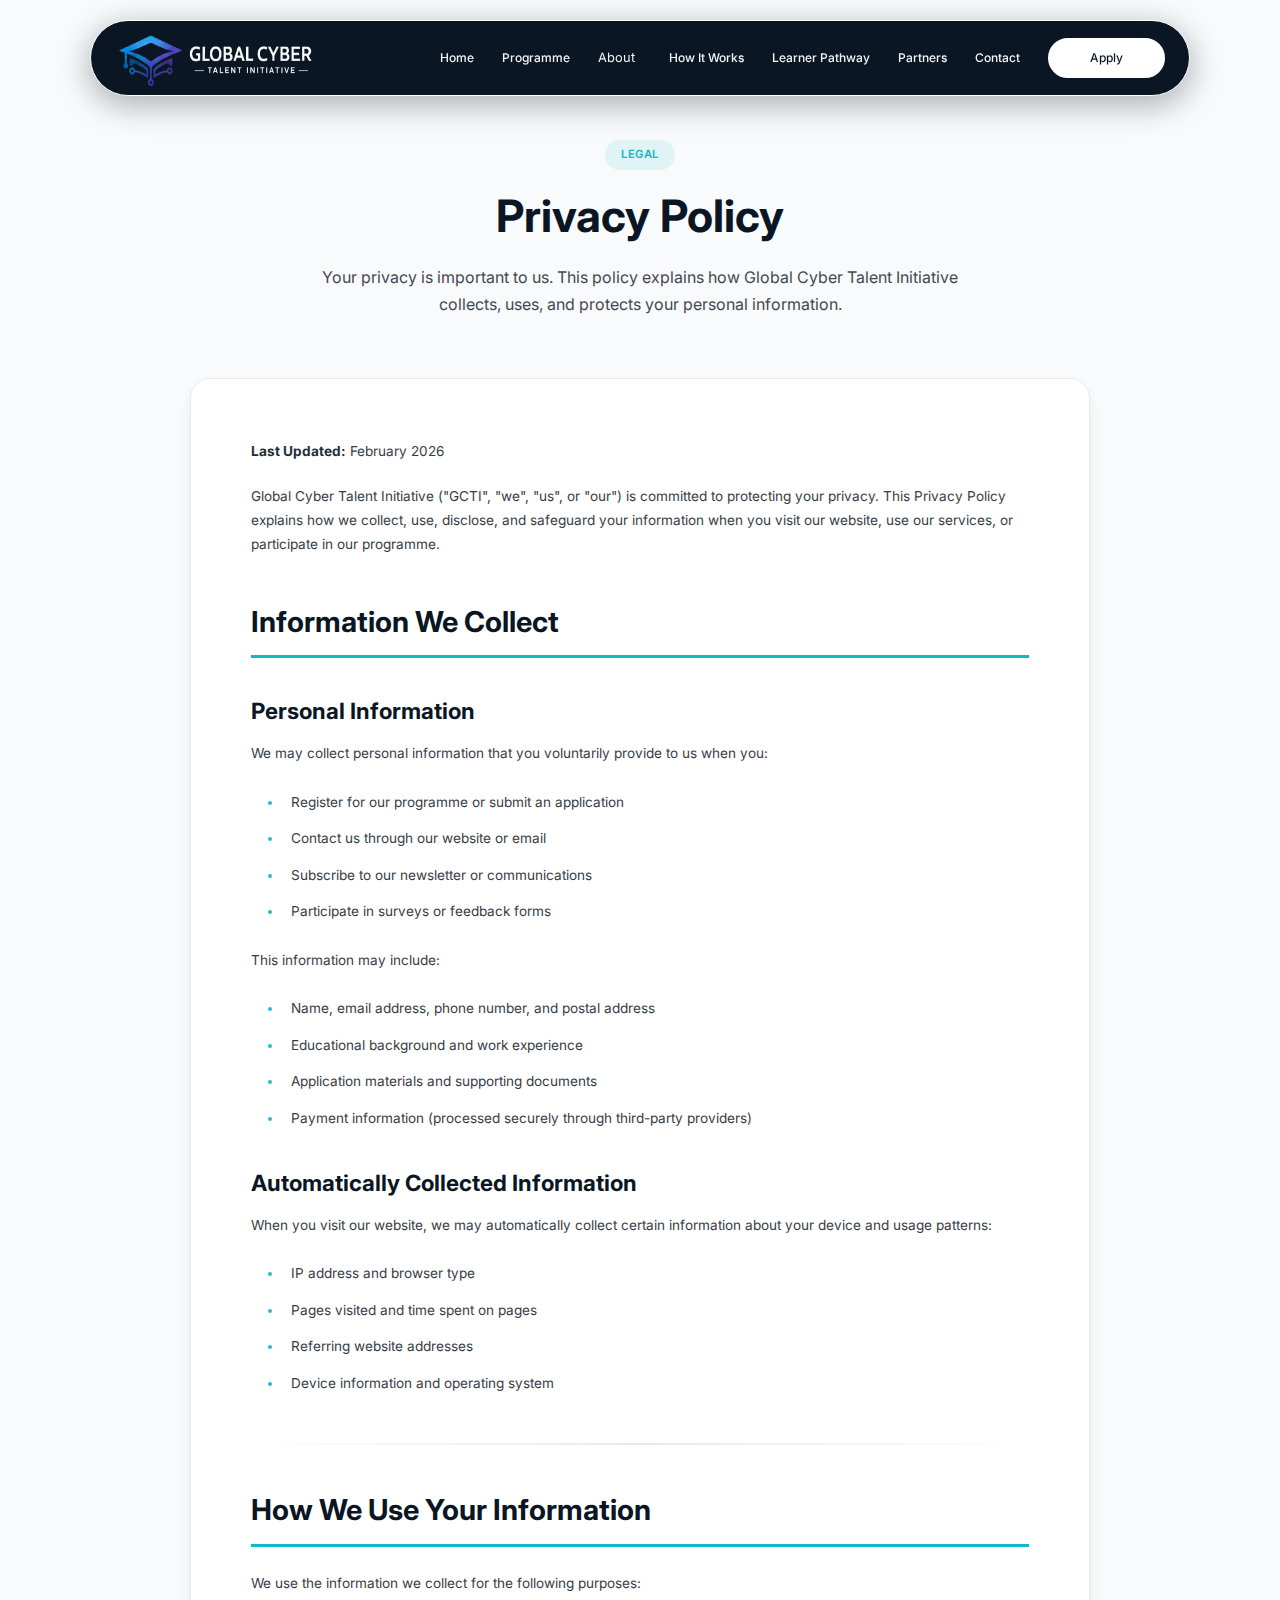
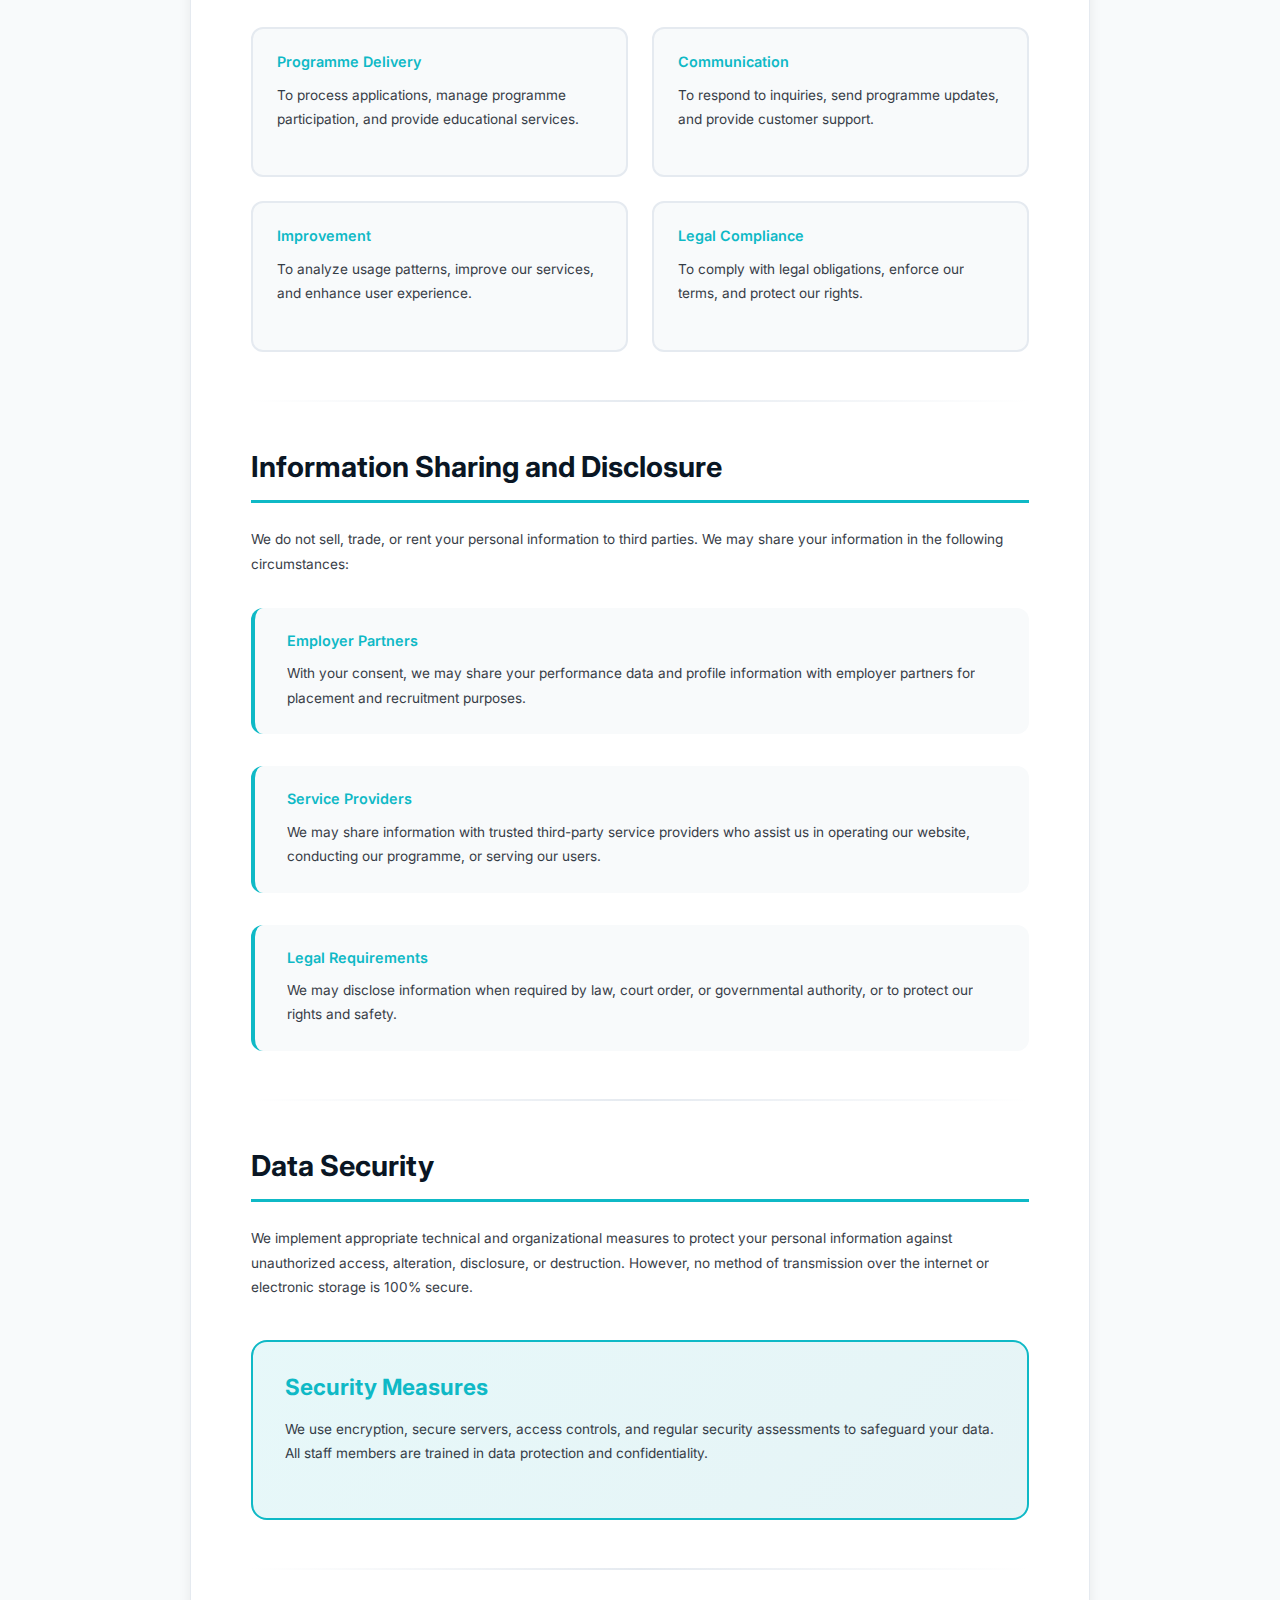
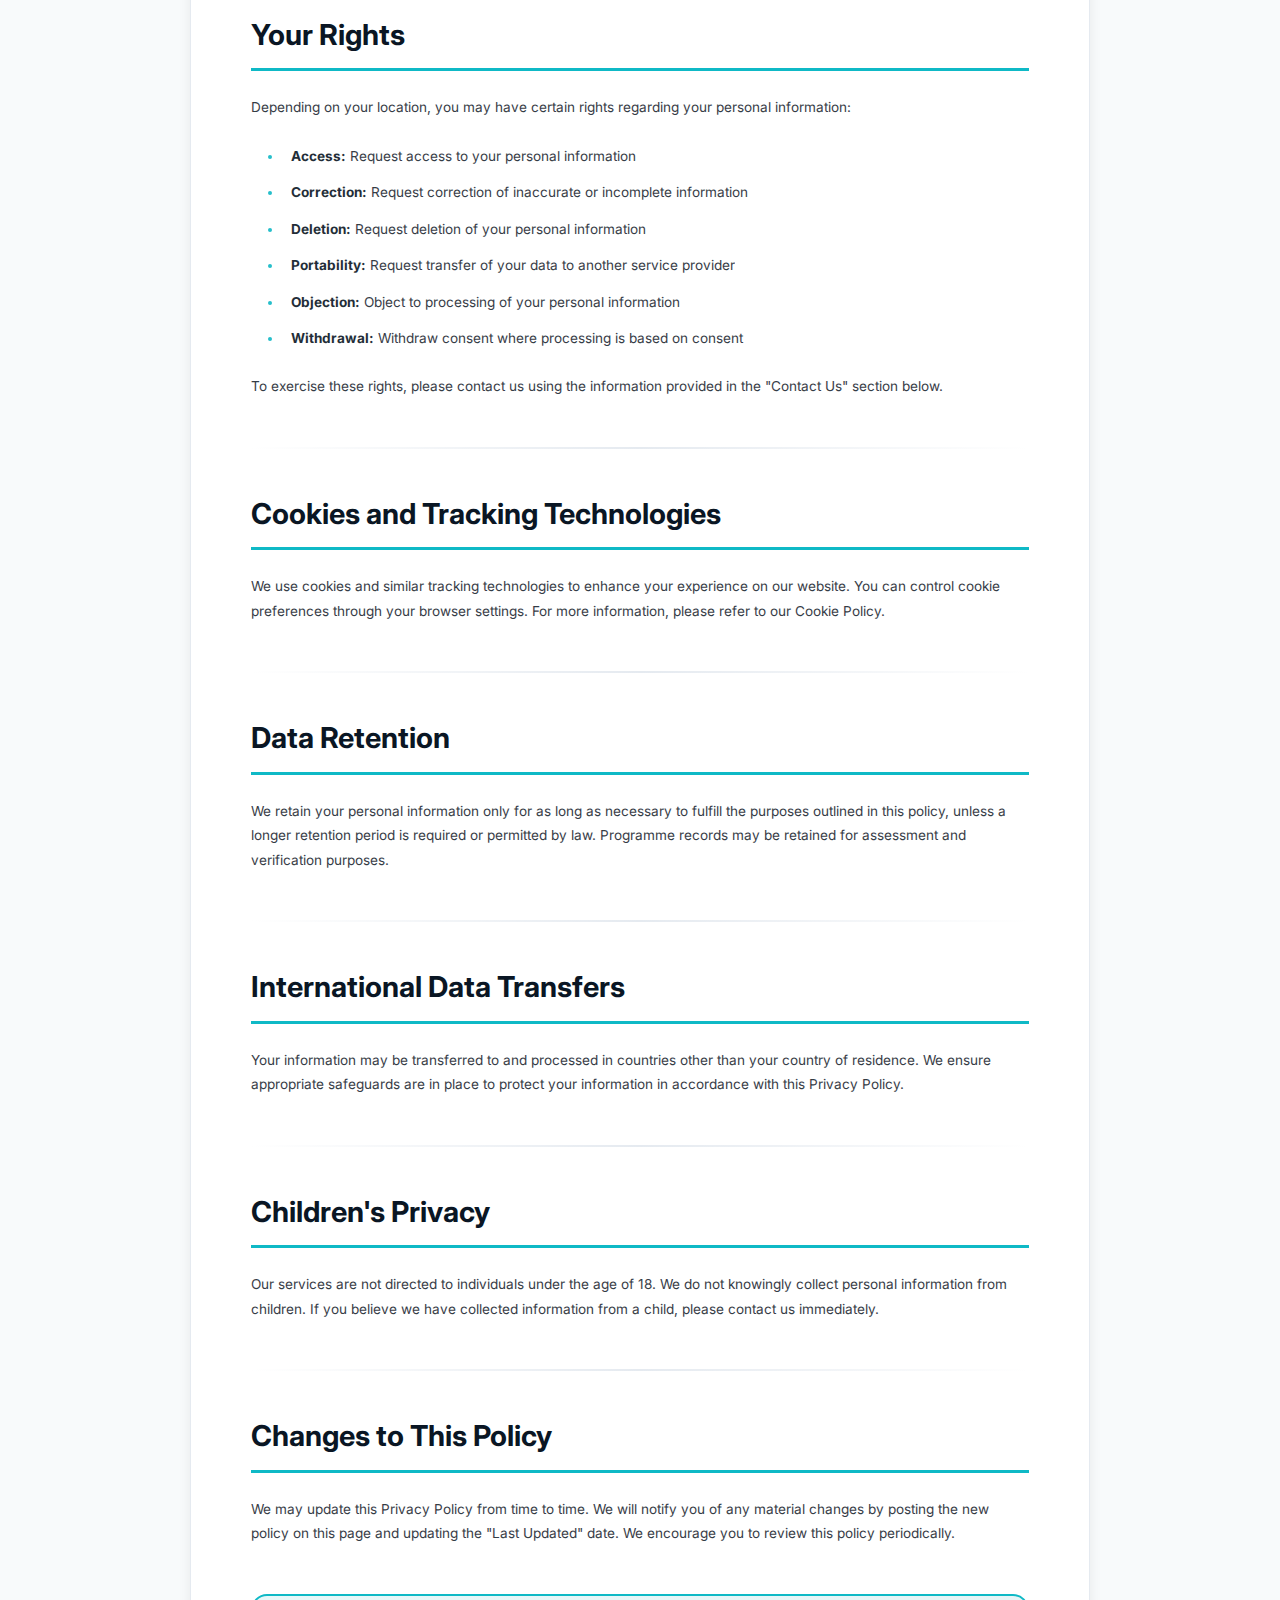
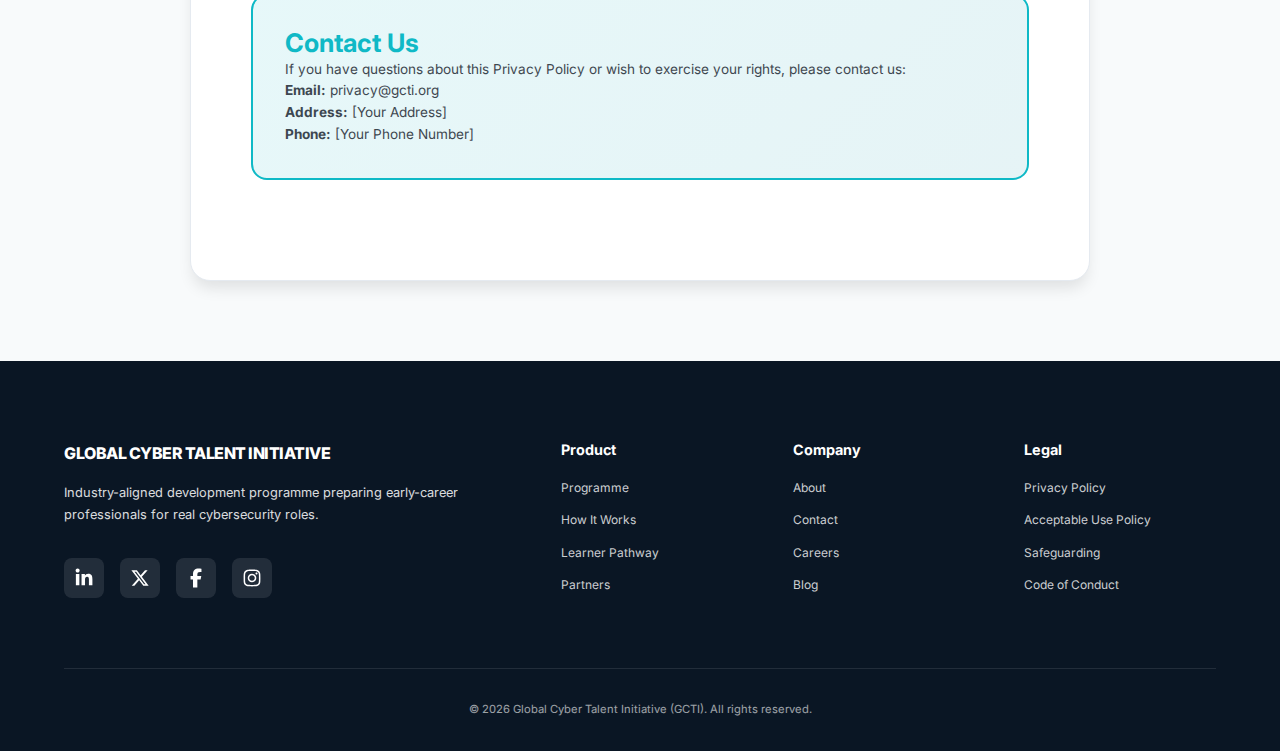
<file: privacy.html>
<!DOCTYPE html>
<html lang="en">
<head>
    <meta charset="UTF-8">
    <meta name="viewport" content="width=device-width, initial-scale=1.0">
    <title>Privacy Policy - Global Cyber Talent Initiative</title>
    <link rel="preconnect" href="https://fonts.googleapis.com">
    <link rel="preconnect" href="https://fonts.gstatic.com" crossorigin>
    <link href="https://fonts.googleapis.com/css2?family=Inter:wght@300;400;500;600;700;800;900&family=Libre+Baskerville:ital,wght@0,400;0,700;1,400&display=swap" rel="stylesheet">
    <link rel="stylesheet" href="styles.css">
    <link rel="icon" type="image/png" sizes="32x32" href="img/favicon.png">
</head>
<body>
    <nav class="navbar" id="navbar">
        <div class="container nav-container">
            <div class="logo">
                <a href="index.html#home">
                    <img src="img/logo3.png" alt="GCTI Logo" style="width: 200px;">
                </a>
            </div>
            <button class="mobile-menu-toggle" id="mobileMenuToggle" aria-label="Toggle menu">
                <span></span>
                <span></span>
                <span></span>
            </button>
            <ul class="nav-links" id="navLinks">
                <li><a href="index.html#home">Home</a></li>
                <li><a href="index.html#programme">Programme</a></li>
                <li class="nav-item-has-dropdown">
                    <button class="nav-dropdown-toggle" type="button">
                        About
                        <span class="nav-dropdown-caret"><i class="fa-solid fa-angle-down"></i></span>
                    </button>
                    <ul class="nav-dropdown">
                        <li><a href="about.html">About GCTI</a></li>
                        <li><a href="programme-overview.html">Programme Overview</a></li>
                    </ul>
                </li>
                <li><a href="index.html#how-it-works">How It Works</a></li>
                <li><a href="index.html#learner-pathway">Learner Pathway</a></li>
                <li><a href="index.html#partners">Partners</a></li>
                <li><a href="index.html#contact">Contact</a></li>
                <li><a href="index.html#apply" class="btn btn-primary">Apply</a></li>
            </ul>
        </div>
    </nav>

    <main class="content-page-main">
        <div class="container">
            <div class="content-hero">
                <div class="section-badge">Legal</div>
                <h1>Privacy Policy</h1>
                <p>Your privacy is important to us. This policy explains how Global Cyber Talent Initiative collects, uses, and protects your personal information.</p>
            </div>

            <div class="content-wrapper">
                <div class="content-section">
                    <p><strong>Last Updated:</strong> February 2026</p>
                    <p>Global Cyber Talent Initiative ("GCTI", "we", "us", or "our") is committed to protecting your privacy. This Privacy Policy explains how we collect, use, disclose, and safeguard your information when you visit our website, use our services, or participate in our programme.</p>
                </div>

                <div class="content-section">
                    <h2>Information We Collect</h2>
                    
                    <h3>Personal Information</h3>
                    <p>We may collect personal information that you voluntarily provide to us when you:</p>
                    <ul>
                        <li>Register for our programme or submit an application</li>
                        <li>Contact us through our website or email</li>
                        <li>Subscribe to our newsletter or communications</li>
                        <li>Participate in surveys or feedback forms</li>
                    </ul>
                    
                    <p>This information may include:</p>
                    <ul>
                        <li>Name, email address, phone number, and postal address</li>
                        <li>Educational background and work experience</li>
                        <li>Application materials and supporting documents</li>
                        <li>Payment information (processed securely through third-party providers)</li>
                    </ul>

                    <h3>Automatically Collected Information</h3>
                    <p>When you visit our website, we may automatically collect certain information about your device and usage patterns:</p>
                    <ul>
                        <li>IP address and browser type</li>
                        <li>Pages visited and time spent on pages</li>
                        <li>Referring website addresses</li>
                        <li>Device information and operating system</li>
                    </ul>
                </div>

                <hr class="content-divider">

                <div class="content-section">
                    <h2>How We Use Your Information</h2>
                    <p>We use the information we collect for the following purposes:</p>
                    
                    <div class="content-grid">
                        <div class="content-grid-item">
                            <h4>Programme Delivery</h4>
                            <p>To process applications, manage programme participation, and provide educational services.</p>
                        </div>
                        <div class="content-grid-item">
                            <h4>Communication</h4>
                            <p>To respond to inquiries, send programme updates, and provide customer support.</p>
                        </div>
                        <div class="content-grid-item">
                            <h4>Improvement</h4>
                            <p>To analyze usage patterns, improve our services, and enhance user experience.</p>
                        </div>
                        <div class="content-grid-item">
                            <h4>Legal Compliance</h4>
                            <p>To comply with legal obligations, enforce our terms, and protect our rights.</p>
                        </div>
                    </div>
                </div>

                <hr class="content-divider">

                <div class="content-section">
                    <h2>Information Sharing and Disclosure</h2>
                    <p>We do not sell, trade, or rent your personal information to third parties. We may share your information in the following circumstances:</p>
                    
                    <div class="content-card">
                        <h4>Employer Partners</h4>
                        <p>With your consent, we may share your performance data and profile information with employer partners for placement and recruitment purposes.</p>
                    </div>
                    
                    <div class="content-card">
                        <h4>Service Providers</h4>
                        <p>We may share information with trusted third-party service providers who assist us in operating our website, conducting our programme, or serving our users.</p>
                    </div>
                    
                    <div class="content-card">
                        <h4>Legal Requirements</h4>
                        <p>We may disclose information when required by law, court order, or governmental authority, or to protect our rights and safety.</p>
                    </div>
                </div>

                <hr class="content-divider">

                <div class="content-section">
                    <h2>Data Security</h2>
                    <p>We implement appropriate technical and organizational measures to protect your personal information against unauthorized access, alteration, disclosure, or destruction. However, no method of transmission over the internet or electronic storage is 100% secure.</p>
                    
                    <div class="content-highlight">
                        <h3>Security Measures</h3>
                        <p>We use encryption, secure servers, access controls, and regular security assessments to safeguard your data. All staff members are trained in data protection and confidentiality.</p>
                    </div>
                </div>

                <hr class="content-divider">

                <div class="content-section">
                    <h2>Your Rights</h2>
                    <p>Depending on your location, you may have certain rights regarding your personal information:</p>
                    <ul>
                        <li><strong>Access:</strong> Request access to your personal information</li>
                        <li><strong>Correction:</strong> Request correction of inaccurate or incomplete information</li>
                        <li><strong>Deletion:</strong> Request deletion of your personal information</li>
                        <li><strong>Portability:</strong> Request transfer of your data to another service provider</li>
                        <li><strong>Objection:</strong> Object to processing of your personal information</li>
                        <li><strong>Withdrawal:</strong> Withdraw consent where processing is based on consent</li>
                    </ul>
                    <p>To exercise these rights, please contact us using the information provided in the "Contact Us" section below.</p>
                </div>

                <hr class="content-divider">

                <div class="content-section">
                    <h2>Cookies and Tracking Technologies</h2>
                    <p>We use cookies and similar tracking technologies to enhance your experience on our website. You can control cookie preferences through your browser settings. For more information, please refer to our Cookie Policy.</p>
                </div>

                <hr class="content-divider">

                <div class="content-section">
                    <h2>Data Retention</h2>
                    <p>We retain your personal information only for as long as necessary to fulfill the purposes outlined in this policy, unless a longer retention period is required or permitted by law. Programme records may be retained for assessment and verification purposes.</p>
                </div>

                <hr class="content-divider">

                <div class="content-section">
                    <h2>International Data Transfers</h2>
                    <p>Your information may be transferred to and processed in countries other than your country of residence. We ensure appropriate safeguards are in place to protect your information in accordance with this Privacy Policy.</p>
                </div>

                <hr class="content-divider">

                <div class="content-section">
                    <h2>Children's Privacy</h2>
                    <p>Our services are not directed to individuals under the age of 18. We do not knowingly collect personal information from children. If you believe we have collected information from a child, please contact us immediately.</p>
                </div>

                <hr class="content-divider">

                <div class="content-section">
                    <h2>Changes to This Policy</h2>
                    <p>We may update this Privacy Policy from time to time. We will notify you of any material changes by posting the new policy on this page and updating the "Last Updated" date. We encourage you to review this policy periodically.</p>
                </div>

                <div class="content-highlight">
                    <h3>Contact Us</h3>
                    <p>If you have questions about this Privacy Policy or wish to exercise your rights, please contact us:</p>
                    <p><strong>Email:</strong> privacy@gcti.org<br>
                    <strong>Address:</strong> [Your Address]<br>
                    <strong>Phone:</strong> [Your Phone Number]</p>
                </div>
            </div>
        </div>
    </main>

    <footer class="footer">
        <div class="container">
            <div class="footer-content">
                <div class="footer-brand">
                    <div class="footer-logo">GLOBAL CYBER TALENT INITIATIVE</div>
                    <p>Industry-aligned development programme preparing early-career professionals for real cybersecurity roles.</p>
                    <div class="social-links">
                        <a href="#" aria-label="LinkedIn">
                            <svg xmlns="http://www.w3.org/2000/svg" width="24" height="24" fill="#fff" viewBox="0 0 640 640">
                                <path d="M196.3 512L103.4 512L103.4 212.9L196.3 212.9L196.3 512zM149.8 172.1C120.1 172.1 96 147.5 96 117.8C96 103.5 101.7 89.9 111.8 79.8C121.9 69.7 135.6 64 149.8 64C164 64 177.7 69.7 187.8 79.8C197.9 89.9 203.6 103.6 203.6 117.8C203.6 147.5 179.5 172.1 149.8 172.1zM543.9 512L451.2 512L451.2 366.4C451.2 331.7 450.5 287.2 402.9 287.2C354.6 287.2 347.2 324.9 347.2 363.9L347.2 512L254.4 512L254.4 212.9L343.5 212.9L343.5 253.7L344.8 253.7C357.2 230.2 387.5 205.4 432.7 205.4C526.7 205.4 544 267.3 544 347.7L544 512L543.9 512z"/>
                            </svg>
                        </a>
                        <a href="#" aria-label="X (Twitter)">
                            <svg xmlns="http://www.w3.org/2000/svg" width="24" height="24" fill="#fff" viewBox="0 0 640 640">
                                <path d="M453.2 112L523.8 112L369.6 288.2L551 528L409 528L297.7 382.6L170.5 528L99.8 528L264.7 339.5L90.8 112L236.4 112L336.9 244.9L453.2 112zM428.4 485.8L467.5 485.8L215.1 152L173.1 152L428.4 485.8z"/>
                            </svg>
                        </a>
                        <a href="#" aria-label="Facebook">
                            <svg xmlns="http://www.w3.org/2000/svg" width="24" height="24" fill="#fff" viewBox="0 0 640 640">
                                <path d="M240 363.3L240 576L356 576L356 363.3L442.5 363.3L460.5 265.5L356 265.5L356 230.9C356 179.2 376.3 159.4 428.7 159.4C445 159.4 458.1 159.8 465.7 160.6L465.7 71.9C451.4 68 416.4 64 396.2 64C289.3 64 240 114.5 240 223.4L240 265.5L174 265.5L174 363.3L240 363.3z"/>
                            </svg>
                        </a>
                        <a href="#" aria-label="Instagram">
                            <svg xmlns="http://www.w3.org/2000/svg" width="24" height="24" fill="#fff" viewBox="0 0 640 640">
                                <path d="M320.3 205C256.8 204.8 205.2 256.2 205 319.7C204.8 383.2 256.2 434.8 319.7 435C383.2 435.2 434.8 383.8 435 320.3C435.2 256.8 383.8 205.2 320.3 205zM319.7 245.4C360.9 245.2 394.4 278.5 394.6 319.7C394.8 360.9 361.5 394.4 320.3 394.6C279.1 394.8 245.6 361.5 245.4 320.3C245.2 279.1 278.5 245.6 319.7 245.4zM413.1 200.3C413.1 185.5 425.1 173.5 439.9 173.5C454.7 173.5 466.7 185.5 466.7 200.3C466.7 215.1 454.7 227.1 439.9 227.1C425.1 227.1 413.1 215.1 413.1 200.3zM542.8 227.5C541.1 191.6 532.9 159.8 506.6 133.6C480.4 107.4 448.6 99.2 412.7 97.4C375.7 95.3 264.8 95.3 227.8 97.4C192 99.1 160.2 107.3 133.9 133.5C107.6 159.7 99.5 191.5 97.7 227.4C95.6 264.4 95.6 375.3 97.7 412.3C99.4 448.2 107.6 480 133.9 506.2C160.2 532.4 191.9 540.6 227.8 542.4C264.8 544.5 375.7 544.5 412.7 542.4C448.6 540.7 480.4 532.5 506.6 506.2C532.8 480 541 448.2 542.8 412.3C544.9 375.3 544.9 264.5 542.8 227.5zM495 452C487.2 471.6 472.1 486.7 452.4 494.6C422.9 506.3 352.9 503.6 320.3 503.6C287.7 503.6 217.6 506.2 188.2 494.6C168.6 486.8 153.5 471.7 145.6 452C133.9 422.5 136.6 352.5 136.6 319.9C136.6 287.3 134 217.2 145.6 187.8C153.4 168.2 168.5 153.1 188.2 145.2C217.7 133.5 287.7 136.2 320.3 136.2C352.9 136.2 423 133.6 452.4 145.2C472 153 487.1 168.1 495 187.8C506.7 217.3 504 287.3 504 319.9C504 352.5 506.7 422.6 495 452z"/>
                            </svg>
                        </a>
                    </div>
                </div>

                <div class="footer-links">
                    <div class="footer-column">
                        <h4>Product</h4>
                        <ul>
                            <li><a href="index.html#programme">Programme</a></li>
                            <li><a href="index.html#how-it-works">How It Works</a></li>
                            <li><a href="index.html#learner-pathway">Learner Pathway</a></li>
                            <li><a href="index.html#partners">Partners</a></li>
                        </ul>
                    </div>

                    <div class="footer-column">
                        <h4>Company</h4>
                        <ul>
                            <li><a href="about.html">About</a></li>
                            <li><a href="index.html#contact">Contact</a></li>
                            <li><a href="#careers">Careers</a></li>
                            <li><a href="#blog">Blog</a></li>
                        </ul>
                    </div>

                    <div class="footer-column">
                        <h4>Legal</h4>
                        <ul>
                            <li><a href="privacy.html">Privacy Policy</a></li>
                            <li><a href="aup.html">Acceptable Use Policy</a></li>
                            <li><a href="safeguarding.html">Safeguarding</a></li>
                            <li><a href="code-of-conduct.html">Code of Conduct</a></li>
                        </ul>
                    </div>
                </div>
            </div>

            <div class="footer-bottom">
                <p>&copy; 2026 Global Cyber Talent Initiative (GCTI). All rights reserved.</p>
            </div>
        </div>
    </footer>

    <script src="script.js"></script>
</body>
</html>
</file>
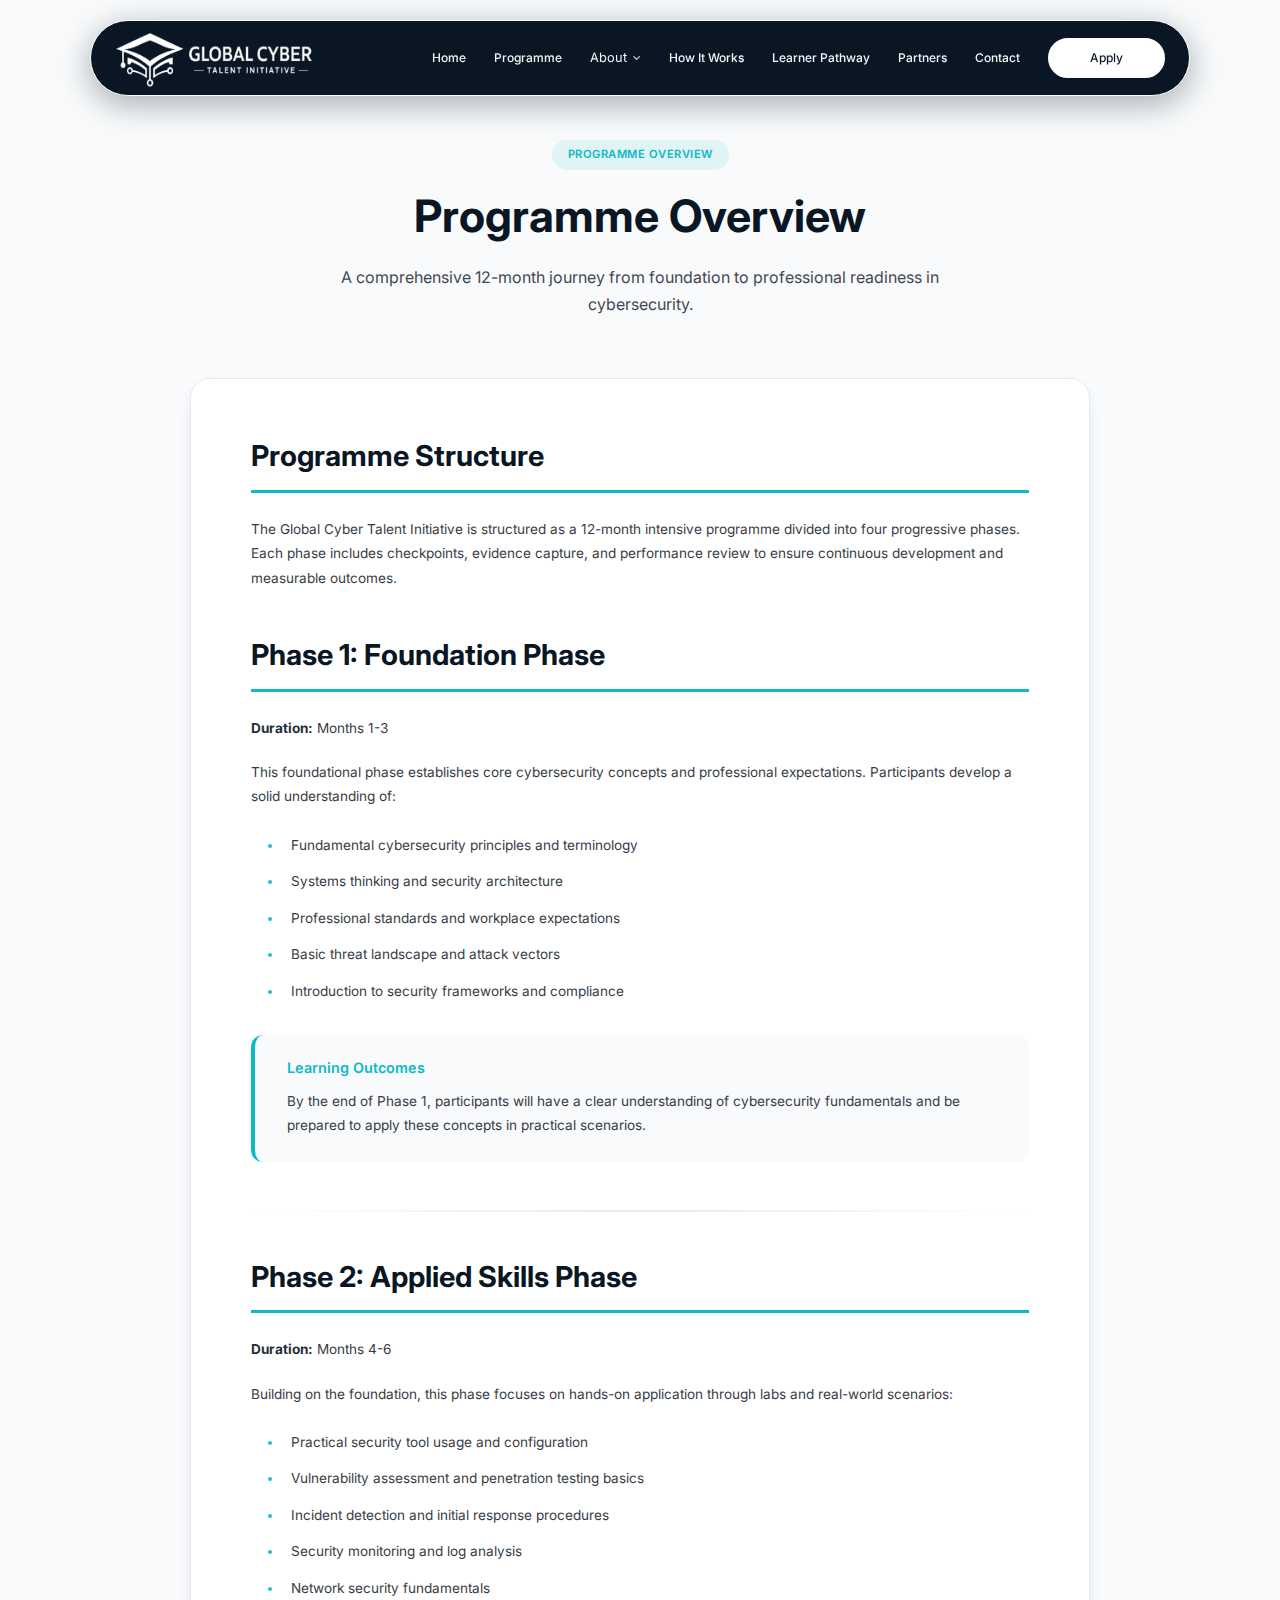
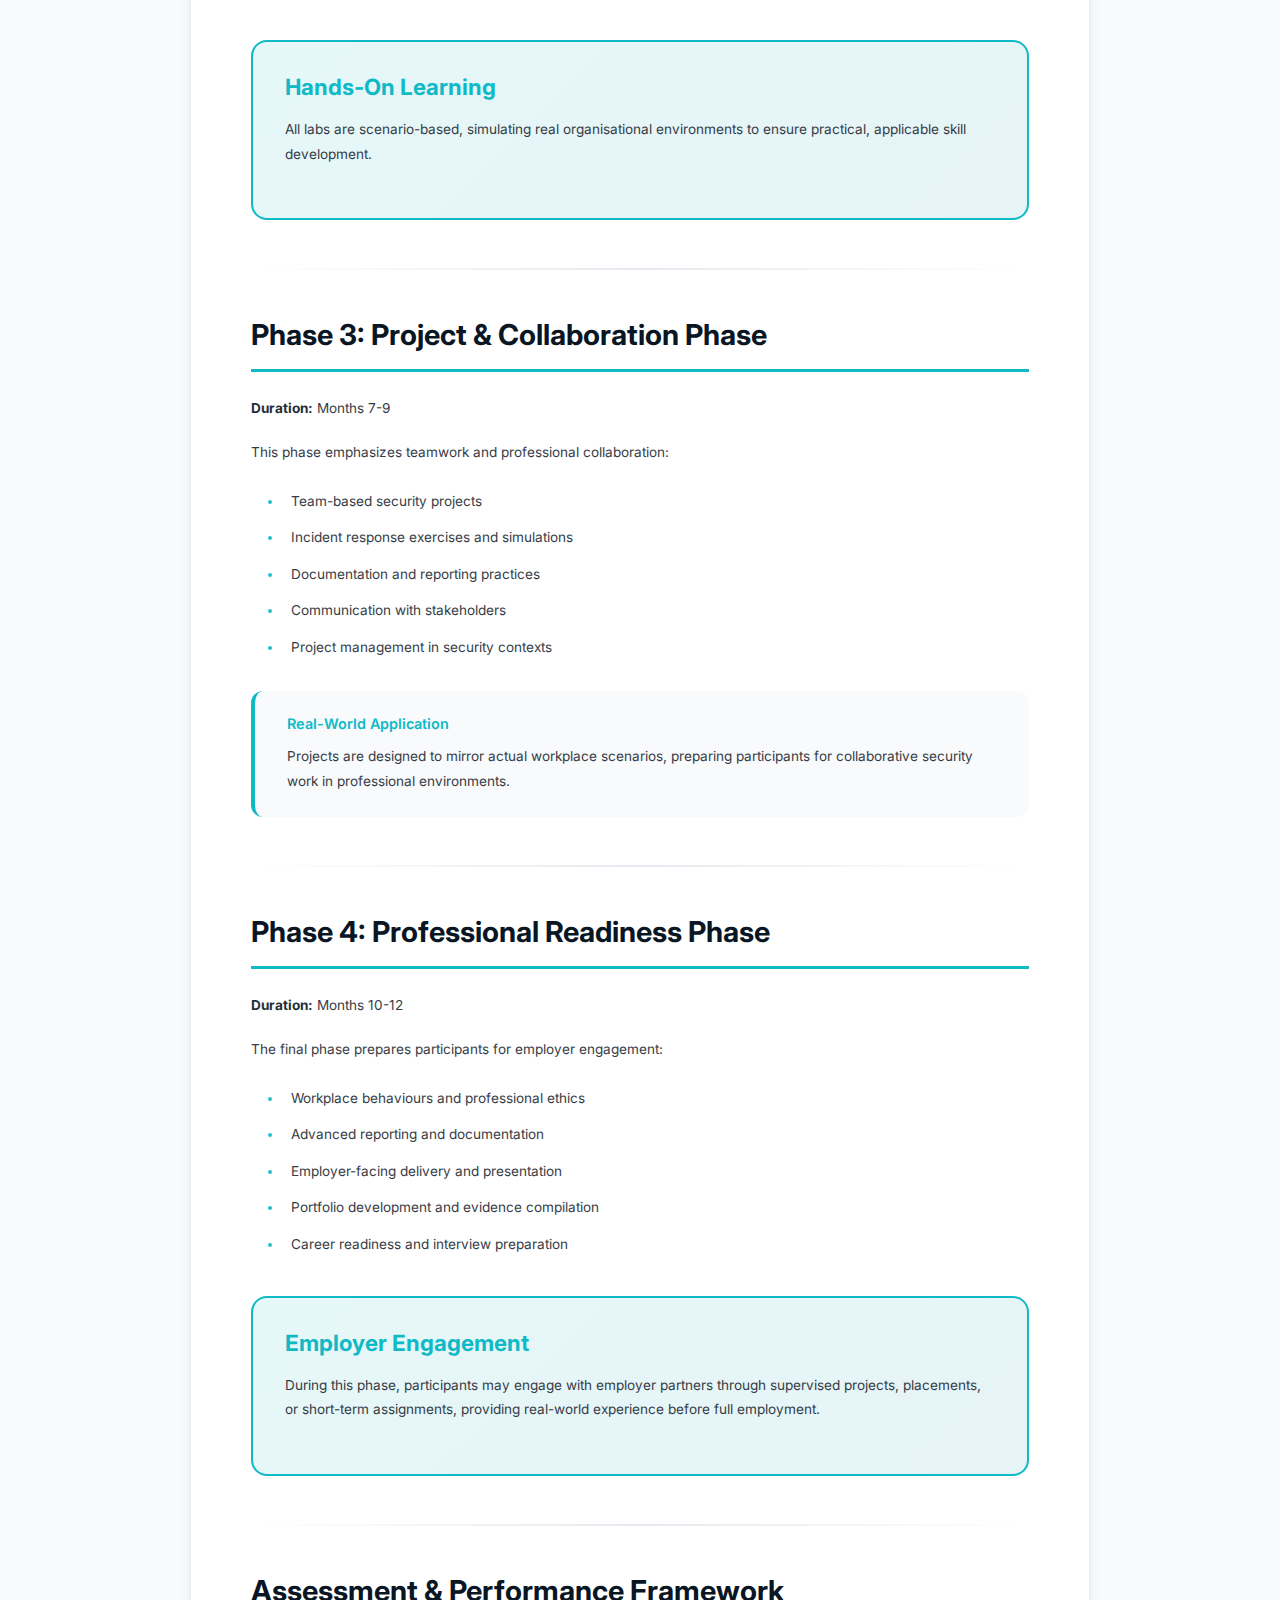
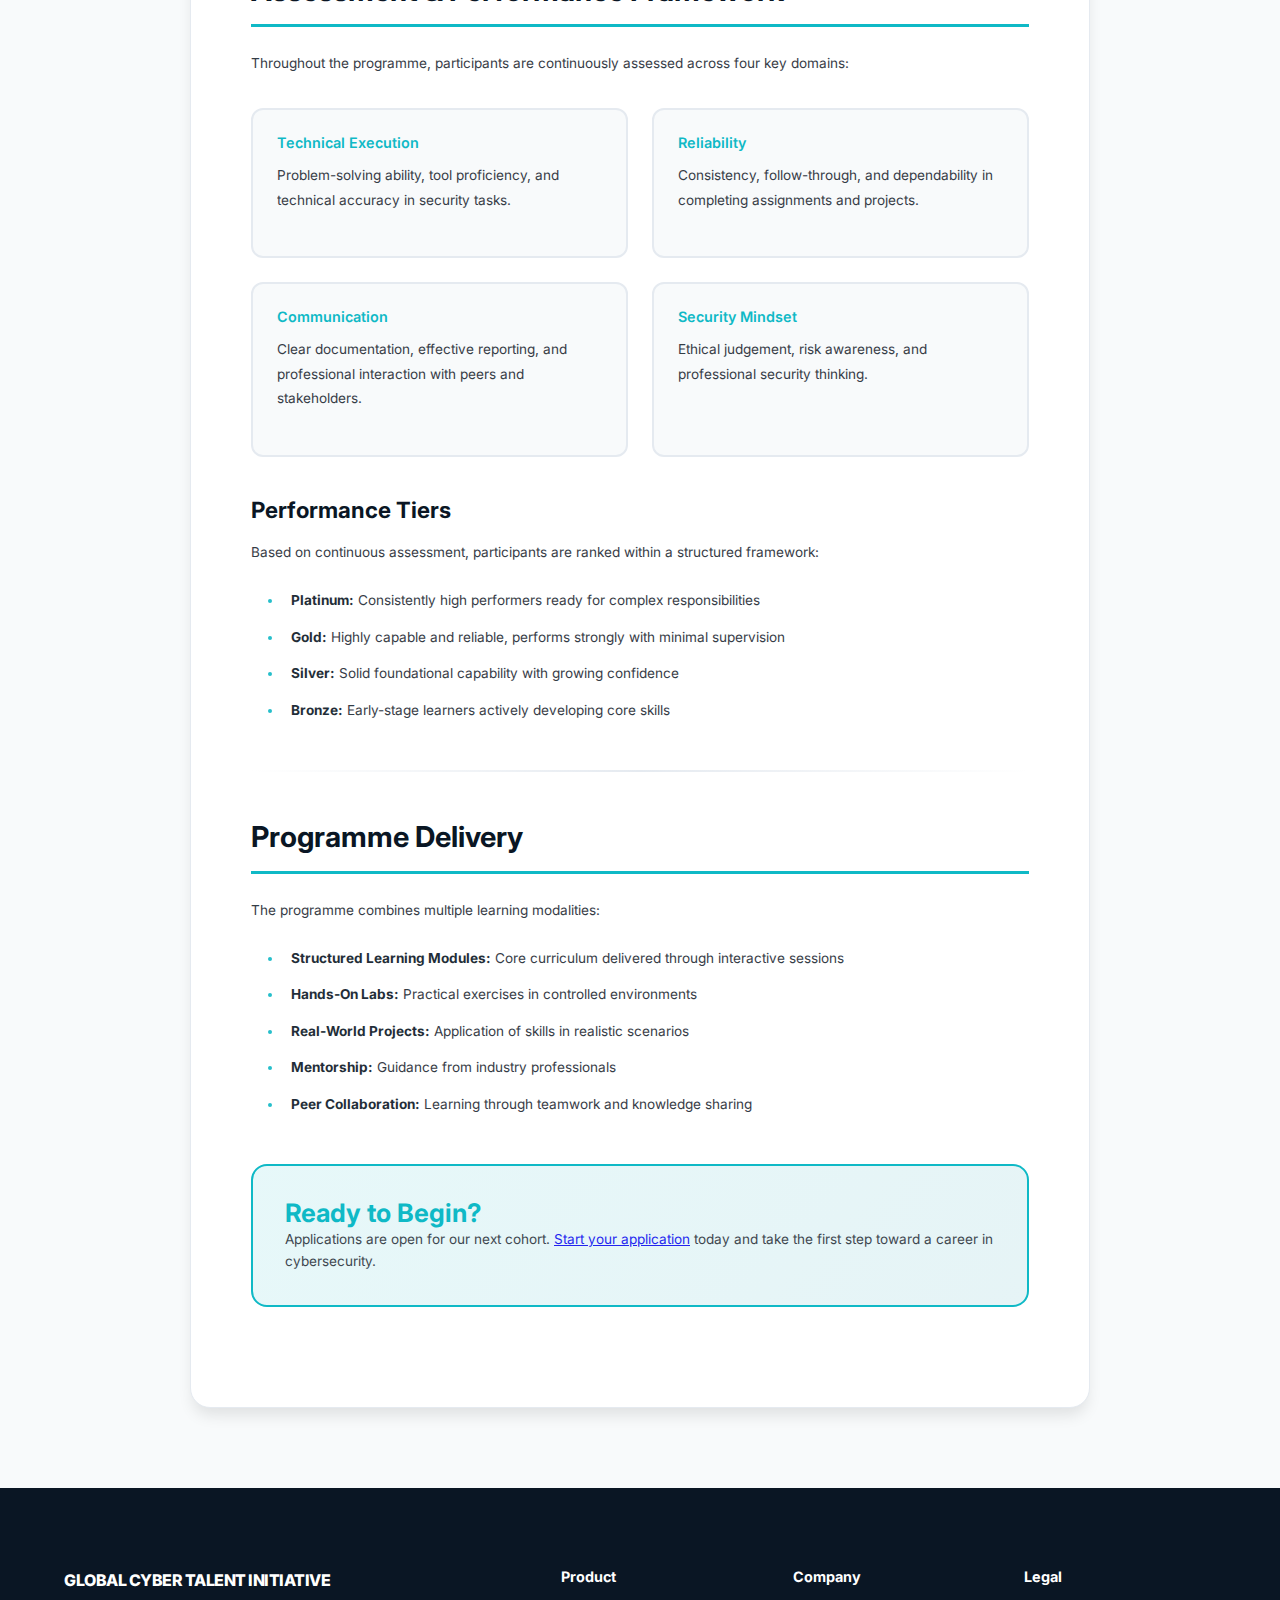
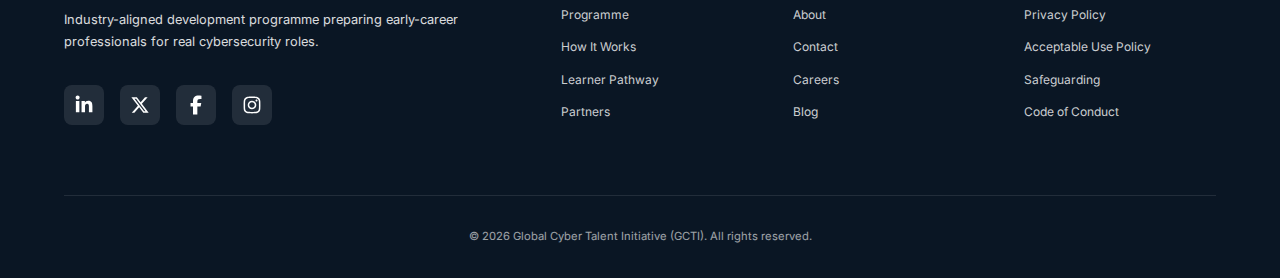
<file: programme-overview.html>
<!DOCTYPE html>
<html lang="en">
<head>
    <meta charset="UTF-8">
    <meta name="viewport" content="width=device-width, initial-scale=1.0">
    <title>Programme Overview - Global Cyber Talent Initiative</title>
    <link rel="preconnect" href="https://fonts.googleapis.com">
    <link rel="preconnect" href="https://fonts.gstatic.com" crossorigin>
    <link href="https://fonts.googleapis.com/css2?family=Inter:wght@300;400;500;600;700;800;900&family=Libre+Baskerville:ital,wght@0,400;0,700;1,400&display=swap" rel="stylesheet">
    <link rel="stylesheet" href="styles.css">
    <link rel="icon" type="image/png" sizes="32x32" href="img/favicon2.png">

    <!-- Icons -->
    <link rel="stylesheet" href="https://cdnjs.cloudflare.com/ajax/libs/font-awesome/6.4.2/css/all.min.css"/>
</head>
<body>
    <nav class="navbar" id="navbar">
        <div class="container nav-container">
            <div class="logo">
                <a href="index.html#home">
                    <img src="img/logo4.png" alt="GCTI Logo" style="width: 200px;">
                </a>
            </div>
            <button class="mobile-menu-toggle" id="mobileMenuToggle" aria-label="Toggle menu">
                <span></span>
                <span></span>
                <span></span>
            </button>
            <ul class="nav-links" id="navLinks">
                <li><a href="index.html#home">Home</a></li>
                <li><a href="index.html#programme">Programme</a></li>
                <li class="nav-item-has-dropdown">
                    <button class="nav-dropdown-toggle" type="button">
                        About
                        <span class="nav-dropdown-caret"><i class="fa-solid fa-angle-down"></i></span>
                    </button>
                    <ul class="nav-dropdown">
                        <li><a href="about.html">About GCTI</a></li>
                        <li><a href="programme-overview.html">Programme Overview</a></li>
                    </ul>
                </li>
                <li><a href="index.html#how-it-works">How It Works</a></li>
                <li><a href="index.html#learner-pathway">Learner Pathway</a></li>
                <li><a href="index.html#partners">Partners</a></li>
                <li><a href="index.html#contact">Contact</a></li>
                <li><a href="index.html#apply" class="btn btn-primary">Apply</a></li>
            </ul>
        </div>
    </nav>

    <main class="content-page-main">
        <div class="container">
            <div class="content-hero">
                <div class="section-badge">Programme Overview</div>
                <h1>Programme Overview</h1>
                <p>A comprehensive 12-month journey from foundation to professional readiness in cybersecurity.</p>
            </div>

            <div class="content-wrapper">
                <div class="content-section">
                    <h2>Programme Structure</h2>
                    <p>The Global Cyber Talent Initiative is structured as a 12-month intensive programme divided into four progressive phases. Each phase includes checkpoints, evidence capture, and performance review to ensure continuous development and measurable outcomes.</p>
                </div>

                <div class="content-section">
                    <h2>Phase 1: Foundation Phase</h2>
                    <p><strong>Duration:</strong> Months 1-3</p>
                    <p>This foundational phase establishes core cybersecurity concepts and professional expectations. Participants develop a solid understanding of:</p>
                    <ul>
                        <li>Fundamental cybersecurity principles and terminology</li>
                        <li>Systems thinking and security architecture</li>
                        <li>Professional standards and workplace expectations</li>
                        <li>Basic threat landscape and attack vectors</li>
                        <li>Introduction to security frameworks and compliance</li>
                    </ul>
                    <div class="content-card">
                        <h4>Learning Outcomes</h4>
                        <p>By the end of Phase 1, participants will have a clear understanding of cybersecurity fundamentals and be prepared to apply these concepts in practical scenarios.</p>
                    </div>
                </div>

                <hr class="content-divider">

                <div class="content-section">
                    <h2>Phase 2: Applied Skills Phase</h2>
                    <p><strong>Duration:</strong> Months 4-6</p>
                    <p>Building on the foundation, this phase focuses on hands-on application through labs and real-world scenarios:</p>
                    <ul>
                        <li>Practical security tool usage and configuration</li>
                        <li>Vulnerability assessment and penetration testing basics</li>
                        <li>Incident detection and initial response procedures</li>
                        <li>Security monitoring and log analysis</li>
                        <li>Network security fundamentals</li>
                    </ul>
                    <div class="content-highlight">
                        <h3>Hands-On Learning</h3>
                        <p>All labs are scenario-based, simulating real organisational environments to ensure practical, applicable skill development.</p>
                    </div>
                </div>

                <hr class="content-divider">

                <div class="content-section">
                    <h2>Phase 3: Project & Collaboration Phase</h2>
                    <p><strong>Duration:</strong> Months 7-9</p>
                    <p>This phase emphasizes teamwork and professional collaboration:</p>
                    <ul>
                        <li>Team-based security projects</li>
                        <li>Incident response exercises and simulations</li>
                        <li>Documentation and reporting practices</li>
                        <li>Communication with stakeholders</li>
                        <li>Project management in security contexts</li>
                    </ul>
                    <div class="content-card">
                        <h4>Real-World Application</h4>
                        <p>Projects are designed to mirror actual workplace scenarios, preparing participants for collaborative security work in professional environments.</p>
                    </div>
                </div>

                <hr class="content-divider">

                <div class="content-section">
                    <h2>Phase 4: Professional Readiness Phase</h2>
                    <p><strong>Duration:</strong> Months 10-12</p>
                    <p>The final phase prepares participants for employer engagement:</p>
                    <ul>
                        <li>Workplace behaviours and professional ethics</li>
                        <li>Advanced reporting and documentation</li>
                        <li>Employer-facing delivery and presentation</li>
                        <li>Portfolio development and evidence compilation</li>
                        <li>Career readiness and interview preparation</li>
                    </ul>
                    <div class="content-highlight">
                        <h3>Employer Engagement</h3>
                        <p>During this phase, participants may engage with employer partners through supervised projects, placements, or short-term assignments, providing real-world experience before full employment.</p>
                    </div>
                </div>

                <hr class="content-divider">

                <div class="content-section">
                    <h2>Assessment & Performance Framework</h2>
                    <p>Throughout the programme, participants are continuously assessed across four key domains:</p>
                    
                    <div class="content-grid">
                        <div class="content-grid-item">
                            <h4>Technical Execution</h4>
                            <p>Problem-solving ability, tool proficiency, and technical accuracy in security tasks.</p>
                        </div>
                        <div class="content-grid-item">
                            <h4>Reliability</h4>
                            <p>Consistency, follow-through, and dependability in completing assignments and projects.</p>
                        </div>
                        <div class="content-grid-item">
                            <h4>Communication</h4>
                            <p>Clear documentation, effective reporting, and professional interaction with peers and stakeholders.</p>
                        </div>
                        <div class="content-grid-item">
                            <h4>Security Mindset</h4>
                            <p>Ethical judgement, risk awareness, and professional security thinking.</p>
                        </div>
                    </div>

                    <h3>Performance Tiers</h3>
                    <p>Based on continuous assessment, participants are ranked within a structured framework:</p>
                    <ul>
                        <li><strong>Platinum:</strong> Consistently high performers ready for complex responsibilities</li>
                        <li><strong>Gold:</strong> Highly capable and reliable, performs strongly with minimal supervision</li>
                        <li><strong>Silver:</strong> Solid foundational capability with growing confidence</li>
                        <li><strong>Bronze:</strong> Early-stage learners actively developing core skills</li>
                    </ul>
                </div>

                <hr class="content-divider">

                <div class="content-section">
                    <h2>Programme Delivery</h2>
                    <p>The programme combines multiple learning modalities:</p>
                    <ul>
                        <li><strong>Structured Learning Modules:</strong> Core curriculum delivered through interactive sessions</li>
                        <li><strong>Hands-On Labs:</strong> Practical exercises in controlled environments</li>
                        <li><strong>Real-World Projects:</strong> Application of skills in realistic scenarios</li>
                        <li><strong>Mentorship:</strong> Guidance from industry professionals</li>
                        <li><strong>Peer Collaboration:</strong> Learning through teamwork and knowledge sharing</li>
                    </ul>
                </div>

                <div class="content-highlight">
                    <h3>Ready to Begin?</h3>
                    <p>Applications are open for our next cohort. <a href="index.html#apply">Start your application</a> today and take the first step toward a career in cybersecurity.</p>
                </div>
            </div>
        </div>
    </main>

    <footer class="footer">
        <div class="container">
            <div class="footer-content">
                <div class="footer-brand">
                    <div class="footer-logo">GLOBAL CYBER TALENT INITIATIVE</div>
                    <p>Industry-aligned development programme preparing early-career professionals for real cybersecurity roles.</p>
                    <div class="social-links">
                        <a href="#" aria-label="LinkedIn">
                            <svg xmlns="http://www.w3.org/2000/svg" width="24" height="24" fill="#fff" viewBox="0 0 640 640">
                                <path d="M196.3 512L103.4 512L103.4 212.9L196.3 212.9L196.3 512zM149.8 172.1C120.1 172.1 96 147.5 96 117.8C96 103.5 101.7 89.9 111.8 79.8C121.9 69.7 135.6 64 149.8 64C164 64 177.7 69.7 187.8 79.8C197.9 89.9 203.6 103.6 203.6 117.8C203.6 147.5 179.5 172.1 149.8 172.1zM543.9 512L451.2 512L451.2 366.4C451.2 331.7 450.5 287.2 402.9 287.2C354.6 287.2 347.2 324.9 347.2 363.9L347.2 512L254.4 512L254.4 212.9L343.5 212.9L343.5 253.7L344.8 253.7C357.2 230.2 387.5 205.4 432.7 205.4C526.7 205.4 544 267.3 544 347.7L544 512L543.9 512z"/>
                            </svg>
                        </a>
                        <a href="#" aria-label="X (Twitter)">
                            <svg xmlns="http://www.w3.org/2000/svg" width="24" height="24" fill="#fff" viewBox="0 0 640 640">
                                <path d="M453.2 112L523.8 112L369.6 288.2L551 528L409 528L297.7 382.6L170.5 528L99.8 528L264.7 339.5L90.8 112L236.4 112L336.9 244.9L453.2 112zM428.4 485.8L467.5 485.8L215.1 152L173.1 152L428.4 485.8z"/>
                            </svg>
                        </a>
                        <a href="#" aria-label="Facebook">
                            <svg xmlns="http://www.w3.org/2000/svg" width="24" height="24" fill="#fff" viewBox="0 0 640 640">
                                <path d="M240 363.3L240 576L356 576L356 363.3L442.5 363.3L460.5 265.5L356 265.5L356 230.9C356 179.2 376.3 159.4 428.7 159.4C445 159.4 458.1 159.8 465.7 160.6L465.7 71.9C451.4 68 416.4 64 396.2 64C289.3 64 240 114.5 240 223.4L240 265.5L174 265.5L174 363.3L240 363.3z"/>
                            </svg>
                        </a>
                        <a href="#" aria-label="Instagram">
                            <svg xmlns="http://www.w3.org/2000/svg" width="24" height="24" fill="#fff" viewBox="0 0 640 640">
                                <path d="M320.3 205C256.8 204.8 205.2 256.2 205 319.7C204.8 383.2 256.2 434.8 319.7 435C383.2 435.2 434.8 383.8 435 320.3C435.2 256.8 383.8 205.2 320.3 205zM319.7 245.4C360.9 245.2 394.4 278.5 394.6 319.7C394.8 360.9 361.5 394.4 320.3 394.6C279.1 394.8 245.6 361.5 245.4 320.3C245.2 279.1 278.5 245.6 319.7 245.4zM413.1 200.3C413.1 185.5 425.1 173.5 439.9 173.5C454.7 173.5 466.7 185.5 466.7 200.3C466.7 215.1 454.7 227.1 439.9 227.1C425.1 227.1 413.1 215.1 413.1 200.3zM542.8 227.5C541.1 191.6 532.9 159.8 506.6 133.6C480.4 107.4 448.6 99.2 412.7 97.4C375.7 95.3 264.8 95.3 227.8 97.4C192 99.1 160.2 107.3 133.9 133.5C107.6 159.7 99.5 191.5 97.7 227.4C95.6 264.4 95.6 375.3 97.7 412.3C99.4 448.2 107.6 480 133.9 506.2C160.2 532.4 191.9 540.6 227.8 542.4C264.8 544.5 375.7 544.5 412.7 542.4C448.6 540.7 480.4 532.5 506.6 506.2C532.8 480 541 448.2 542.8 412.3C544.9 375.3 544.9 264.5 542.8 227.5zM495 452C487.2 471.6 472.1 486.7 452.4 494.6C422.9 506.3 352.9 503.6 320.3 503.6C287.7 503.6 217.6 506.2 188.2 494.6C168.6 486.8 153.5 471.7 145.6 452C133.9 422.5 136.6 352.5 136.6 319.9C136.6 287.3 134 217.2 145.6 187.8C153.4 168.2 168.5 153.1 188.2 145.2C217.7 133.5 287.7 136.2 320.3 136.2C352.9 136.2 423 133.6 452.4 145.2C472 153 487.1 168.1 495 187.8C506.7 217.3 504 287.3 504 319.9C504 352.5 506.7 422.6 495 452z"/>
                            </svg>
                        </a>
                    </div>
                </div>

                <div class="footer-links">
                    <div class="footer-column">
                        <h4>Product</h4>
                        <ul>
                            <li><a href="index.html#programme">Programme</a></li>
                            <li><a href="index.html#how-it-works">How It Works</a></li>
                            <li><a href="index.html#learner-pathway">Learner Pathway</a></li>
                            <li><a href="index.html#partners">Partners</a></li>
                        </ul>
                    </div>

                    <div class="footer-column">
                        <h4>Company</h4>
                        <ul>
                            <li><a href="about.html">About</a></li>
                            <li><a href="index.html#contact">Contact</a></li>
                            <li><a href="#careers">Careers</a></li>
                            <li><a href="#blog">Blog</a></li>
                        </ul>
                    </div>

                    <div class="footer-column">
                        <h4>Legal</h4>
                        <ul>
                            <li><a href="privacy.html">Privacy Policy</a></li>
                            <li><a href="aup.html">Acceptable Use Policy</a></li>
                            <li><a href="safeguarding.html">Safeguarding</a></li>
                            <li><a href="code-of-conduct.html">Code of Conduct</a></li>
                        </ul>
                    </div>
                </div>
            </div>

            <div class="footer-bottom">
                <p>&copy; 2026 Global Cyber Talent Initiative (GCTI). All rights reserved.</p>
            </div>
        </div>
    </footer>

    <script src="script.js"></script>
</body>
</html>
</file>
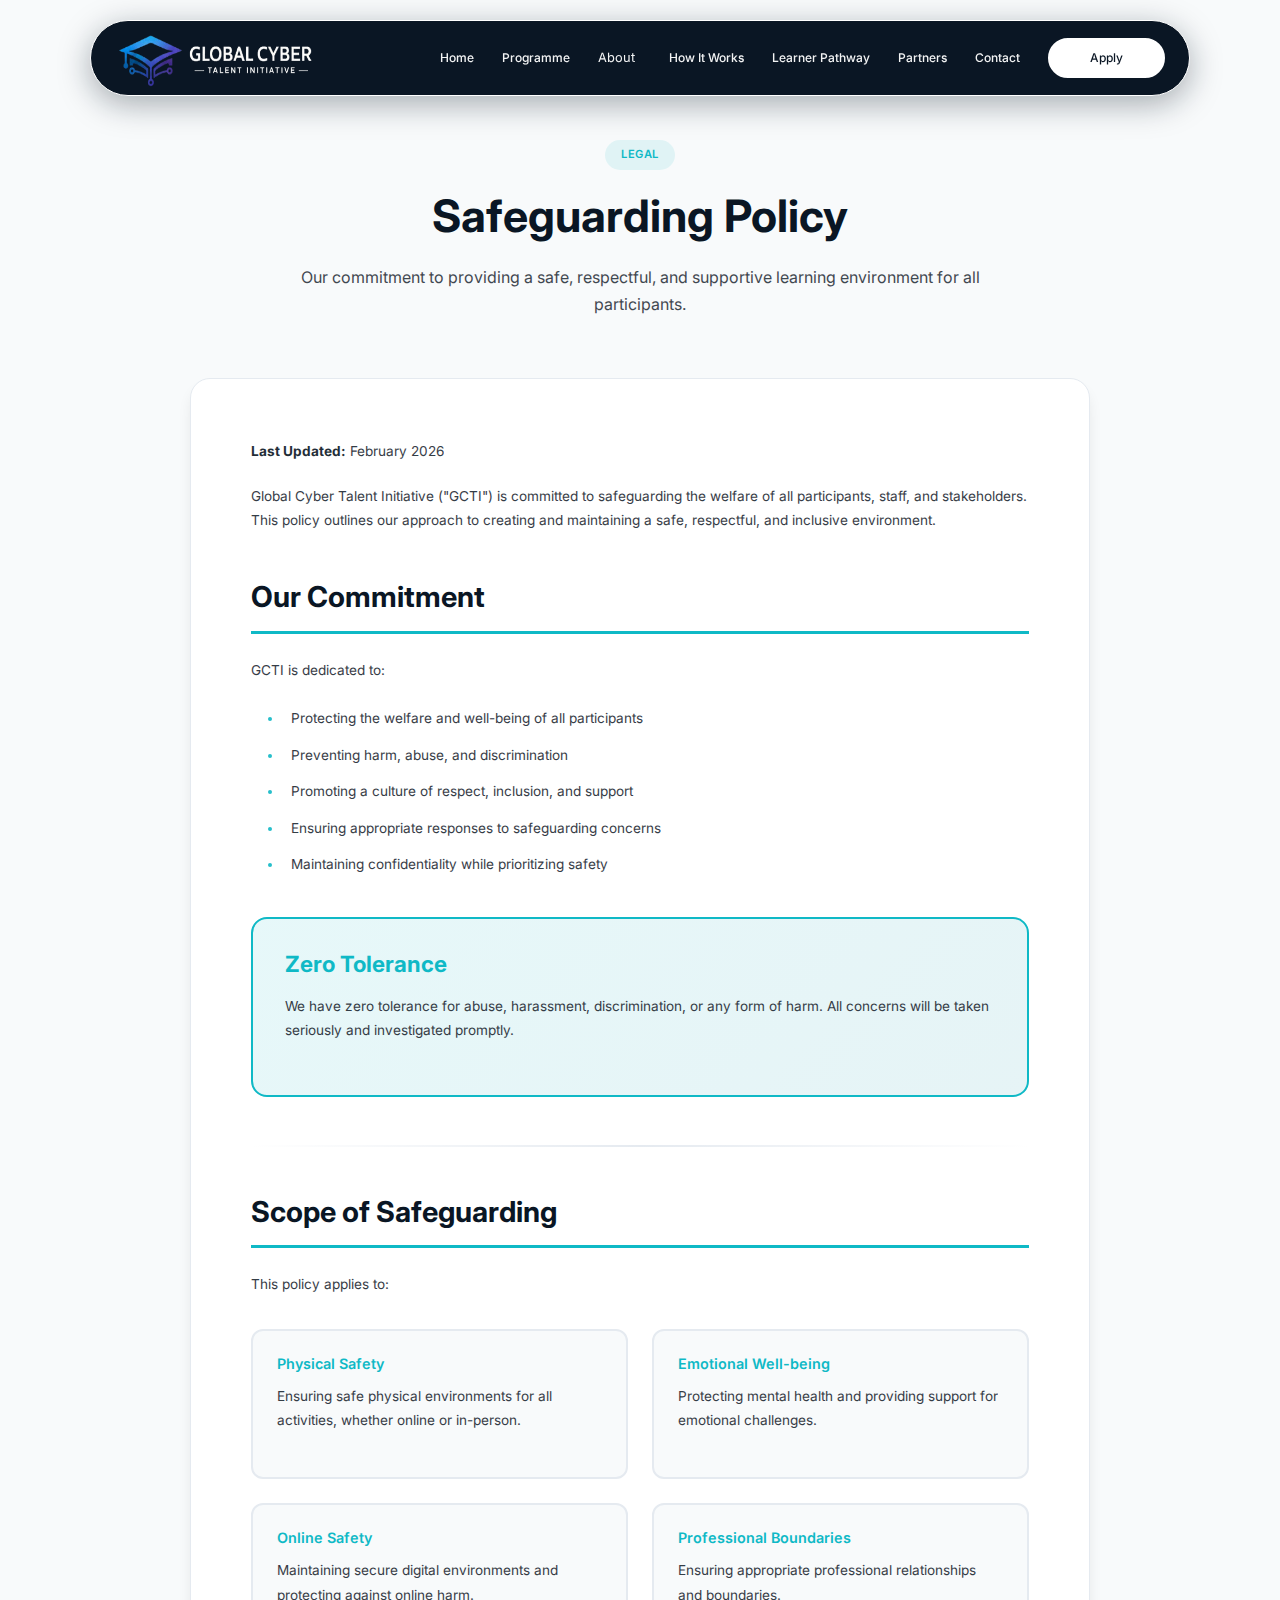
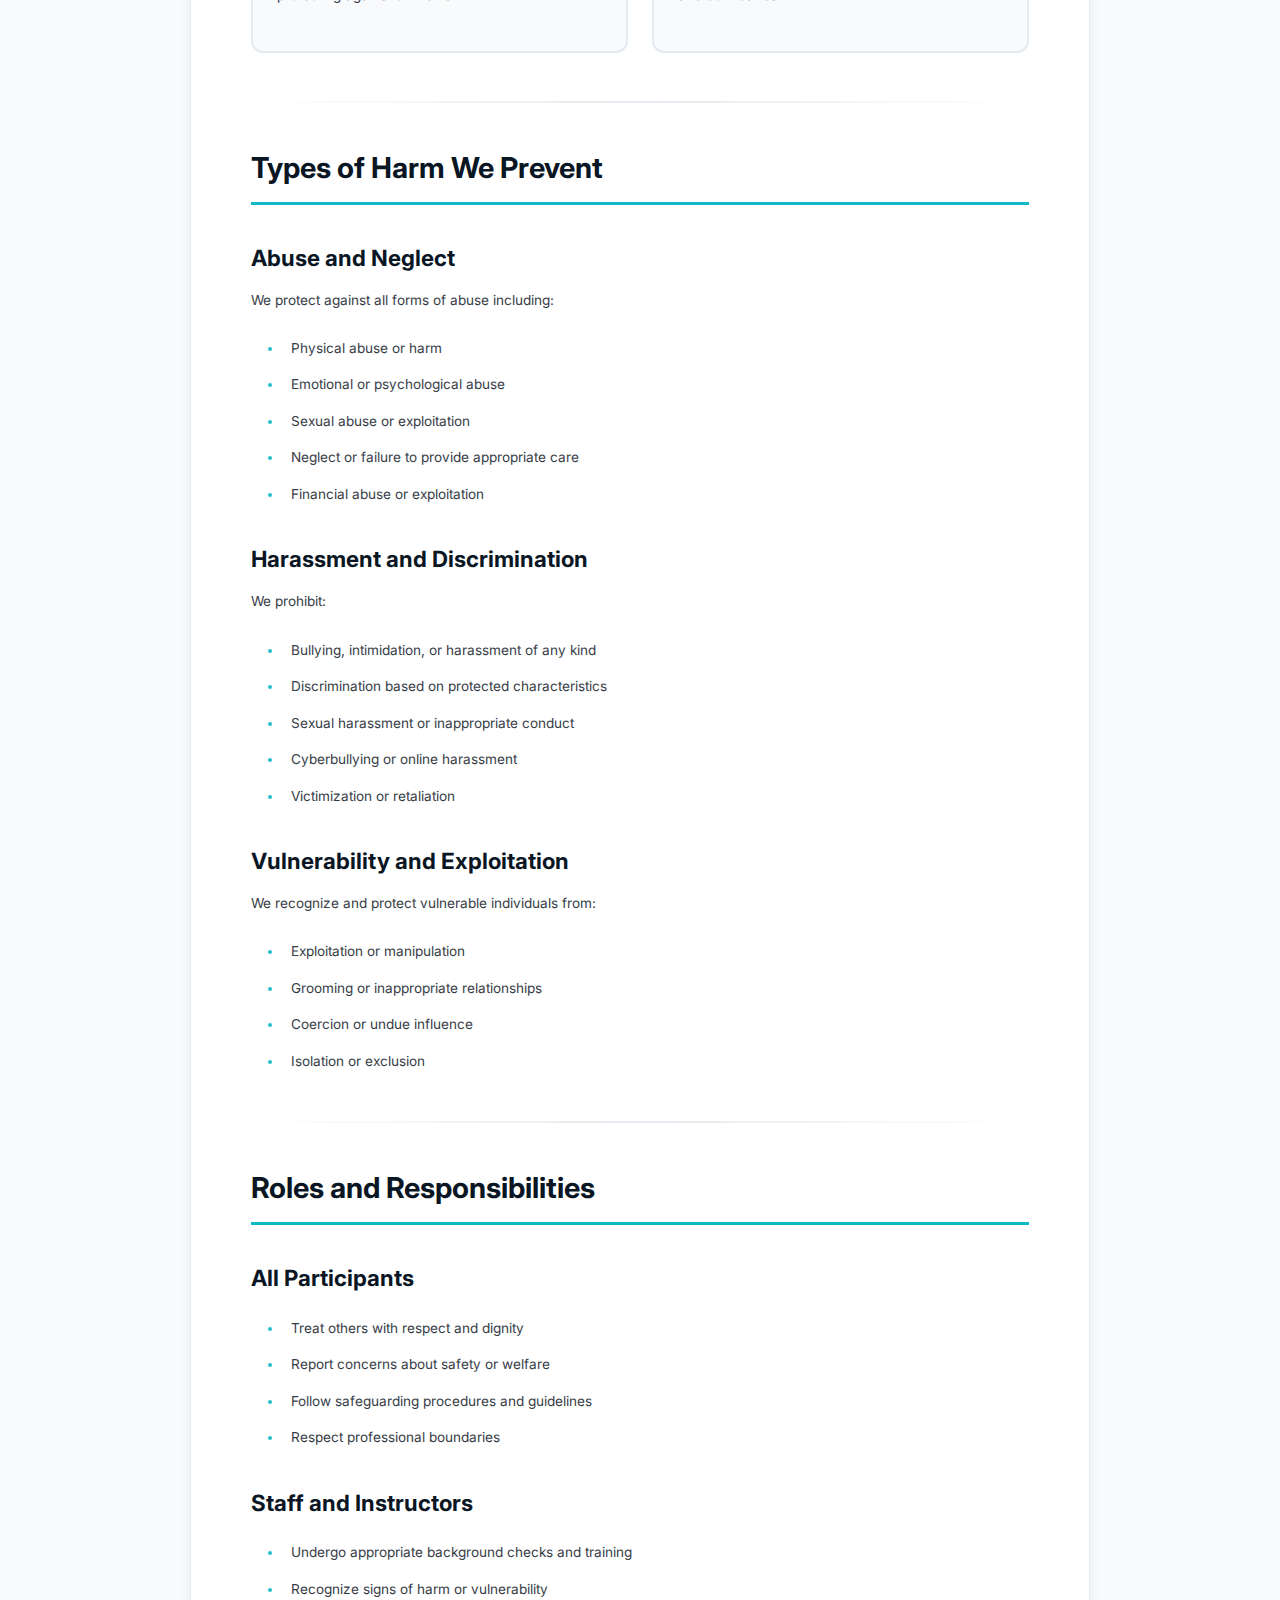
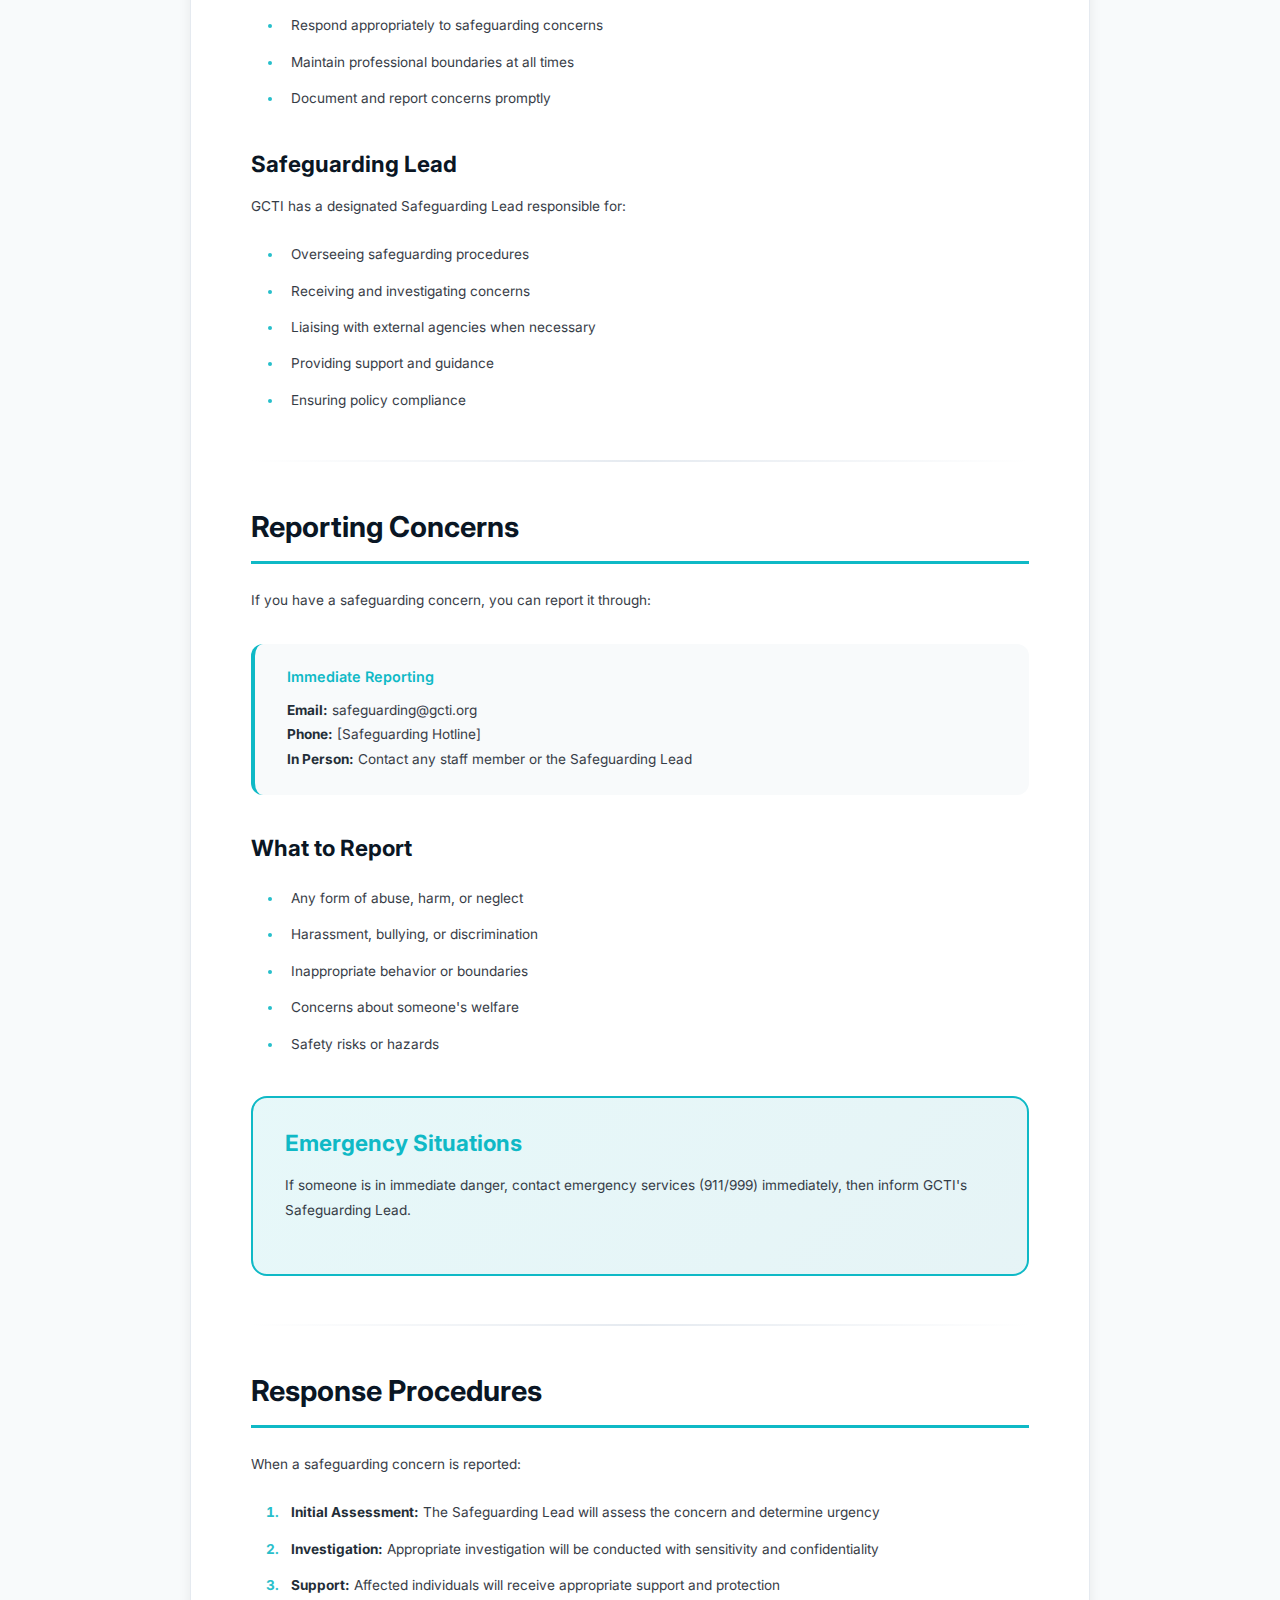
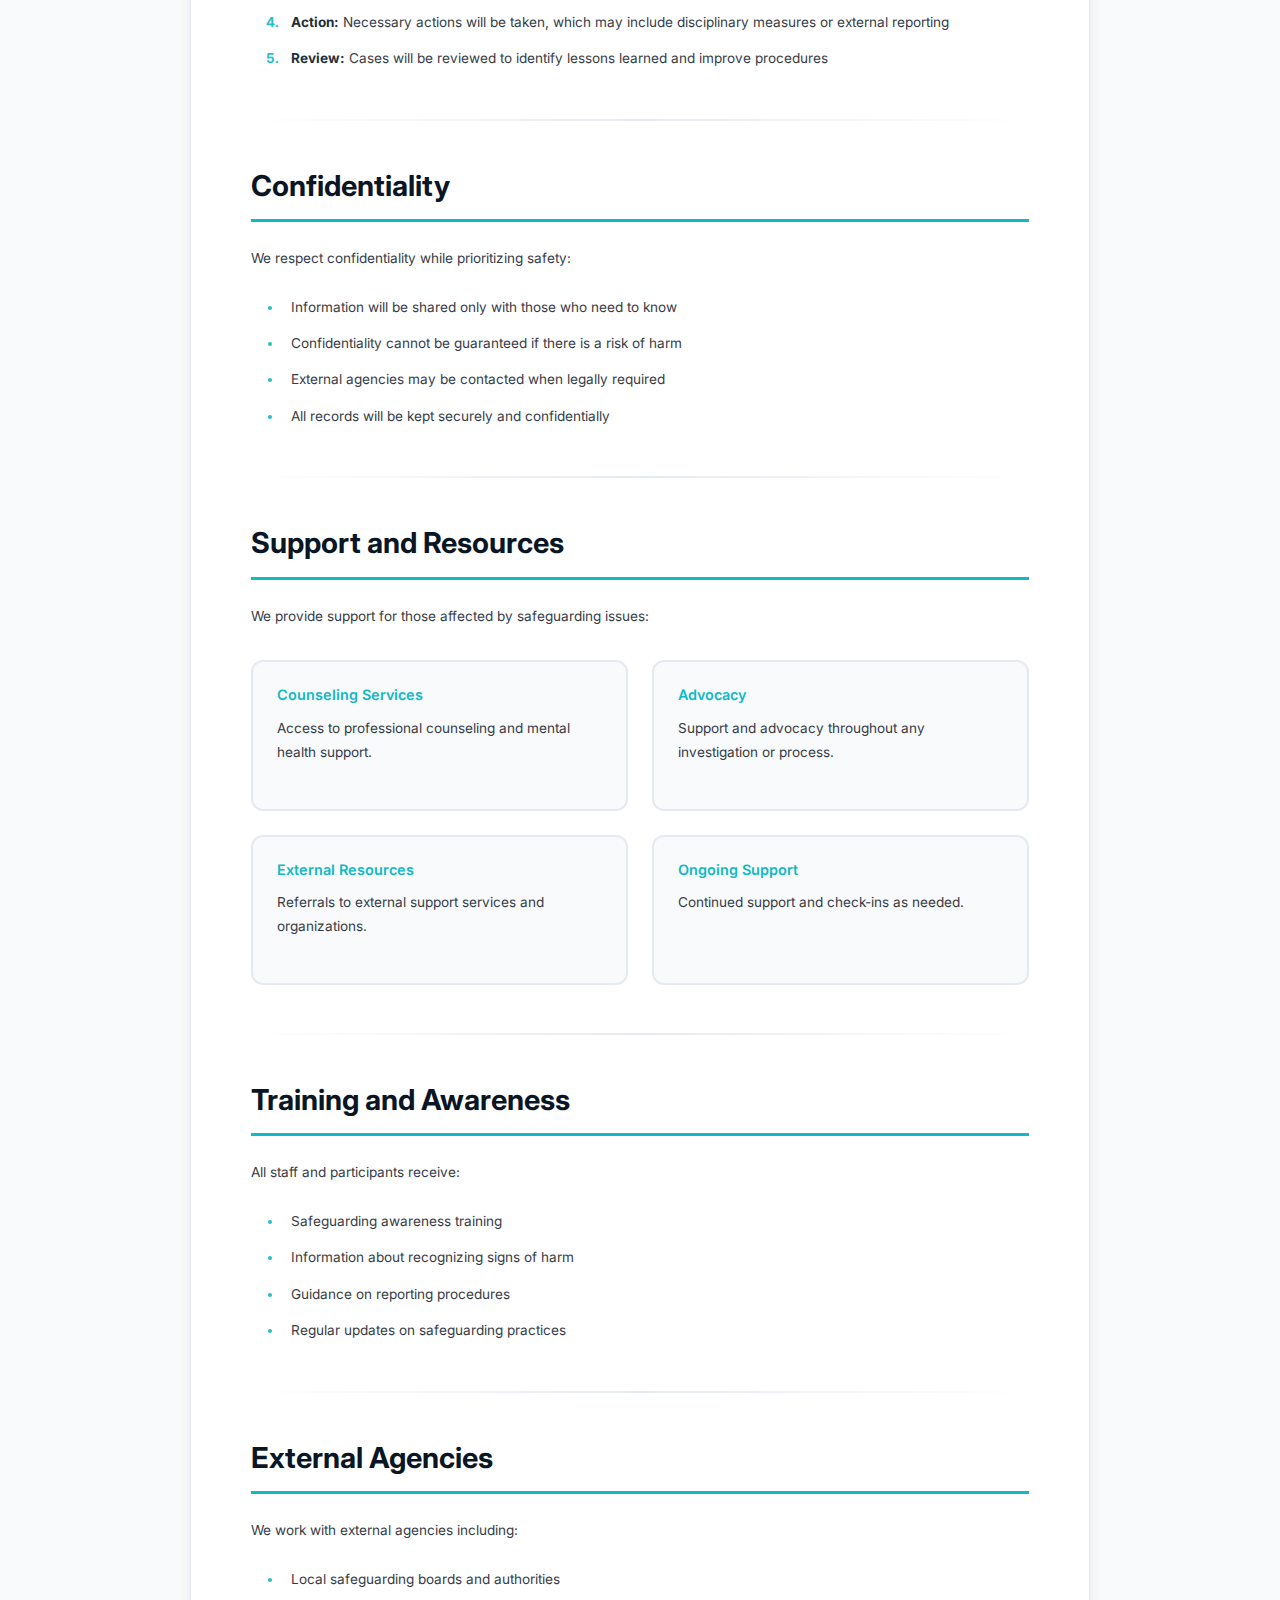
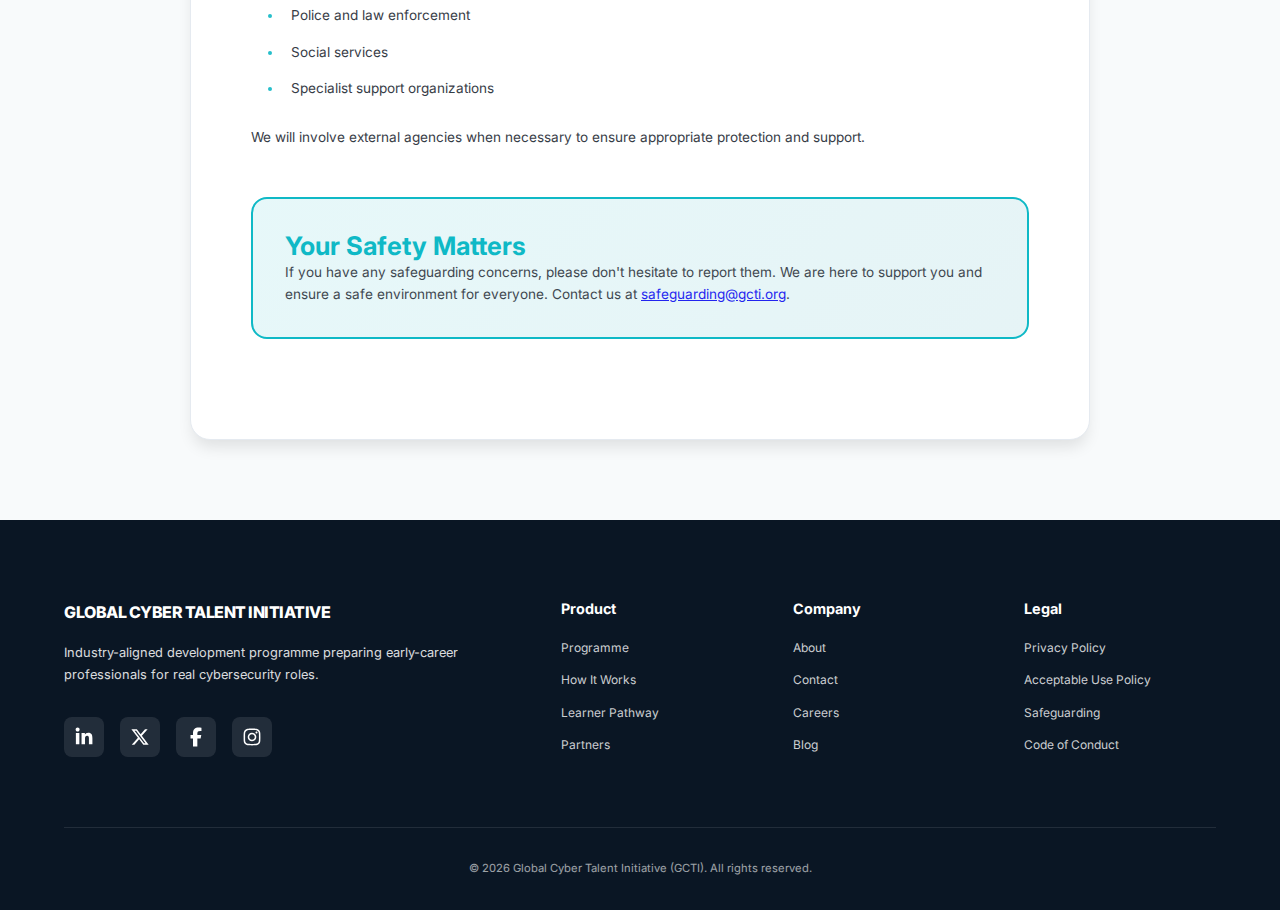
<file: safeguarding.html>
<!DOCTYPE html>
<html lang="en">
<head>
    <meta charset="UTF-8">
    <meta name="viewport" content="width=device-width, initial-scale=1.0">
    <title>Safeguarding - Global Cyber Talent Initiative</title>
    <link rel="preconnect" href="https://fonts.googleapis.com">
    <link rel="preconnect" href="https://fonts.gstatic.com" crossorigin>
    <link href="https://fonts.googleapis.com/css2?family=Inter:wght@300;400;500;600;700;800;900&family=Libre+Baskerville:ital,wght@0,400;0,700;1,400&display=swap" rel="stylesheet">
    <link rel="stylesheet" href="styles.css">
    <link rel="icon" type="image/png" sizes="32x32" href="img/favicon.png">
</head>
<body>
    <nav class="navbar" id="navbar">
        <div class="container nav-container">
            <div class="logo">
                <a href="index.html#home">
                    <img src="img/logo3.png" alt="GCTI Logo" style="width: 200px;">
                </a>
            </div>
            <button class="mobile-menu-toggle" id="mobileMenuToggle" aria-label="Toggle menu">
                <span></span>
                <span></span>
                <span></span>
            </button>
            <ul class="nav-links" id="navLinks">
                <li><a href="index.html#home">Home</a></li>
                <li><a href="index.html#programme">Programme</a></li>
                <li class="nav-item-has-dropdown">
                    <button class="nav-dropdown-toggle" type="button">
                        About
                        <span class="nav-dropdown-caret"><i class="fa-solid fa-angle-down"></i></span>
                    </button>
                    <ul class="nav-dropdown">
                        <li><a href="about.html">About GCTI</a></li>
                        <li><a href="programme-overview.html">Programme Overview</a></li>
                    </ul>
                </li>
                <li><a href="index.html#how-it-works">How It Works</a></li>
                <li><a href="index.html#learner-pathway">Learner Pathway</a></li>
                <li><a href="index.html#partners">Partners</a></li>
                <li><a href="index.html#contact">Contact</a></li>
                <li><a href="index.html#apply" class="btn btn-primary">Apply</a></li>
            </ul>
        </div>
    </nav>

    <main class="content-page-main">
        <div class="container">
            <div class="content-hero">
                <div class="section-badge">Legal</div>
                <h1>Safeguarding Policy</h1>
                <p>Our commitment to providing a safe, respectful, and supportive learning environment for all participants.</p>
            </div>

            <div class="content-wrapper">
                <div class="content-section">
                    <p><strong>Last Updated:</strong> February 2026</p>
                    <p>Global Cyber Talent Initiative ("GCTI") is committed to safeguarding the welfare of all participants, staff, and stakeholders. This policy outlines our approach to creating and maintaining a safe, respectful, and inclusive environment.</p>
                </div>

                <div class="content-section">
                    <h2>Our Commitment</h2>
                    <p>GCTI is dedicated to:</p>
                    <ul>
                        <li>Protecting the welfare and well-being of all participants</li>
                        <li>Preventing harm, abuse, and discrimination</li>
                        <li>Promoting a culture of respect, inclusion, and support</li>
                        <li>Ensuring appropriate responses to safeguarding concerns</li>
                        <li>Maintaining confidentiality while prioritizing safety</li>
                    </ul>
                    
                    <div class="content-highlight">
                        <h3>Zero Tolerance</h3>
                        <p>We have zero tolerance for abuse, harassment, discrimination, or any form of harm. All concerns will be taken seriously and investigated promptly.</p>
                    </div>
                </div>

                <hr class="content-divider">

                <div class="content-section">
                    <h2>Scope of Safeguarding</h2>
                    <p>This policy applies to:</p>
                    
                    <div class="content-grid">
                        <div class="content-grid-item">
                            <h4>Physical Safety</h4>
                            <p>Ensuring safe physical environments for all activities, whether online or in-person.</p>
                        </div>
                        <div class="content-grid-item">
                            <h4>Emotional Well-being</h4>
                            <p>Protecting mental health and providing support for emotional challenges.</p>
                        </div>
                        <div class="content-grid-item">
                            <h4>Online Safety</h4>
                            <p>Maintaining secure digital environments and protecting against online harm.</p>
                        </div>
                        <div class="content-grid-item">
                            <h4>Professional Boundaries</h4>
                            <p>Ensuring appropriate professional relationships and boundaries.</p>
                        </div>
                    </div>
                </div>

                <hr class="content-divider">

                <div class="content-section">
                    <h2>Types of Harm We Prevent</h2>
                    
                    <h3>Abuse and Neglect</h3>
                    <p>We protect against all forms of abuse including:</p>
                    <ul>
                        <li>Physical abuse or harm</li>
                        <li>Emotional or psychological abuse</li>
                        <li>Sexual abuse or exploitation</li>
                        <li>Neglect or failure to provide appropriate care</li>
                        <li>Financial abuse or exploitation</li>
                    </ul>

                    <h3>Harassment and Discrimination</h3>
                    <p>We prohibit:</p>
                    <ul>
                        <li>Bullying, intimidation, or harassment of any kind</li>
                        <li>Discrimination based on protected characteristics</li>
                        <li>Sexual harassment or inappropriate conduct</li>
                        <li>Cyberbullying or online harassment</li>
                        <li>Victimization or retaliation</li>
                    </ul>

                    <h3>Vulnerability and Exploitation</h3>
                    <p>We recognize and protect vulnerable individuals from:</p>
                    <ul>
                        <li>Exploitation or manipulation</li>
                        <li>Grooming or inappropriate relationships</li>
                        <li>Coercion or undue influence</li>
                        <li>Isolation or exclusion</li>
                    </ul>
                </div>

                <hr class="content-divider">

                <div class="content-section">
                    <h2>Roles and Responsibilities</h2>
                    
                    <h3>All Participants</h3>
                    <ul>
                        <li>Treat others with respect and dignity</li>
                        <li>Report concerns about safety or welfare</li>
                        <li>Follow safeguarding procedures and guidelines</li>
                        <li>Respect professional boundaries</li>
                    </ul>

                    <h3>Staff and Instructors</h3>
                    <ul>
                        <li>Undergo appropriate background checks and training</li>
                        <li>Recognize signs of harm or vulnerability</li>
                        <li>Respond appropriately to safeguarding concerns</li>
                        <li>Maintain professional boundaries at all times</li>
                        <li>Document and report concerns promptly</li>
                    </ul>

                    <h3>Safeguarding Lead</h3>
                    <p>GCTI has a designated Safeguarding Lead responsible for:</p>
                    <ul>
                        <li>Overseeing safeguarding procedures</li>
                        <li>Receiving and investigating concerns</li>
                        <li>Liaising with external agencies when necessary</li>
                        <li>Providing support and guidance</li>
                        <li>Ensuring policy compliance</li>
                    </ul>
                </div>

                <hr class="content-divider">

                <div class="content-section">
                    <h2>Reporting Concerns</h2>
                    <p>If you have a safeguarding concern, you can report it through:</p>
                    
                    <div class="content-card">
                        <h4>Immediate Reporting</h4>
                        <p><strong>Email:</strong> safeguarding@gcti.org<br>
                        <strong>Phone:</strong> [Safeguarding Hotline]<br>
                        <strong>In Person:</strong> Contact any staff member or the Safeguarding Lead</p>
                    </div>

                    <h3>What to Report</h3>
                    <ul>
                        <li>Any form of abuse, harm, or neglect</li>
                        <li>Harassment, bullying, or discrimination</li>
                        <li>Inappropriate behavior or boundaries</li>
                        <li>Concerns about someone's welfare</li>
                        <li>Safety risks or hazards</li>
                    </ul>

                    <div class="content-highlight">
                        <h3>Emergency Situations</h3>
                        <p>If someone is in immediate danger, contact emergency services (911/999) immediately, then inform GCTI's Safeguarding Lead.</p>
                    </div>
                </div>

                <hr class="content-divider">

                <div class="content-section">
                    <h2>Response Procedures</h2>
                    <p>When a safeguarding concern is reported:</p>
                    
                    <ol>
                        <li><strong>Initial Assessment:</strong> The Safeguarding Lead will assess the concern and determine urgency</li>
                        <li><strong>Investigation:</strong> Appropriate investigation will be conducted with sensitivity and confidentiality</li>
                        <li><strong>Support:</strong> Affected individuals will receive appropriate support and protection</li>
                        <li><strong>Action:</strong> Necessary actions will be taken, which may include disciplinary measures or external reporting</li>
                        <li><strong>Review:</strong> Cases will be reviewed to identify lessons learned and improve procedures</li>
                    </ol>
                </div>

                <hr class="content-divider">

                <div class="content-section">
                    <h2>Confidentiality</h2>
                    <p>We respect confidentiality while prioritizing safety:</p>
                    <ul>
                        <li>Information will be shared only with those who need to know</li>
                        <li>Confidentiality cannot be guaranteed if there is a risk of harm</li>
                        <li>External agencies may be contacted when legally required</li>
                        <li>All records will be kept securely and confidentially</li>
                    </ul>
                </div>

                <hr class="content-divider">

                <div class="content-section">
                    <h2>Support and Resources</h2>
                    <p>We provide support for those affected by safeguarding issues:</p>
                    
                    <div class="content-grid">
                        <div class="content-grid-item">
                            <h4>Counseling Services</h4>
                            <p>Access to professional counseling and mental health support.</p>
                        </div>
                        <div class="content-grid-item">
                            <h4>Advocacy</h4>
                            <p>Support and advocacy throughout any investigation or process.</p>
                        </div>
                        <div class="content-grid-item">
                            <h4>External Resources</h4>
                            <p>Referrals to external support services and organizations.</p>
                        </div>
                        <div class="content-grid-item">
                            <h4>Ongoing Support</h4>
                            <p>Continued support and check-ins as needed.</p>
                        </div>
                    </div>
                </div>

                <hr class="content-divider">

                <div class="content-section">
                    <h2>Training and Awareness</h2>
                    <p>All staff and participants receive:</p>
                    <ul>
                        <li>Safeguarding awareness training</li>
                        <li>Information about recognizing signs of harm</li>
                        <li>Guidance on reporting procedures</li>
                        <li>Regular updates on safeguarding practices</li>
                    </ul>
                </div>

                <hr class="content-divider">

                <div class="content-section">
                    <h2>External Agencies</h2>
                    <p>We work with external agencies including:</p>
                    <ul>
                        <li>Local safeguarding boards and authorities</li>
                        <li>Police and law enforcement</li>
                        <li>Social services</li>
                        <li>Specialist support organizations</li>
                    </ul>
                    <p>We will involve external agencies when necessary to ensure appropriate protection and support.</p>
                </div>

                <div class="content-highlight">
                    <h3>Your Safety Matters</h3>
                    <p>If you have any safeguarding concerns, please don't hesitate to report them. We are here to support you and ensure a safe environment for everyone. Contact us at <a href="mailto:safeguarding@gcti.org">safeguarding@gcti.org</a>.</p>
                </div>
            </div>
        </div>
    </main>

    <footer class="footer">
        <div class="container">
            <div class="footer-content">
                <div class="footer-brand">
                    <div class="footer-logo">GLOBAL CYBER TALENT INITIATIVE</div>
                    <p>Industry-aligned development programme preparing early-career professionals for real cybersecurity roles.</p>
                    <div class="social-links">
                        <a href="#" aria-label="LinkedIn">
                            <svg xmlns="http://www.w3.org/2000/svg" width="24" height="24" fill="#fff" viewBox="0 0 640 640">
                                <path d="M196.3 512L103.4 512L103.4 212.9L196.3 212.9L196.3 512zM149.8 172.1C120.1 172.1 96 147.5 96 117.8C96 103.5 101.7 89.9 111.8 79.8C121.9 69.7 135.6 64 149.8 64C164 64 177.7 69.7 187.8 79.8C197.9 89.9 203.6 103.6 203.6 117.8C203.6 147.5 179.5 172.1 149.8 172.1zM543.9 512L451.2 512L451.2 366.4C451.2 331.7 450.5 287.2 402.9 287.2C354.6 287.2 347.2 324.9 347.2 363.9L347.2 512L254.4 512L254.4 212.9L343.5 212.9L343.5 253.7L344.8 253.7C357.2 230.2 387.5 205.4 432.7 205.4C526.7 205.4 544 267.3 544 347.7L544 512L543.9 512z"/>
                            </svg>
                        </a>
                        <a href="#" aria-label="X (Twitter)">
                            <svg xmlns="http://www.w3.org/2000/svg" width="24" height="24" fill="#fff" viewBox="0 0 640 640">
                                <path d="M453.2 112L523.8 112L369.6 288.2L551 528L409 528L297.7 382.6L170.5 528L99.8 528L264.7 339.5L90.8 112L236.4 112L336.9 244.9L453.2 112zM428.4 485.8L467.5 485.8L215.1 152L173.1 152L428.4 485.8z"/>
                            </svg>
                        </a>
                        <a href="#" aria-label="Facebook">
                            <svg xmlns="http://www.w3.org/2000/svg" width="24" height="24" fill="#fff" viewBox="0 0 640 640">
                                <path d="M240 363.3L240 576L356 576L356 363.3L442.5 363.3L460.5 265.5L356 265.5L356 230.9C356 179.2 376.3 159.4 428.7 159.4C445 159.4 458.1 159.8 465.7 160.6L465.7 71.9C451.4 68 416.4 64 396.2 64C289.3 64 240 114.5 240 223.4L240 265.5L174 265.5L174 363.3L240 363.3z"/>
                            </svg>
                        </a>
                        <a href="#" aria-label="Instagram">
                            <svg xmlns="http://www.w3.org/2000/svg" width="24" height="24" fill="#fff" viewBox="0 0 640 640">
                                <path d="M320.3 205C256.8 204.8 205.2 256.2 205 319.7C204.8 383.2 256.2 434.8 319.7 435C383.2 435.2 434.8 383.8 435 320.3C435.2 256.8 383.8 205.2 320.3 205zM319.7 245.4C360.9 245.2 394.4 278.5 394.6 319.7C394.8 360.9 361.5 394.4 320.3 394.6C279.1 394.8 245.6 361.5 245.4 320.3C245.2 279.1 278.5 245.6 319.7 245.4zM413.1 200.3C413.1 185.5 425.1 173.5 439.9 173.5C454.7 173.5 466.7 185.5 466.7 200.3C466.7 215.1 454.7 227.1 439.9 227.1C425.1 227.1 413.1 215.1 413.1 200.3zM542.8 227.5C541.1 191.6 532.9 159.8 506.6 133.6C480.4 107.4 448.6 99.2 412.7 97.4C375.7 95.3 264.8 95.3 227.8 97.4C192 99.1 160.2 107.3 133.9 133.5C107.6 159.7 99.5 191.5 97.7 227.4C95.6 264.4 95.6 375.3 97.7 412.3C99.4 448.2 107.6 480 133.9 506.2C160.2 532.4 191.9 540.6 227.8 542.4C264.8 544.5 375.7 544.5 412.7 542.4C448.6 540.7 480.4 532.5 506.6 506.2C532.8 480 541 448.2 542.8 412.3C544.9 375.3 544.9 264.5 542.8 227.5zM495 452C487.2 471.6 472.1 486.7 452.4 494.6C422.9 506.3 352.9 503.6 320.3 503.6C287.7 503.6 217.6 506.2 188.2 494.6C168.6 486.8 153.5 471.7 145.6 452C133.9 422.5 136.6 352.5 136.6 319.9C136.6 287.3 134 217.2 145.6 187.8C153.4 168.2 168.5 153.1 188.2 145.2C217.7 133.5 287.7 136.2 320.3 136.2C352.9 136.2 423 133.6 452.4 145.2C472 153 487.1 168.1 495 187.8C506.7 217.3 504 287.3 504 319.9C504 352.5 506.7 422.6 495 452z"/>
                            </svg>
                        </a>
                    </div>
                </div>

                <div class="footer-links">
                    <div class="footer-column">
                        <h4>Product</h4>
                        <ul>
                            <li><a href="index.html#programme">Programme</a></li>
                            <li><a href="index.html#how-it-works">How It Works</a></li>
                            <li><a href="index.html#learner-pathway">Learner Pathway</a></li>
                            <li><a href="index.html#partners">Partners</a></li>
                        </ul>
                    </div>

                    <div class="footer-column">
                        <h4>Company</h4>
                        <ul>
                            <li><a href="about.html">About</a></li>
                            <li><a href="index.html#contact">Contact</a></li>
                            <li><a href="#careers">Careers</a></li>
                            <li><a href="#blog">Blog</a></li>
                        </ul>
                    </div>

                    <div class="footer-column">
                        <h4>Legal</h4>
                        <ul>
                            <li><a href="privacy.html">Privacy Policy</a></li>
                            <li><a href="aup.html">Acceptable Use Policy</a></li>
                            <li><a href="safeguarding.html">Safeguarding</a></li>
                            <li><a href="code-of-conduct.html">Code of Conduct</a></li>
                        </ul>
                    </div>
                </div>
            </div>

            <div class="footer-bottom">
                <p>&copy; 2026 Global Cyber Talent Initiative (GCTI). All rights reserved.</p>
            </div>
        </div>
    </footer>

    <script src="script.js"></script>
</body>
</html>
</file>
<file: styles.css>
/* ===========================
   Global Styles & Reset
   =========================== */

* {
    margin: 0;
    padding: 0;
    box-sizing: border-box;
}

:root {
    /* Brand Colors */
    --primary: #0A1624;
    --accent: #0FB9C6;
    --white: #FFFFFF;
    --text: #1E2933;
    --muted: #C9D2DC;
    
    /* Additional Colors */
    --light-bg: #F8FAFB;
    --border: #E5EAF0;
    --success: #10B981;
    --warning: #F59E0B;
    --danger: #EF4444;
    
    /* Shadows */
    --shadow-sm: 0 1px 2px 0 rgba(0, 0, 0, 0.05);
    --shadow-md: 0 4px 6px -1px rgba(0, 0, 0, 0.1);
    --shadow-lg: 0 10px 15px -3px rgba(0, 0, 0, 0.1);
    --shadow-xl: 0 20px 25px -5px rgba(0, 0, 0, 0.1);
    
    /* Typography */
    --font-base: 'Inter', -apple-system, BlinkMacSystemFont, 'Segoe UI', sans-serif;
    
    /* Transitions */
    --transition: all 0.3s cubic-bezier(0.4, 0, 0.2, 1);
}

/* Global scale: 100% zoom = 80% size; small viewport = 75% */
html {
    scroll-behavior: smooth;
    font-size: 80%;
}

@media (max-width: 900px) {
    html {
        font-size: 75%;
    }
}

body {
    font-family: var(--font-base);
    color: var(--text);
    line-height: 1.6;
    overflow-x: hidden;
    background: var(--white);
}

.container {
    max-width: 1200px;
    margin: 0 auto;
    padding: 0 24px;
}

/* ===========================
   Typography
   =========================== */

h1, h2, h3, h4, h5, h6 {
    line-height: 1.2;
    font-weight: 700;
    color: var(--primary);
}

h1 { font-size: clamp(2.5rem, 5vw, 4rem); }
h2 { font-size: clamp(2rem, 4vw, 3rem); }
h3 { font-size: clamp(1.5rem, 3vw, 2rem); }
h4 { font-size: 1.25rem; }
h5 { font-size: 1.125rem; }
h6 { font-size: 1rem; }

p {
    font-size: 1.0625rem;
    color: var(--text);
    opacity: 0.85;
}

.gradient-text {
    background: linear-gradient(135deg, var(--accent) 0%, #0891A6 100%);
    -webkit-background-clip: text;
    -webkit-text-fill-color: transparent;
    background-clip: text;
}

/* ===========================
   Buttons
   =========================== */

.btn {
    display: inline-flex;
    align-items: center;
    gap: 8px;
    padding: 12px 24px;
    font-size: 1rem;
    font-weight: 600;
    border-radius: 8px;
    border: none;
    cursor: pointer;
    transition: var(--transition);
    text-decoration: none;
    font-family: var(--font-base);
}

.btn-primary {
    display: inline-flex;
    align-items: center;
    justify-content: center;
    padding: 8px 40px;
    color: #fff !important;
    font-size: 1.125rem;
    font-weight: 600;
    font-family: var(--font-base);
    /* background-color: #fff; */
    border: 2px solid #fff;
    border-radius: 50px;
    cursor: pointer;
    transition: var(--transition);
}

.btn-primary:hover {
    background: var(--accent);
    color: #FFFFFF !important;
    border-color: var(--accent);
    transform: translateY(-2px);
    box-shadow: 0 6px 16px rgba(0, 0, 0, 0.4);
}

.btn-secondary {
    background: transparent;
    color: var(--white);
    border: 2px solid var(--border);
}

.btn-secondary:hover {
    border-color: var(--accent);
    color: var(--accent);
    transform: translateY(-2px);
}

.btn-large {
    padding: 16px 32px;
    font-size: 1.125rem;
}

.btn-full {
    width: 100%;
    justify-content: center;
}

/* ===========================
   Navigation Bar (Floating Pill)
   =========================== */

.navbar {
    position: fixed;
    top: 0;
    left: 0;
    right: 0;
    z-index: 1000;
    padding: 20px 24px 0;
    pointer-events: none;
}

.navbar > .nav-container {
    pointer-events: auto;
    max-width: 1100px;
    margin: 0 auto;
    display: flex;
    align-items: center;
    justify-content: space-between;
    background: var(--primary);
    border: 0.5px solid var(--white);
    border-radius: 40px;
    box-shadow: 0 8px 32px rgba(10, 22, 36, 0.35);
    transition: var(--transition);
}

.navbar.scrolled .nav-container {
    box-shadow: 0 10px 40px rgba(10, 22, 36, 0.45);
}

.navbar .container.nav-container {
    padding: 2px 24px;
}

.logo a {
    font-size: 0.75rem;
    font-weight: 800;
}

.logo a img {
    height: 70px;
    vertical-align: middle;
}

.nav-links {
    display: flex;
    align-items: center;
    gap: 28px;
    list-style: none;
}

.nav-links a {
    color: rgba(255, 255, 255, 0.95);
    text-decoration: none;
    font-weight: 500;
    font-size: 0.9375rem;
    transition: var(--transition);
    position: relative;
}

.nav-links a:not(.btn):hover {
    color: var(--accent);
}

.nav-links a:not(.btn)::after {
    content: '';
    position: absolute;
    bottom: -4px;
    left: 0;
    width: 0;
    height: 2px;
    background: var(--accent);
    transition: var(--transition);
}

.nav-links a:not(.btn):hover::after {
    width: 100%;
}

/* Nav item with dropdown (desktop) */
.nav-item-has-dropdown {
    position: relative;
}

.nav-dropdown-toggle {
    display: inline-flex;
    align-items: center;
    gap: 6px;
    padding: 10px 0;
    background: transparent;
    border: none;
    color: rgba(255, 255, 255, 0.95);
    font: inherit;
    cursor: pointer;
}

.nav-dropdown-caret {
    font-size: 0.7rem;
    opacity: 0.8;
}

.nav-dropdown {
    position: absolute;
    top: 120%;
    right: 0;
    min-width: 220px;
    padding: 10px 0;
    border-radius: 16px;
    background: #111827;
    box-shadow: var(--shadow-lg);
    border: 1px solid rgba(201, 210, 220, 0.3);
    display: none;
    z-index: 1001;
}

.nav-dropdown li {
    list-style: none;
}

.nav-dropdown a {
    display: block;
    padding: 10px 18px;
    font-size: 0.9rem;
    color: rgba(255, 255, 255, 0.9);
}

.nav-dropdown a::after {
    display: none;
}

.nav-item-has-dropdown:hover .nav-dropdown {
    display: block;
}

.nav-links a.btn.btn-primary {
    background: var(--white);
    color: var(--primary) !important;
}

.nav-links a.btn.btn-primary:hover {
    background: var(--accent);
    color: var(--white) !important;
}

/* Hamburger → X Icon Transformation */
.mobile-menu-toggle {
    display: none;
    flex-direction: column;
    justify-content: center;
    align-items: center;
    gap: 6px;
    width: 44px;
    height: 44px;
    background: transparent;
    border: none;
    cursor: pointer;
    padding: 10px;
    border-radius: 8px;
    transition: var(--transition);
}

.mobile-menu-toggle:hover {
    background: rgba(255, 255, 255, 0.12);
}

.mobile-menu-toggle span {
    display: block;
    width: 24px;
    height: 2px;
    background: var(--white);
    border-radius: 2px;
    transition: transform 0.3s ease, opacity 0.3s ease;
}

.mobile-menu-toggle.active span:nth-child(1) {
    transform: translateY(8px) rotate(45deg);
}

.mobile-menu-toggle.active span:nth-child(2) {
    opacity: 0;
    transform: scaleX(0);
}

.mobile-menu-toggle.active span:nth-child(3) {
    transform: translateY(-8px) rotate(-45deg);
}

/* ===========================
   Hero Section
   =========================== */

.hero {
    position: relative;
    padding: 200px 0 150px;
    overflow: hidden;
    background-color: var(--primary);
}

.hero-light {
    /* background-color: rgba(15, 185, 198, 0.1); */
    color: var(--white);
}

.hero-dots {
    position: absolute;
    width: 100px;
    height: 100px;
    pointer-events: none;
}

.hero-dots-tr {
    top: 100px;
    right: 8%;
}

.hero-dots-tr::before {
    content: '';
    position: absolute;
    top: 0;
    right: 0;
    width: 60px;
    height: 2px;
    background: repeating-linear-gradient(90deg, var(--text), var(--text) 6px, transparent 6px, transparent 12px);
    opacity: 0.25;
}

.hero-dots-tr::after {
    content: '';
    position: absolute;
    top: 0;
    right: 0;
    width: 2px;
    height: 60px;
    background: repeating-linear-gradient(180deg, var(--text), var(--text) 6px, transparent 6px, transparent 12px);
    opacity: 0.25;
}

.hero-dots-bl {
    bottom: 100px;
    left: 8%;
}

.hero-dots-bl::before {
    content: '';
    position: absolute;
    bottom: 0;
    left: 0;
    width: 60px;
    height: 2px;
    background: repeating-linear-gradient(90deg, var(--text), var(--text) 6px, transparent 6px, transparent 12px);
    opacity: 0.25;
}

.hero-dots-bl::after {
    content: '';
    position: absolute;
    bottom: 0;
    left: 0;
    width: 2px;
    height: 60px;
    background: repeating-linear-gradient(180deg, var(--text), var(--text) 6px, transparent 6px, transparent 12px);
    opacity: 0.25;
}

.hero-container {
    position: relative;
    z-index: 2;
}

.hero-grid {
    display: grid;
    grid-template-columns: 1fr 1fr;
    gap: 60px;
    align-items: center;
    max-width: 1200px;
    margin: 0 auto;
}

.hero-visual {
    display: flex;
    align-items: center;
    justify-content: center;
}

.hero-testimonial-img {
    max-width: 100%;
    height: auto;
    object-fit: contain;
}

.hero-content {
    text-align: left;
}

.hero-title {
    font-family: 'Libre Baskerville', Georgia, serif;
    color: var(--white);
    margin-bottom: 24px;
    font-size: clamp(2rem, 4vw, 3.25rem);
    line-height: 1.2;
}

/* Rotating "Future-*" slide animation */
.hero-title-rotating-wrap {
    display: inline-block;
    overflow: hidden;
    vertical-align: bottom;
    /* min-width: 19ch;  */
}

.hero-title-rotating {
    display: inline-block;
    white-space: nowrap;
    transition: transform 0.4s cubic-bezier(0.4, 0, 0.2, 1), opacity 0.35s ease;
}

.hero-title-rotating.slide-out {
    transform: translateX(-120%);
    opacity: 0;
}

.hero-title-rotating.slide-in {
    transform: translateX(120%);
    opacity: 0;
}

.hero-title-rotating.slide-in.ready {
    transform: translateX(0);
    opacity: 1;
}

.hero-title-underline {
    position: relative;
    display: inline-block;
}

.hero-title-underline::after {
    content: '';
    position: absolute;
    bottom: -5px;
    left: -4px;
    right: -4px;
    height: 18px;
    background: url("data:image/svg+xml,%3Csvg xmlns='http://www.w3.org/2000/svg' viewBox='0 0 220 20'%3E%3Cpath d='M5 12 Q40 2 80 14 Q120 4 160 12 Q200 6 215 10' fill='none' stroke='%230FB9C6' stroke-width='6' stroke-linecap='round' stroke-linejoin='round'/%3E%3C/svg%3E") no-repeat center bottom;
    background-size: 100% 16px;
    opacity: 1;
    filter: drop-shadow(0 1px 2px rgba(15, 185, 198, 0.3));
}

.hero-subtitle {
    font-size: 1.125rem;
    color: var(--white);
    line-height: 1.7;
    margin-bottom: 32px;
    opacity: 0.9;
}

.btn-hero-cta {
    display: inline-flex;
    align-items: center;
    justify-content: center;
    padding: 16px 40px;
    background: var(--white);
    color: var(--text);
    font-size: 1.125rem;
    font-weight: 600;
    font-family: var(--font-base);
    border: none;
    border-radius: 50px;
    cursor: pointer;
    transition: var(--transition);
}

.btn-hero-cta:hover {
    background: var(--accent);
    color: var(--white);
    transform: translateY(-2px);
    box-shadow: 0 8px 20px rgba(0, 0, 0, 0.2);
}


/* ===========================
   Section Commons
   =========================== */

section {
    padding: 100px 0;
}

.section-badge {
    display: inline-block;
    background: rgba(15, 185, 198, 0.1);
    color: var(--accent);
    padding: 6px 16px;
    border-radius: 20px;
    font-size: 0.875rem;
    font-weight: 600;
    margin-bottom: 20px;
    text-transform: uppercase;
    letter-spacing: 0.5px;
}

.section-title {
    margin-bottom: 16px;
    text-align: center;
}

.section-subtitle {
    text-align: center;
    font-size: 1.25rem;
    max-width: 700px;
    margin: 0 auto 60px;
    color: var(--text);
    opacity: 0.8;
}

/* ===========================
   Content Pages
   =========================== */

.content-page-main {
    padding: 140px 0 80px;
    background: var(--light-bg);
    min-height: 80vh;
}

.content-hero {
    text-align: center;
    margin-bottom: 60px;
    max-width: 800px;
    margin-left: auto;
    margin-right: auto;
}

.content-hero h1 {
    font-size: clamp(2.5rem, 4vw, 3.5rem);
    margin-bottom: 20px;
    color: var(--primary);
    line-height: 1.2;
}

.content-hero p {
    font-size: 1.25rem;
    max-width: 700px;
    margin: 0 auto;
    opacity: 0.85;
    line-height: 1.7;
}

.content-wrapper {
    max-width: 900px;
    margin: 0 auto;
    background: var(--white);
    border-radius: 20px;
    box-shadow: var(--shadow-lg);
    padding: 60px;
    border: 1px solid var(--border);
}

.content-section {
    margin-bottom: 48px;
}

.content-section:last-child {
    margin-bottom: 0;
}

.content-section h2 {
    font-size: clamp(1.75rem, 3vw, 2.25rem);
    color: var(--primary);
    margin-bottom: 24px;
    padding-bottom: 16px;
    border-bottom: 3px solid var(--accent);
    position: relative;
}

.content-section h2::after {
    content: '';
    position: absolute;
    bottom: -3px;
    left: 0;
    width: 80px;
    height: 3px;
    background: var(--accent);
}

.content-section h3 {
    font-size: clamp(1.375rem, 2.5vw, 1.75rem);
    color: var(--primary);
    margin-top: 40px;
    margin-bottom: 16px;
    font-weight: 700;
}

.content-section h4 {
    font-size: 1.25rem;
    color: var(--primary);
    margin-top: 32px;
    margin-bottom: 12px;
    font-weight: 600;
}

.content-section p {
    font-size: 1.0625rem;
    line-height: 1.8;
    color: var(--text);
    margin-bottom: 20px;
    opacity: 0.9;
}

.content-section ul,
.content-section ol {
    margin: 24px 0;
    padding-left: 32px;
}

.content-section li {
    font-size: 1.0625rem;
    line-height: 1.8;
    color: var(--text);
    margin-bottom: 12px;
    opacity: 0.9;
    padding-left: 8px;
}

.content-section ul li::marker {
    color: var(--accent);
    font-weight: bold;
}

.content-section ol li::marker {
    color: var(--accent);
    font-weight: bold;
}

.content-section strong {
    color: var(--primary);
    font-weight: 700;
}

.content-section a {
    color: var(--accent);
    text-decoration: none;
    font-weight: 600;
    border-bottom: 2px solid transparent;
    transition: var(--transition);
}

.content-section a:hover {
    border-bottom-color: var(--accent);
}

.content-card {
    background: var(--light-bg);
    border-left: 4px solid var(--accent);
    padding: 24px 32px;
    border-radius: 12px;
    margin: 32px 0;
}

.content-card h4 {
    margin-top: 0;
    color: var(--accent);
    font-size: 1.125rem;
}

.content-card p {
    margin-bottom: 0;
}

.content-highlight {
    background: linear-gradient(135deg, rgba(15, 185, 198, 0.1) 0%, rgba(8, 145, 166, 0.1) 100%);
    border: 2px solid var(--accent);
    border-radius: 16px;
    padding: 32px;
    margin: 40px 0;
}

.content-highlight h3 {
    margin-top: 0;
    color: var(--accent);
}

.content-table {
    width: 100%;
    border-collapse: collapse;
    margin: 32px 0;
    background: var(--white);
    border-radius: 12px;
    overflow: hidden;
    box-shadow: var(--shadow-md);
}

.content-table th {
    background: var(--primary);
    color: var(--white);
    padding: 16px 20px;
    text-align: left;
    font-weight: 600;
    font-size: 1rem;
}

.content-table td {
    padding: 16px 20px;
    border-bottom: 1px solid var(--border);
    font-size: 1rem;
}

.content-table tr:last-child td {
    border-bottom: none;
}

.content-table tr:hover {
    background: var(--light-bg);
}

.content-divider {
    height: 2px;
    background: linear-gradient(90deg, transparent, var(--border), transparent);
    margin: 48px 0;
    border: none;
}

.content-badge {
    display: inline-block;
    background: rgba(15, 185, 198, 0.1);
    color: var(--accent);
    padding: 6px 14px;
    border-radius: 20px;
    font-size: 0.875rem;
    font-weight: 600;
    margin-bottom: 16px;
    text-transform: uppercase;
    letter-spacing: 0.5px;
}

.content-grid {
    display: grid;
    grid-template-columns: repeat(auto-fit, minmax(280px, 1fr));
    gap: 24px;
    margin: 32px 0;
}

.content-grid-item {
    background: var(--light-bg);
    padding: 24px;
    border-radius: 12px;
    border: 2px solid var(--border);
    transition: var(--transition);
}

.content-grid-item:hover {
    border-color: var(--accent);
    transform: translateY(-4px);
    box-shadow: var(--shadow-md);
}

.content-grid-item h4 {
    margin-top: 0;
    color: var(--accent);
    font-size: 1.125rem;
}

@media (max-width: 768px) {
    .content-wrapper {
        padding: 40px 24px;
        border-radius: 16px;
    }
    
    .content-hero {
        margin-bottom: 40px;
    }
    
    .content-section {
        margin-bottom: 36px;
    }
    
    .content-grid {
        grid-template-columns: 1fr;
    }
}

/* ===========================
   Problem Section
   =========================== */

.problem-section {
    background: var(--light-bg);
    text-align: center;
}

.problem-grid {
    display: grid;
    grid-template-columns: repeat(auto-fit, minmax(280px, 1fr));
    gap: 24px;
    margin-top: 60px;
}

.problem-card {
    background: var(--white);
    padding: 32px;
    border-radius: 16px;
    box-shadow: var(--shadow-md);
    transition: var(--transition);
    text-align: left;
    border: 2px solid transparent;
}

.problem-card:hover {
    transform: translateY(-8px);
    box-shadow: var(--shadow-xl);
    border-color: var(--accent);
}

.problem-icon {
    width: 56px;
    height: 56px;
    border-radius: 12px;
    display: flex;
    align-items: center;
    justify-content: center;
    margin-bottom: 20px;
}

.problem-card h3 {
    font-size: 1.25rem;
    margin-bottom: 12px;
    color: var(--primary);
}

.problem-card p {
    font-size: 1rem;
    line-height: 1.7;
}

/* ===========================
   Programme Section
   =========================== */

.programme-section {
    background: var(--white);
    text-align: center;
}

.programme-content {
    display: grid;
    grid-template-columns: 2fr 1fr;
    gap: 40px;
    margin-top: 60px;
    text-align: left;
}

.programme-hero-card {
    background: linear-gradient(135deg, var(--accent) 0%, #0891A6 100%);
    color: var(--white);
    padding: 48px;
    border-radius: 20px;
    margin-bottom: 32px;
}

.programme-tag {
    display: inline-block;
    background: rgba(255, 255, 255, 0.2);
    padding: 6px 16px;
    border-radius: 20px;
    font-size: 0.875rem;
    font-weight: 600;
    margin-bottom: 16px;
}

.programme-hero-card h3 {
    font-size: 2rem;
    color: var(--white);
    margin-bottom: 16px;
}

.programme-hero-card p {
    color: rgba(255, 255, 255, 0.95);
    font-size: 1.125rem;
    margin-bottom: 32px;
}

.skill-tags {
    display: flex;
    flex-wrap: wrap;
    gap: 12px;
}

.skill-tag {
    background: rgba(255, 255, 255, 0.2);
    color: var(--white);
    padding: 8px 16px;
    border-radius: 8px;
    font-size: 0.875rem;
    font-weight: 500;
    border: 1px solid rgba(255, 255, 255, 0.3);
}

.programme-features {
    display: flex;
    flex-direction: column;
    gap: 24px;
}

.feature-card {
    background: var(--white);
    border: 2px solid var(--border);
    padding: 32px;
    border-radius: 16px;
    display: flex;
    gap: 20px;
    transition: var(--transition);
}

.feature-card:hover {
    border-color: var(--accent);
    box-shadow: var(--shadow-lg);
    transform: translateX(8px);
}

.feature-icon {
    flex-shrink: 0;
}

.feature-content h4 {
    font-size: 1.25rem;
    margin-bottom: 8px;
    color: var(--primary);
}

.feature-content p {
    font-size: 1rem;
    line-height: 1.6;
}

.programme-sidebar {
    display: flex;
    flex-direction: column;
    gap: 24px;
}

.info-card, .ideal-for-card {
    background: var(--light-bg);
    padding: 32px;
    border-radius: 16px;
    border: 2px solid var(--border);
}

.info-item {
    padding: 20px 0;
    border-bottom: 1px solid var(--border);
}

.info-item:last-child {
    border-bottom: none;
}

.info-label {
    font-size: 0.875rem;
    color: var(--text);
    opacity: 0.7;
    text-transform: uppercase;
    letter-spacing: 0.5px;
    margin-bottom: 8px;
}

.info-value {
    font-size: 1.5rem;
    font-weight: 700;
    color: var(--accent);
    margin-bottom: 4px;
}

.info-desc {
    font-size: 0.9375rem;
    color: var(--text);
    opacity: 0.8;
}

.ideal-for-card h4 {
    font-size: 1.25rem;
    margin-bottom: 20px;
    color: var(--primary);
}

.ideal-for-card ul {
    list-style: none;
}

.ideal-for-card li {
    padding: 12px 0;
    padding-left: 28px;
    position: relative;
    font-size: 1rem;
}

.ideal-for-card li::before {
    content: '✓';
    position: absolute;
    left: 0;
    color: var(--accent);
    font-weight: bold;
    font-size: 1.125rem;
}

/* ===========================
   How It Works Section
   =========================== */

.how-it-works-section {
    background: var(--white);
    text-align: center;
}

.how-it-works-grid {
    display: grid;
    grid-template-columns: repeat(auto-fit, minmax(340px, 1fr));
    gap: 32px;
    max-width: 1100px;
    margin: 60px auto 80px;
    text-align: left;
}

.how-block {
    background: var(--light-bg);
    border: 2px solid var(--border);
    border-radius: 16px;
    padding: 32px;
    position: relative;
    transition: var(--transition);
}

.how-block:hover {
    border-color: var(--accent);
    box-shadow: var(--shadow-lg);
}

.how-block-number {
    position: absolute;
    top: 20px;
    right: 20px;
    width: 40px;
    height: 40px;
    background: var(--accent);
    color: var(--white);
    border-radius: 50%;
    display: flex;
    align-items: center;
    justify-content: center;
    font-weight: 800;
    font-size: 1.25rem;
}

.how-block h3 {
    font-size: 1.25rem;
    margin-bottom: 12px;
    color: var(--primary);
    padding-right: 48px;
}

.how-block p {
    font-size: 1rem;
    margin-bottom: 12px;
    line-height: 1.6;
}

.how-highlights {
    list-style: none;
    margin-top: 12px;
}

.how-highlights li {
    padding: 8px 0 8px 24px;
    position: relative;
    font-size: 0.9375rem;
    line-height: 1.5;
}

.how-highlights li::before {
    content: '✓';
    position: absolute;
    left: 0;
    color: var(--accent);
    font-weight: bold;
}

.how-highlights strong {
    color: var(--primary);
}

.how-highlights strong.tier-platinum {
    color: #888888;
}

.how-highlights strong.tier-gold {
    color: #FFD700;
}

.how-highlights strong.tier-silver {
    color: #C0C0C0;
}

.how-highlights strong.tier-bronze {
    color: #CD7F32;
}

.framework-card {
    padding: 24px;
}

.framework-title {
    font-size: 1.125rem;
    margin-bottom: 20px;
    color: var(--primary);
    border-bottom: 2px solid var(--border);
    padding-bottom: 12px;
}

.framework-tier {
    padding: 14px 0;
    border-bottom: 1px solid var(--border);
    display: flex;
    flex-direction: column;
    gap: 4px;
}

.framework-tier:last-child {
    border-bottom: none;
}

.tier-name {
    font-weight: 700;
    font-size: 1rem;
    color: var(--primary);
}

.tier-desc {
    font-size: 0.875rem;
    color: var(--text);
    opacity: 0.85;
}

.tier-platinum .tier-name { color: #888888;}
.tier-gold .tier-name { color: #FFD700;}
.tier-silver .tier-name { color: #C0C0C0;}
.tier-bronze .tier-name { color: #CD7F32;}

.timeline {
    max-width: 800px;
    margin: 60px auto 80px;
    text-align: left;
    position: relative;
}

.timeline::before {
    content: '';
    position: absolute;
    left: 27px;
    top: 40px;
    bottom: 40px;
    width: 3px;
    background: linear-gradient(180deg, var(--accent), #0891A6);
}

.timeline-item {
    position: relative;
    padding-left: 80px;
    margin-bottom: 60px;
}

.timeline-item:last-child {
    margin-bottom: 0;
}

.timeline-icon {
    position: absolute;
    left: 0;
    top: 0;
    width: 56px;
    height: 56px;
    background: var(--white);
    border: 3px solid var(--accent);
    border-radius: 50%;
    display: flex;
    align-items: center;
    justify-content: center;
    color: var(--accent);
    box-shadow: 0 0 0 8px rgba(15, 185, 198, 0.1);
}

.timeline-label {
    font-size: 0.875rem;
    color: var(--accent);
    font-weight: 700;
    text-transform: uppercase;
    letter-spacing: 1px;
    margin-bottom: 8px;
}

.timeline-content h3 {
    font-size: 1.5rem;
    margin-bottom: 12px;
    color: var(--primary);
}

.timeline-content p {
    font-size: 1.0625rem;
    line-height: 1.7;
    margin-bottom: 12px;
}

.timeline-meta {
    display: inline-block;
    background: rgba(15, 185, 198, 0.1);
    color: var(--accent);
    padding: 6px 12px;
    border-radius: 6px;
    font-size: 0.875rem;
    font-weight: 500;
}

.cta-box {
    background: linear-gradient(135deg, var(--primary) 0%, #0F2537 100%);
    color: var(--white);
    padding: 60px 48px;
    border-radius: 20px;
    text-align: center;
    max-width: 700px;
    margin: 0 auto;
}

.cta-box h3 {
    font-size: 2rem;
    color: var(--white);
    margin-bottom: 16px;
}

.cta-box p {
    color: rgba(255, 255, 255, 0.9);
    font-size: 1.125rem;
    margin-bottom: 32px;
}

.cta-box button{
    color: #000 !important;
}

/* ===========================
   Learner Pathway Section
   =========================== */

.learner-pathway-section {
    background: var(--light-bg);
    text-align: center;
}

.pathway {
    max-width: 900px;
    margin: 60px auto 0;
    text-align: left;
}

.pathway-stage {
    background: var(--white);
    border-radius: 20px;
    padding: 40px;
    margin-bottom: 32px;
    box-shadow: var(--shadow-md);
    transition: var(--transition);
    border: 2px solid var(--border);
    
}

.pathway-stage:hover {
    transform: translateY(-4px);
    box-shadow: var(--shadow-xl);
    border-color: var(--accent);
    background: linear-gradient(135deg, rgba(15, 185, 198, 0.05), rgba(8, 145, 166, 0.05));
}

.pathway-stage.highlight {
    background: linear-gradient(135deg, rgba(15, 185, 198, 0.05), rgba(8, 145, 166, 0.05));
    border-color: var(--accent);
}

.pathway-simple .stage-content {
    padding-top: 0;
}

.pathway-simple .stage-description {
    margin-bottom: 0;
}

.stage-header {
    display: flex;
    align-items: center;
    gap: 20px;
    margin-bottom: 24px;
    flex-wrap: wrap;
}

.stage-number {
    background: var(--accent);
    color: var(--white);
    padding: 8px 20px;
    border-radius: 30px;
    font-size: 0.875rem;
    font-weight: 700;
    text-transform: uppercase;
    letter-spacing: 1px;
}

.stage-header h3 {
    font-size: 1.75rem;
    color: var(--primary);
    flex: 1;
}

.stage-duration {
    font-size: 0.9375rem;
    color: var(--text);
    opacity: 0.7;
    font-weight: 600;
}

.stage-description {
    font-size: 1.0625rem;
    margin-bottom: 24px;
    line-height: 1.7;
}

.stage-topics {
    list-style: none;
    display: flex;
    flex-direction: column;
    gap: 20px;
}

.stage-topics li {
    display: flex;
    gap: 16px;
    align-items: flex-start;
}

.topic-icon {
    width: 24px;
    height: 24px;
    background: var(--accent);
    color: var(--white);
    border-radius: 50%;
    display: flex;
    align-items: center;
    justify-content: center;
    font-size: 0.75rem;
    font-weight: bold;
    flex-shrink: 0;
    margin-top: 2px;
}

.stage-topics li > div {
    flex: 1;
}

.stage-topics strong {
    display: block;
    font-size: 1.0625rem;
    color: var(--primary);
    margin-bottom: 4px;
}

.stage-topics p {
    font-size: 0.9375rem;
    opacity: 0.8;
}

/* ===========================
   Partners Section
   =========================== */

.partners-section {
    background: var(--white);
    text-align: center;
}

.partners-grid {
    display: grid;
    grid-template-columns: repeat(auto-fit, minmax(200px, 1fr));
    gap: 32px;
    margin: 60px 0 80px;
}

.partner-logo {
    display: flex;
    align-items: center;
    justify-content: center;
    padding: 40px 20px;
    background: var(--light-bg);
    border-radius: 12px;
    border: 2px solid var(--border);
    transition: var(--transition);
}

.partner-logo:hover {
    border-color: var(--accent);
    transform: translateY(-4px);
    box-shadow: var(--shadow-lg);
}

.logo-placeholder {
    font-size: 1.125rem;
    font-weight: 800;
    color: var(--primary);
    opacity: 0.6;
    letter-spacing: 1px;
}

.trust-indicators {
    display: grid;
    grid-template-columns: repeat(auto-fit, minmax(280px, 1fr));
    gap: 32px;
    max-width: 1000px;
    margin: 0 auto;
}

.trust-item {
    display: flex;
    align-items: flex-start;
    gap: 20px;
    padding: 32px;
    background: var(--light-bg);
    border-radius: 16px;
    text-align: left;
}

.trust-icon {
    font-size: 2rem;
    flex-shrink: 0;
}

.trust-text strong {
    display: block;
    font-size: 1.125rem;
    color: var(--primary);
    margin-bottom: 6px;
}

.trust-text p {
    font-size: 0.9375rem;
}

/* ===========================
   Contact Section
   =========================== */

.contact-section {
    background: var(--light-bg);
}

.contact-content {
    display: grid;
    grid-template-columns: 1fr 1fr;
    gap: 60px;
    align-items: start;
}

.contact-info h2 {
    font-size: 2.5rem;
    margin-bottom: 24px;
    line-height: 1.2;
}

.contact-info > p {
    font-size: 1.125rem;
    margin-bottom: 48px;
    line-height: 1.7;
}

.contact-details {
    display: flex;
    flex-direction: column;
    gap: 32px;
}

.contact-item {
    display: flex;
    gap: 20px;
    align-items: flex-start;
}

.contact-icon {
    width: 48px;
    height: 48px;
    background: rgba(15, 185, 198, 0.1);
    border-radius: 12px;
    display: flex;
    align-items: center;
    justify-content: center;
    flex-shrink: 0;
}

.contact-item strong {
    display: block;
    font-size: 1.125rem;
    color: var(--primary);
    margin-bottom: 4px;
}

.contact-item p {
    font-size: 1rem;
    opacity: 0.8;
}

.contact-form-wrapper {
    background: var(--white);
    padding: 48px;
    border-radius: 20px;
    box-shadow: var(--shadow-lg);
}

.contact-form .btn-primary {
    display: inline-flex;
    align-items: center;
    justify-content: center;
    color: #fff !important;
    font-size: 1.125rem;
    font-weight: 600;
    font-family: var(--font-base);
    background-color: #000;
    border: 2px solid #fff;
    border-radius: 50px;
    cursor: pointer;
    transition: var(--transition);
}

.contact-form .btn-primary:hover {
    background: var(--accent);
    color: #FFFFFF !important;
    border-color: var(--accent);
    transform: translateY(-2px);
    box-shadow: 0 6px 16px rgba(0, 0, 0, 0.4);
}

/* ===========================
   Forms
   =========================== */

.form-group {
    margin-bottom: 24px;
}

.form-group label {
    display: block;
    font-weight: 600;
    color: var(--primary);
    margin-bottom: 8px;
    font-size: 0.9375rem;
}

.form-group input,
.form-group textarea,
.form-group select {
    width: 100%;
    padding: 14px 16px;
    border: 2px solid var(--border);
    border-radius: 8px;
    font-size: 1rem;
    font-family: var(--font-base);
    transition: var(--transition);
    background: var(--white);
    color: var(--text);
}

.form-group input:focus,
.form-group textarea:focus,
.form-group select:focus {
    outline: none;
    border-color: var(--accent);
    box-shadow: 0 0 0 4px rgba(15, 185, 198, 0.1);
}

.form-group textarea {
    resize: vertical;
    min-height: 120px;
}

.form-checkbox {
    display: flex;
    gap: 12px;
    align-items: flex-start;
    margin-bottom: 24px;
}

.form-checkbox input[type="checkbox"] {
    width: 20px;
    height: 20px;
    margin-top: 2px;
    cursor: pointer;
    accent-color: var(--accent);
}

.form-checkbox label {
    font-size: 0.9375rem;
    color: var(--text);
    cursor: pointer;
}

.form-note {
    font-size: 0.875rem;
    color: var(--text);
    opacity: 0.7;
    text-align: center;
    margin-top: 20px;
}

/* Progressive Application Form */

.apply-form {
    display: flex;
    flex-direction: column;
    gap: 24px;
}

.apply-progress {
    padding: 0 4px 8px;
}

.apply-progress-track {
    position: relative;
    display: flex;
    justify-content: space-between;
    align-items: center;
    width: 100%;
    height: 48px;
}

/* Thin connecting line behind circles */
.apply-progress-line {
    position: absolute;
    left: 0;
    right: 0;
    top: 50%;
    transform: translateY(-50%);
    height: 3px;
    border-radius: 999px;
    background: var(--border);
}

.apply-progress-line-fill {
    position: absolute;
    left: 0;
    top: 0;
    bottom: 0;
    width: 0;
    border-radius: 999px;
    background: linear-gradient(90deg, var(--accent), #0891A6);
    transition: width 0.4s ease;
}

.apply-progress-steps {
    position: relative;
    z-index: 1;
    display: flex;
    justify-content: space-between;
    align-items: center;
    width: 100%;
}

.apply-progress-dot {
    display: flex;
    align-items: center;
    justify-content: center;
    width: 36px;
    height: 36px;
    border-radius: 50%;
    background: var(--white);
    border: 2px solid var(--border);
    color: #9CA3AF;
    font-size: 0.9375rem;
    font-weight: 700;
    transition: background 0.3s ease, border-color 0.3s ease, color 0.3s ease;
}

.apply-progress-num {
    line-height: 1;
}

/* Completed: filled with accent, white number */
.apply-progress-dot.completed {
    background: linear-gradient(135deg, var(--accent), #0891A6);
    border-color: var(--accent);
    color: var(--white);
}

/* Current: accent outline, white interior, accent number */
.apply-progress-dot.active {
    background: var(--white);
    border-color: var(--accent);
    border-width: 2px;
    color: var(--accent);
}

/* Pending stays default (grey border + grey number) */

.apply-progress-label {
    margin: 12px 0 0;
    font-size: 0.875rem;
    font-weight: 600;
    color: var(--primary);
    text-align: center;
}

.apply-form-message {
    text-align: center;
    padding: 12px 20px;
    border-radius: 10px;
    font-size: 0.9375rem;
    font-weight: 500;
    margin: 0 0 8px;
    transition: opacity 0.25s ease;
}

.apply-form-message[hidden],
.apply-form-message:empty {
    display: none !important;
}

.apply-form-message.error {
    background: rgba(239, 68, 68, 0.12);
    color: #B91C1C;
    border: 1px solid rgba(239, 68, 68, 0.35);
}

.apply-form-message.success {
    background: rgba(16, 185, 129, 0.12);
    color: #047857;
    border: 1px solid rgba(16, 185, 129, 0.35);
}

.apply-steps {
    display: flex;
    flex-direction: column;
    gap: 24px;
}

.apply-step {
    display: none;
    animation: fadeInStep 0.3s ease-out;
}

.apply-step.active {
    display: block;
}

.apply-step-header {
    margin-bottom: 16px;
}

.apply-step-header h3 {
    margin-bottom: 8px;
}

.apply-step-header p {
    font-size: 0.95rem;
    opacity: 0.85;
}

.apply-step-pill {
    display: inline-flex;
    align-items: center;
    gap: 6px;
    padding: 4px 10px;
    border-radius: 999px;
    background: rgba(15,185,198,0.08);
    color: var(--accent);
    font-size: 0.75rem;
    font-weight: 700;
    text-transform: uppercase;
    letter-spacing: 0.08em;
    margin-bottom: 8px;
}

.apply-step-grid {
    display: grid;
    grid-template-columns: repeat(auto-fit, minmax(260px, 1fr));
    gap: 20px 24px;
    margin-top: 8px;
}

.field-help {
    display: block;
    margin-top: 4px;
    font-size: 0.8rem;
    color: #6B7280;
}

.checkbox-group {
    display: flex;
    flex-direction: column;
    gap: 8px;
}

.checkbox-inline {
    display: flex;
    align-items: flex-start;
    gap: 8px;
    font-size: 0.9rem;
}

.checkbox-inline input[type="checkbox"] {
    margin-top: 3px;
}

/* Affordability option cards */
.affordability-grid {
    display: grid;
    grid-template-columns: repeat(auto-fit, minmax(220px, 1fr));
    gap: 12px;
    margin-top: 8px;
}

.affordability-option {
    display: block;
    cursor: pointer;
    user-select: none;
}

.affordability-option input[type="checkbox"] {
    position: absolute;
    opacity: 0;
    width: 1px;
    height: 1px;
    margin: 0;
    pointer-events: none;
}

.affordability-card {
    position: relative;
    display: flex;
    gap: 12px;
    align-items: flex-start;
    padding: 14px 14px;
    border-radius: 14px;
    border: 2px solid var(--border);
    background: var(--white);
    transition: transform 0.2s ease, border-color 0.25s ease, box-shadow 0.25s ease, background 0.25s ease;
}

.affordability-card:hover {
    transform: translateY(-1px);
    border-color: rgba(15, 185, 198, 0.35);
    box-shadow: 0 10px 22px rgba(10, 22, 36, 0.08);
}

.affordability-icon {
    width: 36px;
    height: 36px;
    border-radius: 10px;
    display: inline-flex;
    align-items: center;
    justify-content: center;
    background: rgba(15, 185, 198, 0.12);
    color: var(--accent);
    flex: 0 0 auto;
    margin-top: 2px;
}

.affordability-text {
    display: flex;
    flex-direction: column;
    gap: 2px;
    min-width: 0;
}

.affordability-title {
    font-weight: 700;
    color: var(--primary);
    font-size: 0.95rem;
}

.affordability-desc {
    font-size: 0.875rem;
    color: var(--text);
    opacity: 0.8;
    line-height: 1.35;
}

/* Selected state */
.affordability-option input[type="checkbox"]:checked + .affordability-card {
    border-color: var(--accent);
    background: linear-gradient(135deg, rgba(15,185,198,0.10), rgba(8,145,166,0.06));
    box-shadow: 0 14px 28px rgba(15, 185, 198, 0.12);
}

.affordability-option input[type="checkbox"]:checked + .affordability-card .affordability-icon {
    background: linear-gradient(135deg, var(--accent), #0891A6);
    color: var(--white);
}

.affordability-option input[type="checkbox"]:checked + .affordability-card::after {
    content: '✓';
    position: absolute;
    top: 10px;
    right: 10px;
    width: 22px;
    height: 22px;
    border-radius: 999px;
    background: var(--accent);
    color: var(--white);
    display: flex;
    align-items: center;
    justify-content: center;
    font-weight: 900;
    font-size: 0.85rem;
}

/* Keyboard focus */
.affordability-option input[type="checkbox"]:focus-visible + .affordability-card {
    outline: 3px solid rgba(15, 185, 198, 0.35);
    outline-offset: 2px;
}

.apply-step-actions {
    margin-top: 24px;
    display: flex;
    justify-content: space-between;
    gap: 12px;
}

.apply-step-actions .btn-secondary {
    padding-inline: 20px;
    color: #000;
    border: 1px solid #000;
}

.apply-step-actions .btn-primary {
    padding-inline: 28px;
    color: #000 !important;
    border: 1px solid #000;
}

.apply-review-card {
    margin-top: 8px;
    padding: 20px 20px 16px;
    border-radius: 16px;
    border: 1px solid var(--border);
    background: linear-gradient(135deg, rgba(15,185,198,0.04), rgba(8,145,166,0.02));
}

.apply-review-card h4 {
    margin-bottom: 12px;
    font-size: 1.05rem;
}

.apply-review-grid {
    display: grid;
    grid-template-columns: repeat(auto-fit, minmax(200px, 1fr));
    gap: 12px 20px;
    margin-bottom: 16px;
}

.review-label {
    display: block;
    font-size: 0.8rem;
    text-transform: uppercase;
    letter-spacing: 0.08em;
    color: #6B7280;
    margin-bottom: 2px;
}

.review-value {
    font-size: 0.95rem;
    font-weight: 500;
    color: var(--primary);
}

.apply-review-motivation {
    border-top: 1px dashed rgba(148,163,184,0.6);
    padding-top: 10px;
}

.apply-review-motivation p {
    font-size: 0.95rem;
    margin-top: 4px;
}

.hidden {
    display: none !important;
}

@keyframes fadeInStep {
    from {
        opacity: 0;
        transform: translateY(6px);
    }
    to {
        opacity: 1;
        transform: translateY(0);
    }
}

/* ===========================
   Apply CTA Section
   =========================== */

.apply-cta-section {
    background: linear-gradient(135deg, var(--primary) 0%, #0F2537 100%);
    color: var(--white);
    text-align: center;
    padding: 100px 0;
}

.apply-cta-content h2 {
    font-size: 3rem;
    color: var(--white);
    margin-bottom: 24px;
}

.apply-cta-content > p {
    font-size: 1.25rem;
    color: rgba(255, 255, 255, 0.9);
    max-width: 600px;
    margin: 0 auto 40px;
}

.apply-note {
    font-size: 0.9375rem;
    color: rgba(255, 255, 255, 0.7);
    margin-top: 24px !important;
}

/* ===========================
   Footer
   =========================== */

.footer {
    background: var(--primary);
    color: rgba(255, 255, 255, 0.8);
    padding: 80px 0 32px;
}

.footer-content {
    display: grid;
    grid-template-columns: 2fr 3fr;
    gap: 60px;
    margin-bottom: 60px;
}

.footer-logo {
    font-size: 1.25rem;
    font-weight: 800;
    color: var(--white);
    margin-bottom: 16px;
    letter-spacing: -0.5px;
}

.footer-brand p {
    font-size: 1rem;
    line-height: 1.7;
    margin-bottom: 32px;
    color: var(--white);
}

.social-links {
    display: flex;
    gap: 16px;
}

.social-links a {
    width: 40px;
    height: 40px;
    background: rgba(255, 255, 255, 0.1);
    border-radius: 8px;
    display: flex;
    align-items: center;
    justify-content: center;
    color: var(--white);
    transition: var(--transition);
}

.social-links a:hover {
    background: var(--accent);
    transform: translateY(-4px);
}

.footer-links {
    display: grid;
    grid-template-columns: repeat(3, 1fr);
    gap: 40px;
}

.footer-column h4 {
    color: var(--white);
    font-size: 1.125rem;
    margin-bottom: 20px;
}

.footer-column ul {
    list-style: none;
}

.footer-column li {
    margin-bottom: 12px;
}

.footer-column a {
    color: rgba(255, 255, 255, 0.8);
    text-decoration: none;
    font-size: 0.9375rem;
    transition: var(--transition);
}

.footer-column a:hover {
    color: var(--accent);
    padding-left: 4px;
}

.footer-bottom {
    text-align: center;
    padding-top: 32px;
    border-top: 1px solid rgba(255, 255, 255, 0.1);
}

.footer-bottom p {
    font-size: 0.875rem;
    opacity: 0.6;
    color: var(--white);
}

/* ===========================
   Modal
   =========================== */

.modal {
    position: fixed;
    top: 0;
    left: 0;
    right: 0;
    bottom: 0;
    z-index: 9999;
    display: none;
    align-items: center;
    justify-content: center;
    padding: 20px;
}

.modal.active {
    display: flex;
}

.modal-overlay {
    position: absolute;
    top: 0;
    left: 0;
    right: 0;
    bottom: 0;
    background: rgba(10, 22, 36, 0.8);
    backdrop-filter: blur(4px);
}

.modal-content {
    position: relative;
    background: var(--white);
    border-radius: 20px;
    max-width: 600px;
    width: 100%;
    max-height: 90vh;
    overflow-y: auto;
    padding: 48px;
    box-shadow: var(--shadow-xl);
    animation: modalSlideIn 0.3s cubic-bezier(0.4, 0, 0.2, 1);
}

@keyframes modalSlideIn {
    from {
        opacity: 0;
        transform: translateY(20px) scale(0.95);
    }
    to {
        opacity: 1;
        transform: translateY(0) scale(1);
    }
}

.modal-close {
    position: absolute;
    top: 20px;
    right: 20px;
    width: 40px;
    height: 40px;
    border-radius: 50%;
    border: none;
    background: var(--light-bg);
    color: var(--text);
    cursor: pointer;
    display: flex;
    align-items: center;
    justify-content: center;
    transition: var(--transition);
}

.modal-close:hover {
    background: var(--accent);
    color: var(--white);
    transform: rotate(90deg);
}

.modal-header {
    text-align: center;
    margin-bottom: 40px;
}

.modal-header h2 {
    font-size: 2rem;
    color: var(--primary);
    margin-bottom: 12px;
}

.modal-header p {
    font-size: 1.0625rem;
    color: var(--text);
    opacity: 0.8;
}

/* ===========================
   Responsive Design
   =========================== */

@media (max-width: 1024px) {
    .hero-grid {
        grid-template-columns: 1fr;
        gap: 40px;
        text-align: center;
    }
    
    .hero-content {
        text-align: center;
    }
    
    .hero-visual {
        order: -1;
    }
    
    .hero-testimonial-img {
        max-width: 400px;
        margin: 30px auto;
    }
    
    .programme-content {
        grid-template-columns: 1fr;
    }
    
    .contact-content {
        grid-template-columns: 1fr;
        gap: 40px;
    }
    
    .footer-content {
        grid-template-columns: 1fr;
        gap: 40px;
    }
}

@media (max-width: 992px) {
    .mobile-menu-toggle {
        display: flex;
        z-index: 1000;
    }
    
    .nav-links {
        position: fixed;
        top: 0;
        left: 0;
        right: 0;
        bottom: 0;
        margin: 0;
        padding: 80px 24px 32px;
        background: #3f3f3feb;
        backdrop-filter: blur(16px);
        -webkit-backdrop-filter: blur(16px);
        flex-direction: column;
        align-items: stretch;
        gap: 8px;
        transform: translateX(100%);
        opacity: 0;
        visibility: hidden;
        transition: transform 0.35s ease, opacity 0.35s ease, visibility 0.35s;
        overflow-y: auto;
        z-index: 999;
        border-left: 1px solid rgba(201, 210, 220, 0.3);
    }
    
    .nav-links.active {
        transform: translateX(0);
        opacity: 1;
        visibility: visible;
    }
    
    .nav-links li {
        border-bottom: 1px solid rgba(201, 210, 220, 0.3);
    }
    
    .nav-links a {
        display: block;
        padding: 16px 0;
        font-size: 1.0625rem;
        color: var(--white);
    }
    
    .nav-links a:hover {
        color: var(--accent);
    }
    
    .nav-links a.btn {
        width: 100%;
        justify-content: center;
        background: none !important;
        border: none !important;
        color: #fff;
    }
    
    .nav-links a.btn:hover {
        background: var(--accent);
        border-color: var(--accent);
    }

    /* Stack dropdown content inside mobile menu */
    .nav-item-has-dropdown {
        border-bottom: none;
    }

    .nav-dropdown-toggle {
        width: 100%;
        justify-content: space-between;
        padding: 14px 0;
    }

    .nav-dropdown {
        position: static;
        box-shadow: none;
        border: none;
        background: transparent;
        padding: 0 0 8px;
        display: block;
    }

    .nav-dropdown a {
        padding-left: 18px;
        font-size: 0.9rem;
        opacity: 0.9;
    }
}

@media (max-width: 768px) {
    .nav-container {
        padding: 12px 16px;
    }
    
    .logo a {
        font-size: 0.8125rem;
        line-height: 1.25;
    }
    
    .hero {
        padding: 120px 0 80px;
    }
    
    .hero-grid {
        gap: 32px;
    }
    
    .hero-testimonial-img {
        max-width: 300px;
    }
    
    section {
        padding: 60px 0;
    }
    
    .section-title {
        font-size: 2rem;
    }
    
    .problem-grid {
        grid-template-columns: 1fr;
    }
    
    .timeline::before {
        left: 20px;
    }
    
    .timeline-item {
        padding-left: 70px;
    }
    
    .timeline-icon {
        width: 48px;
        height: 48px;
        left: -4px;
    }
    
    .partners-grid {
        grid-template-columns: repeat(auto-fit, minmax(150px, 1fr));
        gap: 20px;
    }
    
    .footer-links {
        grid-template-columns: 1fr;
        gap: 32px;
    }
    
    .modal-content {
        padding: 32px 24px;
    }
}

@media (max-width: 400px) {
    .logo a {
        font-size: 0.75rem;
    }
}

@media (max-width: 600px) {
    .how-it-works-grid {
        grid-template-columns: 1fr;
        gap: 24px;
    }
    
    .how-block {
        padding: 24px;
    }
}

@media (max-width: 480px) {
    .container {
        padding: 16px;
    }
    
    html {
        -webkit-text-size-adjust: 100%;
    }
    
    h1 {
        font-size: 1.75rem;
    }
    
    h2 {
        font-size: 1.5rem;
    }
    
    .hero {
        padding: 100px 0 60px;
    }
    
    .hero-title {
        font-size: 1.75rem;
    }
    
    .hero-subtitle {
        font-size: 1rem;
    }
    
    .section-subtitle {
        font-size: 1rem;
    }
    
    .section-badge {
        font-size: 0.75rem;
        padding: 4px 12px;
    }
    
    .hero-stats {
        flex-direction: column;
        gap: 24px;
    }
    
    .stat-number {
        font-size: 1.5rem;
    }
    
    .programme-hero-card,
    .cta-box {
        padding: 24px 16px;
    }
    
    .feature-card {
        flex-direction: column;
        padding: 20px;
    }
    
    .stage-header {
        flex-direction: column;
        align-items: flex-start;
        gap: 12px;
    }
    
    .pathway-stage {
        padding: 24px;
    }
    
    .apply-cta-content h2 {
        font-size: 1.5rem;
    }
    
    .trust-indicators {
        grid-template-columns: 1fr;
    }
    
    .contact-form-wrapper {
        padding: 24px 16px;
    }
    
    .btn-hero-cta {
        /* width: 100%; */
    }
}

/* ===========================
   Utility Classes
   =========================== */

.text-center {
    text-align: center;
}

.mb-0 { margin-bottom: 0; }
.mb-1 { margin-bottom: 8px; }
.mb-2 { margin-bottom: 16px; }
.mb-3 { margin-bottom: 24px; }
.mb-4 { margin-bottom: 32px; }
.mb-5 { margin-bottom: 48px; }

.mt-0 { margin-top: 0; }
.mt-1 { margin-top: 8px; }
.mt-2 { margin-top: 16px; }
.mt-3 { margin-top: 24px; }
.mt-4 { margin-top: 32px; }
.mt-5 { margin-top: 48px; }

/* ===========================
   Scroll Reveal Animations
   =========================== */

[data-scroll] {
    opacity: 0;
    transform: translateY(30px);
    transition: opacity 0.6s ease-out, transform 0.6s ease-out;
}

[data-scroll].revealed {
    opacity: 1;
    transform: translateY(0);
}

/* ===========================
   Chatbot Widget
   =========================== */

.chatbot-widget {
    position: fixed;
    bottom: 24px;
    right: 24px;
    z-index: 9998;
    font-family: var(--font-base);
}

.chatbot-toggle {
    width: 56px;
    height: 56px;
    border-radius: 50%;
    background: var(--accent);
    color: var(--white);
    border: none;
    cursor: pointer;
    display: flex;
    align-items: center;
    justify-content: center;
    box-shadow: 0 4px 20px rgba(15, 185, 198, 0.4);
    transition: var(--transition);
}

.chatbot-toggle:hover {
    transform: scale(1.08);
    box-shadow: 0 6px 24px rgba(15, 185, 198, 0.5);
}

.chatbot-panel {
    position: absolute;
    bottom: 72px;
    right: 0;
    width: 380px;
    max-width: calc(100vw - 48px);
    height: 480px;
    max-height: calc(100vh - 140px);
    background: var(--white);
    border-radius: 16px;
    box-shadow: 0 10px 40px rgba(0, 0, 0, 0.15);
    display: flex;
    flex-direction: column;
    opacity: 0;
    visibility: hidden;
    transform: translateY(20px) scale(0.95);
    transition: opacity 0.25s ease, transform 0.25s ease, visibility 0.25s;
    overflow: hidden;
}

.chatbot-widget.open .chatbot-panel {
    opacity: 1;
    visibility: visible;
    transform: translateY(0) scale(1);
}

.chatbot-header {
    display: flex;
    align-items: center;
    justify-content: space-between;
    padding: 16px 20px;
    background: var(--primary);
    color: var(--white);
}

.chatbot-header h3 {
    font-size: 1rem;
    font-weight: 600;
    color: var(--white);
}

.chatbot-close {
    background: transparent;
    border: none;
    color: var(--white);
    cursor: pointer;
    padding: 4px;
    opacity: 0.9;
}

.chatbot-close:hover {
    opacity: 1;
}

.chatbot-messages {
    flex: 1;
    overflow-y: auto;
    padding: 20px;
    display: flex;
    flex-direction: column;
    gap: 16px;
    background: var(--light-bg);
}

.chatbot-message {
    max-width: 85%;
    padding: 12px 16px;
    border-radius: 12px;
    font-size: 0.9375rem;
    line-height: 1.5;
}

.chatbot-message.bot {
    background: var(--white);
    color: var(--text);
    align-self: flex-start;
    box-shadow: var(--shadow-sm);
}

.chatbot-message.user {
    background: var(--accent);
    color: var(--white);
    align-self: flex-end;
}

.chatbot-input-area {
    display: flex;
    gap: 8px;
    padding: 16px;
    background: var(--white);
    border-top: 1px solid var(--border);
}

.chatbot-input-area input {
    flex: 1;
    padding: 12px 16px;
    border: 2px solid var(--border);
    border-radius: 10px;
    font-size: 0.9375rem;
    font-family: var(--font-base);
    transition: var(--transition);
}

.chatbot-input-area input:focus {
    outline: none;
    border-color: var(--accent);
}

.chatbot-send {
    width: 44px;
    height: 44px;
    border-radius: 10px;
    background: var(--accent);
    color: var(--white);
    border: none;
    cursor: pointer;
    display: flex;
    align-items: center;
    justify-content: center;
    transition: var(--transition);
}

.chatbot-send:hover {
    background: #0891A6;
}

@media (max-width: 480px) {
    .chatbot-widget {
        bottom: 16px;
        right: 16px;
    }
    
    .chatbot-panel {
        width: calc(100vw - 32px);
        right: -8px;
        bottom: 64px;
    }
    
    .chatbot-toggle {
        width: 50px;
        height: 50px;
    }
}
</file>
